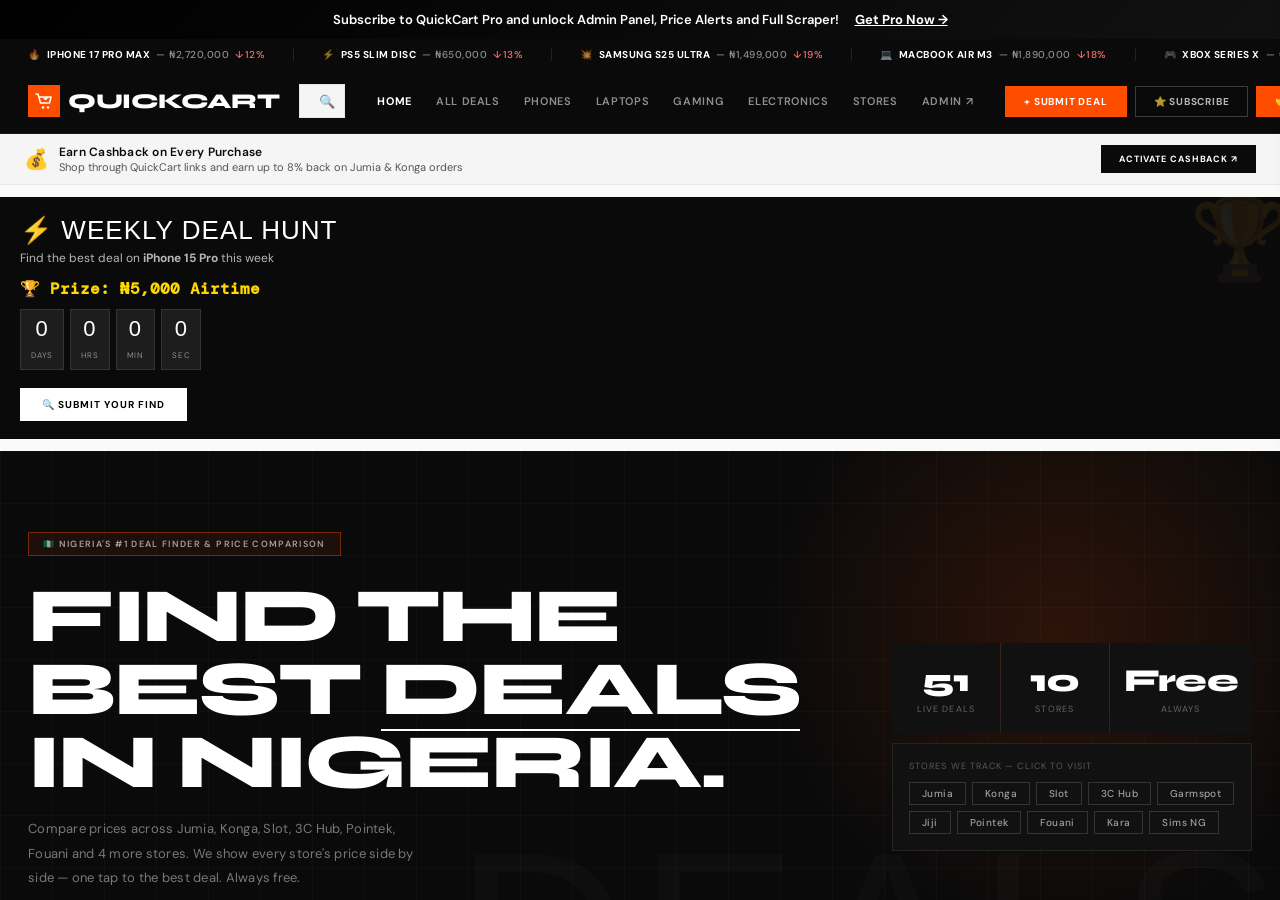
<file: index.html>
<!DOCTYPE html>
<html lang="en">
<head>
<meta charset="UTF-8">
<meta name="viewport" content="width=device-width, initial-scale=1.0">
<title>QuickCart — Nigeria's Smart Commerce Platform</title>
<meta name="description" content="Launch your online store, run your point of sale, manage inventory — one platform built for Nigerian entrepreneurs.">
<meta property="og:title" content="QuickCart — Smart Commerce Platform">
<meta property="og:description" content="Launch your online store in minutes. POS, Inventory, Accounting — all in one.">
<style>
*{box-sizing:border-box;margin:0;padding:0;}
html,body{height:100%;overflow:hidden;background:#0a0a0a;}
#app{width:100%;height:100vh;border:none;display:block;background:#0a0a0a;}
/* ─── PAGE LOADER ─── */
#loader{
  position:fixed;inset:0;
  background:#0a0a0a;
  display:flex;flex-direction:column;align-items:center;justify-content:center;
  z-index:9999;transition:opacity .5s,transform .5s;
}
#loader.fade{opacity:0;pointer-events:none;}
.ld-logo{
  font-family:'Segoe UI',system-ui,sans-serif;
  font-size:clamp(28px,5vw,42px);font-weight:900;
  letter-spacing:-.03em;color:#fff;margin-bottom:24px;
  animation:ldFade .6s ease;
}
.ld-logo span{color:#ff4d00;}
.ld-bar{width:220px;height:3px;background:#1a1a1a;overflow:hidden;border-radius:2px;}
.ld-fill{height:100%;background:linear-gradient(90deg,#ff4d00,#ff6b35);border-radius:2px;width:0;transition:width .8s cubic-bezier(.4,0,.2,1);}
.ld-txt{font-family:system-ui,sans-serif;font-size:11px;color:#333;margin-top:12px;letter-spacing:.1em;text-transform:uppercase;animation:ldFade .6s .2s ease backwards;}
@keyframes ldFade{from{opacity:0;transform:translateY(8px);}to{opacity:1;transform:translateY(0);}}
/* ─── ERROR STATE ─── */
#err-state{display:none;position:fixed;inset:0;background:#0a0a0a;align-items:center;justify-content:center;flex-direction:column;gap:16px;color:#fff;text-align:center;padding:24px;z-index:9998;}
#err-state.show{display:flex;}
#err-state h2{font-size:20px;font-weight:700;}
#err-state p{font-size:13px;color:#666;max-width:360px;line-height:1.7;}
#err-state button{background:#ff4d00;color:#fff;border:none;padding:12px 28px;font-size:13px;font-weight:700;cursor:pointer;margin-top:8px;}
</style>
</head>
<body>

<!-- SPLASH LOADER -->
<div id="loader">
  <div class="ld-logo">Quick<span>Cart</span></div>
  <div class="ld-bar"><div class="ld-fill" id="ld-fill"></div></div>
  <div class="ld-txt" id="ld-txt">Loading platform…</div>
</div>

<!-- ERROR STATE -->
<div id="err-state">
  <div style="font-size:40px">⚠️</div>
  <h2>Something went wrong</h2>
  <p id="err-msg">Unable to load the page. Please check your connection.</p>
  <button onclick="location.reload()">Try Again</button>
</div>

<!-- MAIN APP FRAME -->
<iframe id="app" src="about:blank" allowfullscreen allow="camera;microphone;payment"></iframe>

<script>
// ═══════════════════════════════════════════════════════════════════
// QUICKCART SPA ROUTER
// Maps clean URL paths → actual HTML files
// Users see: quickcart.ng/dashboard
// Browser loads: admin.html internally
// ═══════════════════════════════════════════════════════════════════

// Captured BEFORE any history rewrite so the owner is never lost
var INITIAL_STORE = (function(){ try{ return (new URLSearchParams(window.location.search).get('store')||'').trim(); }catch(e){ return ''; } })();
function activeStore(){ return CUSTOM_STORE || INITIAL_STORE || ''; }
function urlFor(path){ var st=activeStore(); return (path==='/store' && st && !CUSTOM_STORE) ? path+'?store='+encodeURIComponent(st) : path; }

var ROUTES = {
  '/'             : 'landing.html',
  '/login'        : 'landing.html',
  '/register'     : 'landing.html',
  '/signup'       : 'landing.html',
  '/trial'        : 'landing.html',
  '/pricing'      : 'landing.html',
  '/features'     : 'landing.html',
  '/dashboard'    : 'admin.html',
  '/admin'        : 'admin.html',
  '/store-editor' : 'admin.html',
  '/store'        : 'store.html',
  '/storefront'   : 'store.html',
  '/pos'          : 'pos.html',
  '/payment'      : 'payment.html',
  '/point-of-sale': 'pos.html',
  '/page-editor'  : 'page-editor.html',
  '/editor'       : 'page-editor.html',
  '/store-builder': 'store-builder.html',
  '/builder'      : 'store-builder.html',
};

// Protected routes (require login)
var PROTECTED = ['/dashboard','/admin','/store-editor','/pos','/point-of-sale','/page-editor','/editor','/store-builder','/builder'];

// ─── CUSTOM DOMAIN SUPPORT ────────────────────────────────────────
// If this site is opened on a store owner's own domain (not the platform),
// look the domain up in the central DB and show that owner's store.
var MAIN_DB = 'https://sneakerai-c96f0-default-rtdb.firebaseio.com';
var CUSTOM_STORE = '';   // owner username when on a custom domain
function isPlatformHost(h){
  h = String(h||'').toLowerCase();
  return !h || h==='localhost' || h==='127.0.0.1' || /(^|\.)quickcart\.ng$/.test(h) || /\.vercel\.app$/.test(h);
}
function domKey(d){ return String(d).toLowerCase().replace(/\./g, ','); }
function lookupCustomDomain(){
  var h = location.hostname.toLowerCase();
  if(isPlatformHost(h)) return Promise.resolve('');
  var hosts = [h]; if(h.indexOf('www.')===0) hosts.push(h.slice(4)); else hosts.push('www.'+h);
  return hosts.reduce(function(p, host){
    return p.then(function(found){
      if(found) return found;
      return fetch(MAIN_DB + '/domains/' + domKey(host) + '.json')
        .then(function(r){ return r.json(); })
        .then(function(v){ return (v && v.owner) ? String(v.owner) : ''; })
        .catch(function(){ return ''; });
    });
  }, Promise.resolve(''));
}
var MARKETING = ['/','/login','/register','/signup','/trial','/pricing','/features'];

var frame = document.getElementById('app');
var loader = document.getElementById('loader');
var fill   = document.getElementById('ld-fill');
var ldTxt  = document.getElementById('ld-txt');

// ─── PROGRESS ANIMATION ───────────────────────────────────────────
function animateLoader(targetPct, text){
  fill.style.width = targetPct + '%';
  if(text) ldTxt.textContent = text;
}
function hideLoader(){
  animateLoader(100);
  setTimeout(function(){
    loader.classList.add('fade');
    setTimeout(function(){ loader.style.display='none'; }, 500);
  }, 300);
}
function showLoader(text){
  loader.style.display = 'flex';
  loader.classList.remove('fade');
  fill.style.width = '0%';
  fill.style.transition = 'none';
  requestAnimationFrame(function(){
    fill.style.transition = 'width .8s cubic-bezier(.4,0,.2,1)';
    animateLoader(30, text||'Loading…');
  });
}

// ─── SAFE HISTORY HELPERS ─────────────────────────────────────────
// history.pushState / replaceState throw a SecurityError when the page
// runs inside an about:srcdoc iframe (e.g. Claude preview, certain
// embedding contexts). Wrap every call so the router keeps working.
function safePushState(state, title, url){
  try{ window.history.pushState(state, title, url); }catch(e){}
}
function safeReplaceState(state, title, url){
  try{ window.history.replaceState(state, title, url); }catch(e){}
}

// ─── AUTH CHECK ───────────────────────────────────────────────────
function isLoggedIn(){
  var u = localStorage.getItem('qc_logged_user');
  var p = localStorage.getItem('qc_sub_plan');
  return !!(u && p);
}

// ─── PATH RESOLVER ────────────────────────────────────────────────
function resolvePath(){
  var path = window.location.pathname.replace(/\/+$/, '') || '/';
  // Support ?store=xxx query for storefront
  var params = new URLSearchParams(window.location.search);
  if(INITIAL_STORE) return '/store';
  if(CUSTOM_STORE && MARKETING.indexOf(path) > -1) return '/store';
  // Support legacy direct .html loads
  if(path.endsWith('.html')){
    var base = path.split('/').pop().replace('.html','');
    var reverseMap = {'landing':'/','admin':'/dashboard','pos':'/pos','store':'/store','index':'/store'};
    path = reverseMap[base] || '/';
  }
  return path || '/';
}

// ─── NAVIGATE ────────────────────────────────────────────────────
function navigate(path, pushState){
  // Normalize
  if(!path) path = '/';
  if(!path.startsWith('/')) path = '/' + path;
  // Strip trailing slash unless root
  if(path !== '/' && path.endsWith('/')) path = path.slice(0,-1);
  if(CUSTOM_STORE && MARKETING.indexOf(path) > -1) path = '/store';
  // Auth guard
  if(PROTECTED.indexOf(path) > -1 && !isLoggedIn()){
    if(pushState !== false) safeReplaceState({path:'/'}, '', '/');
    loadPage('/', 'landing.html', 'login');
    return;
  }
  // Page editor is owner-only — staff are bounced back to the dashboard
  if((path==='/page-editor'||path==='/editor'||path==='/store-editor'||path==='/store-builder'||path==='/builder') && localStorage.getItem('qc_is_staff')==='1'){
    path='/dashboard';
  }
  var file = ROUTES[path] || 'landing.html';
  // An owner's store (anything but the platform's own 'admin' store) uses the dedicated storefront
  if(file==='store.html' && activeStore() && activeStore().toLowerCase()!=='admin') file='shop.html';
  if(pushState !== false){
    safePushState({path:path}, document.title, urlFor(path));
  }
  // Determine intent for landing page (login vs register tab)
  var intent = null;
  if(path === '/login') intent = 'login';
  if(path === '/register' || path === '/signup' || path === '/trial') intent = 'register';
  loadPage(path, file, intent);
}

function loadPage(path, file, intent){
  var loadingTexts = {
    'landing.html'  : 'Loading homepage…',
    'admin.html'    : 'Opening dashboard…',
    'pos.html'      : 'Starting POS terminal…',
    'store.html'    : 'Loading storefront…',
    'shop.html'     : 'Opening store…',
    'page-editor.html': 'Opening store editor…',
    'store-builder.html': 'Opening Store Builder…',
  };
  showLoader(loadingTexts[file] || 'Loading…');
  animateLoader(60);
  var sp = activeStore();
  var extra = (sp && (file === 'store.html' || file === 'shop.html')) ? 'store=' + encodeURIComponent(sp) + '&' : '';
  frame.src = file + '?' + extra + new Date().getTime();
  frame.onload = function(){
    animateLoader(90, 'Almost there…');
    // Pass intent to loaded page
    setTimeout(function(){
      try{
        if(intent === 'login')    frame.contentWindow.postMessage({action:'openLogin'}, '*');
        if(intent === 'register') frame.contentWindow.postMessage({action:'openRegister'}, '*');
      }catch(e){}
      hideLoader();
    }, 150);
  };
  frame.onerror = function(){
    hideLoader();
    document.getElementById('err-state').classList.add('show');
    document.getElementById('err-msg').textContent = 'Could not load ' + file + '. Make sure all files are uploaded.';
  };
}

// ─── LISTEN TO CHILD FRAMES ───────────────────────────────────────
window.addEventListener('message', function(e){
  if(!e.data) return;
  if(e.data.navigate)  navigate(e.data.navigate);
  if(e.data.title)     document.title = e.data.title + ' — QuickCart';
  if(e.data.action === 'showForgot'){
    // Forward to landing
    try{ frame.contentWindow.postMessage({action:'showForgot'}, '*'); }catch(err){}
  }
});

// ─── BROWSER BACK/FORWARD ────────────────────────────────────────
window.addEventListener('popstate', function(e){
  var path = (e.state && e.state.path) ? e.state.path : resolvePath();
  navigate(path, false);
});

// ─── EXPOSE GLOBAL qcNavigate (used by child frames) ─────────────
window.qcNavigate = navigate;

// ─── HANDLE DIRECT URL ACCESS ────────────────────────────────────
// e.g. user visits quickcart.ng/dashboard directly
window.addEventListener('DOMContentLoaded', function(){
  lookupCustomDomain().then(function(owner){
    CUSTOM_STORE = owner;
    var path = resolvePath();
    // Replace initial state so back button works
    safeReplaceState({path: path}, '', urlFor(path));
    navigate(path, false);
  });
});

// ─── HANDLE RESET TOKEN IN URL ────────────────────────────────────
(function(){
  var params = new URLSearchParams(window.location.search);
  if(params.get('reset_token')){
    // Load admin page and pass reset token
    window.addEventListener('DOMContentLoaded', function(){
      navigate('/dashboard', false);
      setTimeout(function(){
        try{ frame.contentWindow.postMessage({action:'resetPassword', token: params.get('reset_token'), email: params.get('reset_email')}, '*'); }catch(e){}
      }, 1500);
    });
  }
})();
</script>

</body>
</html>
</file>
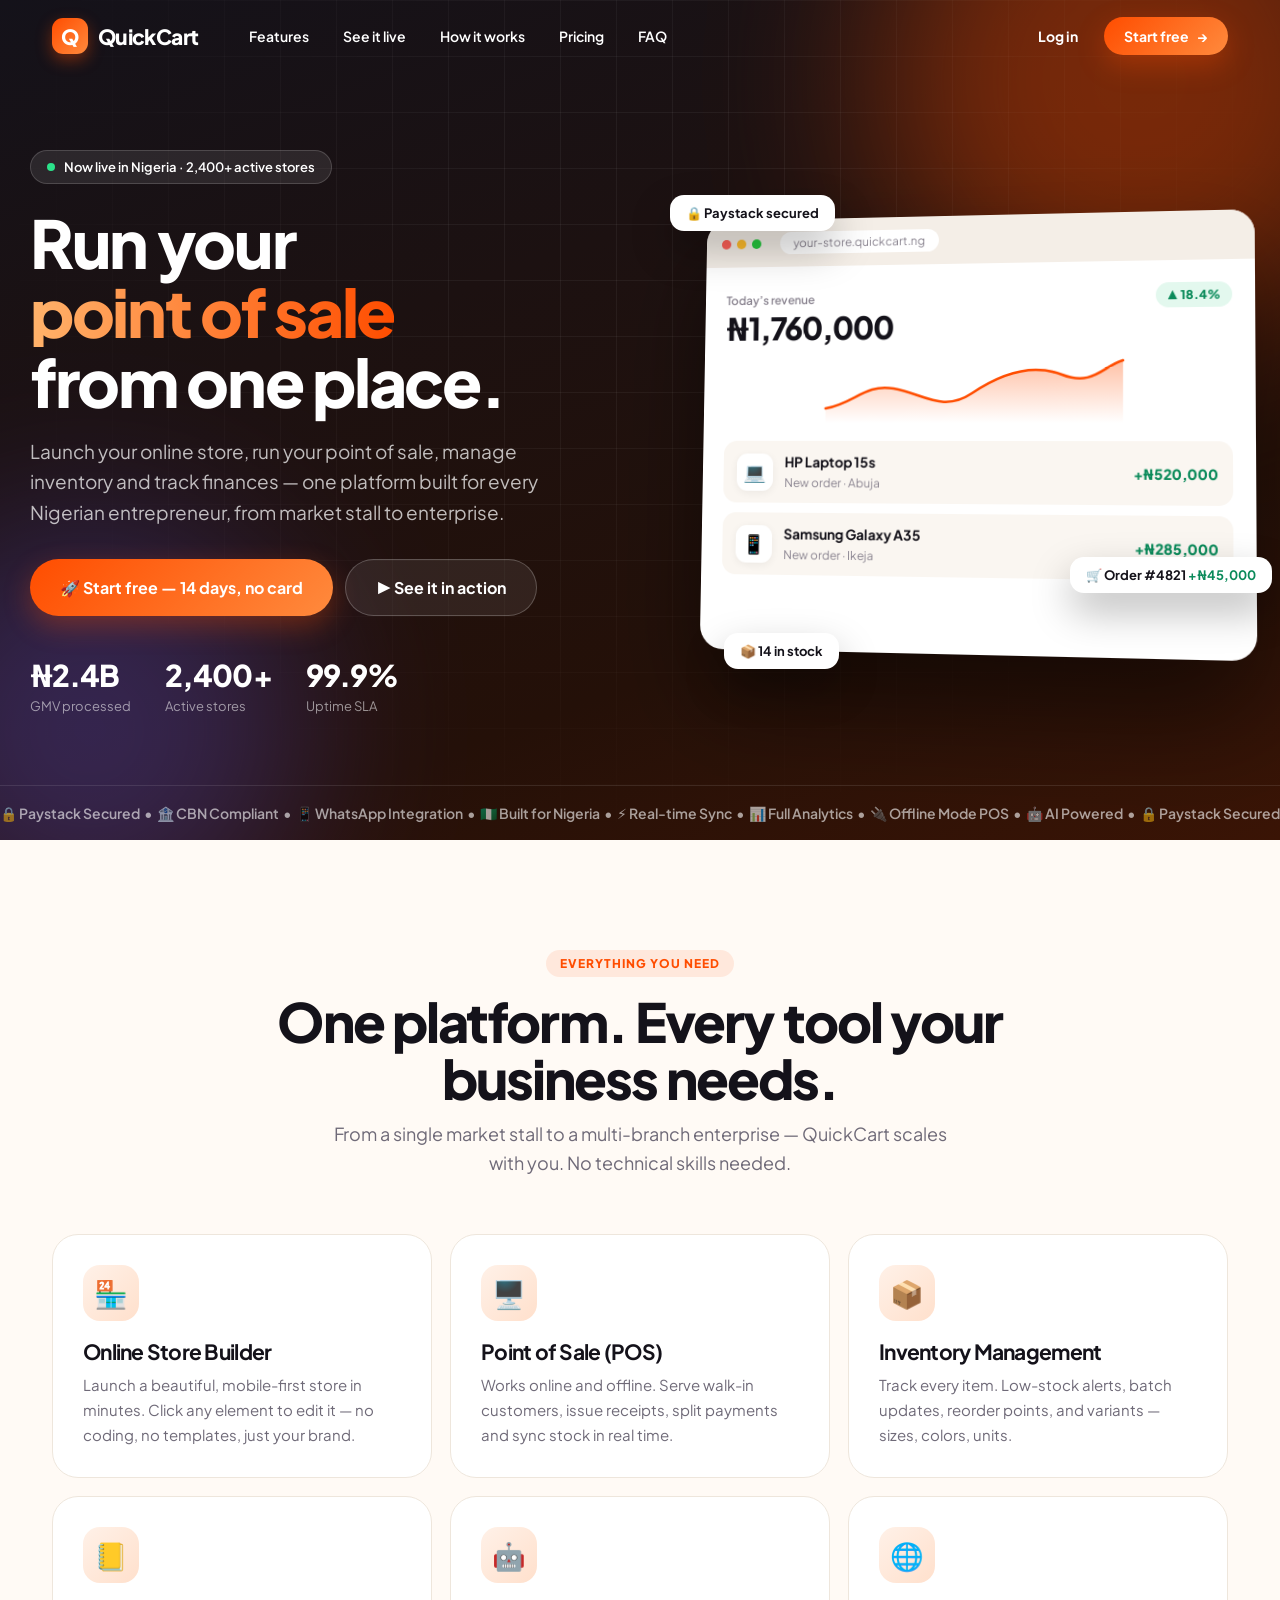
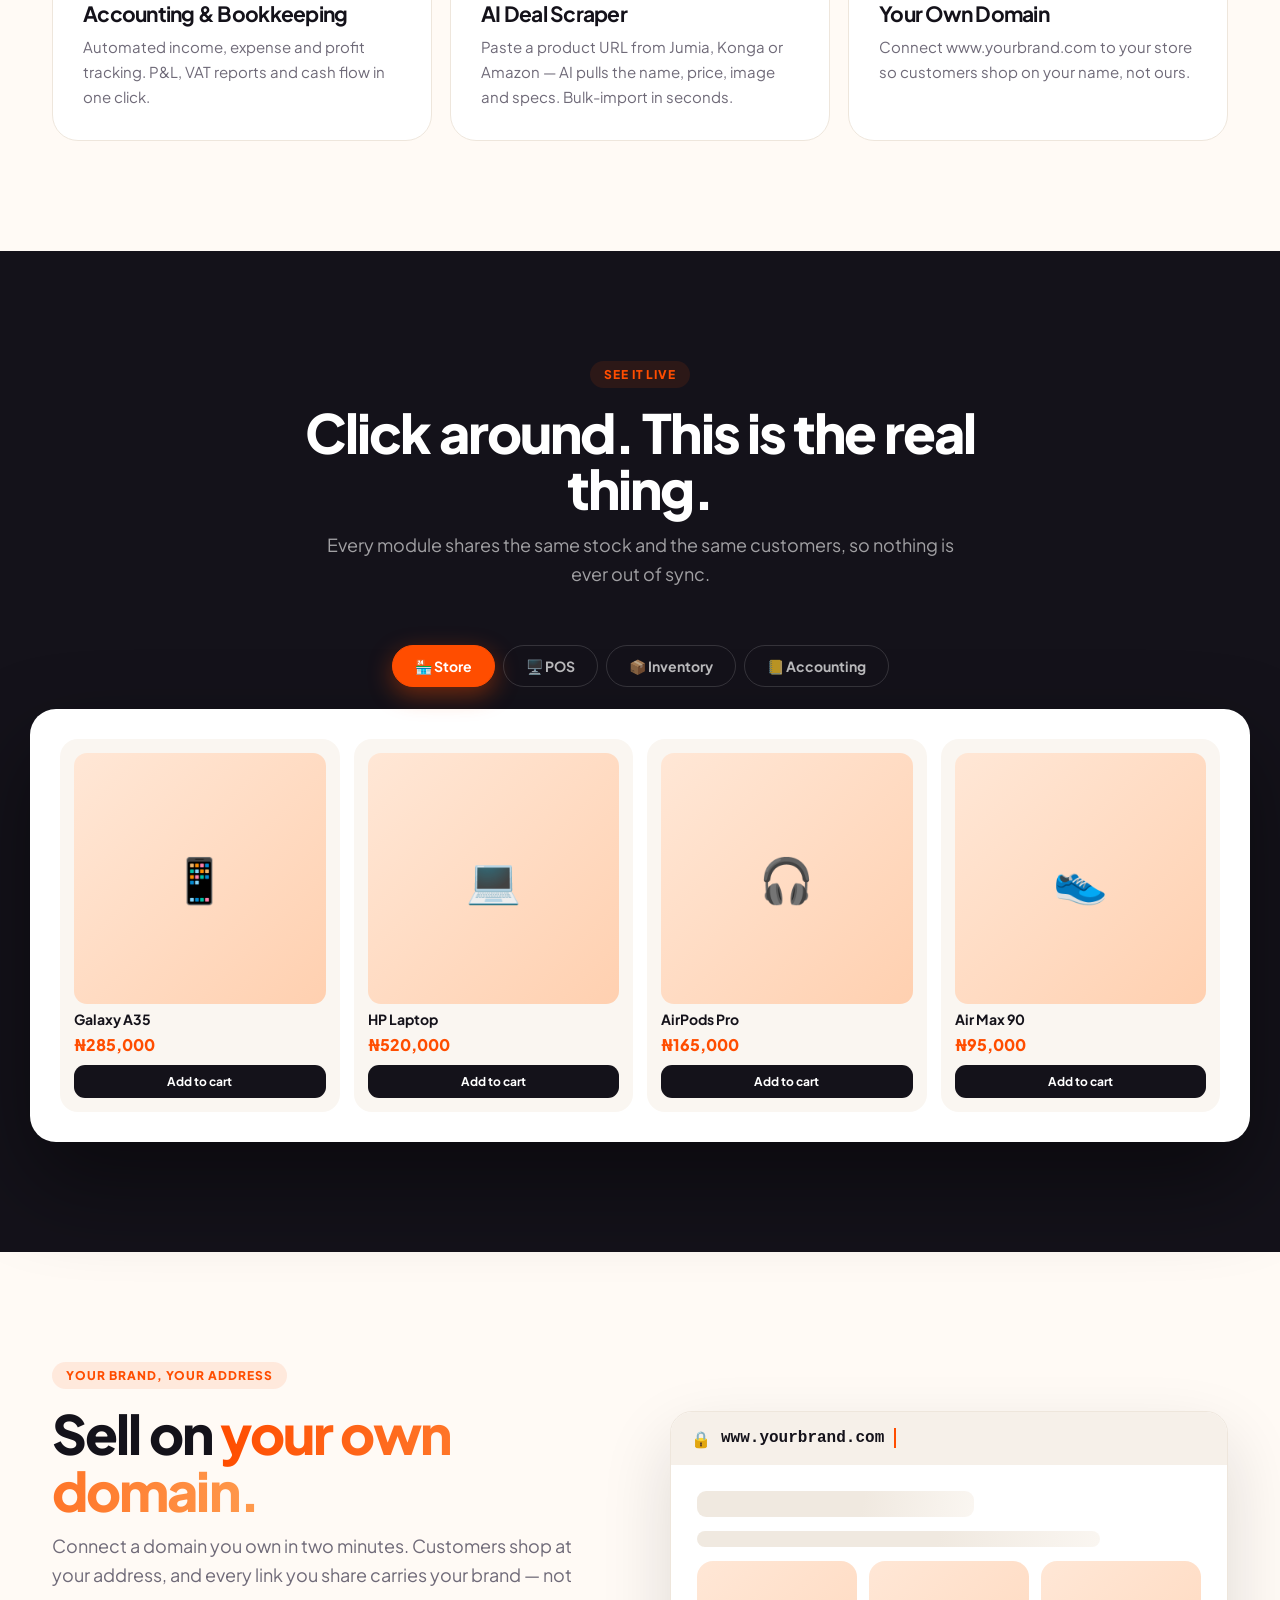
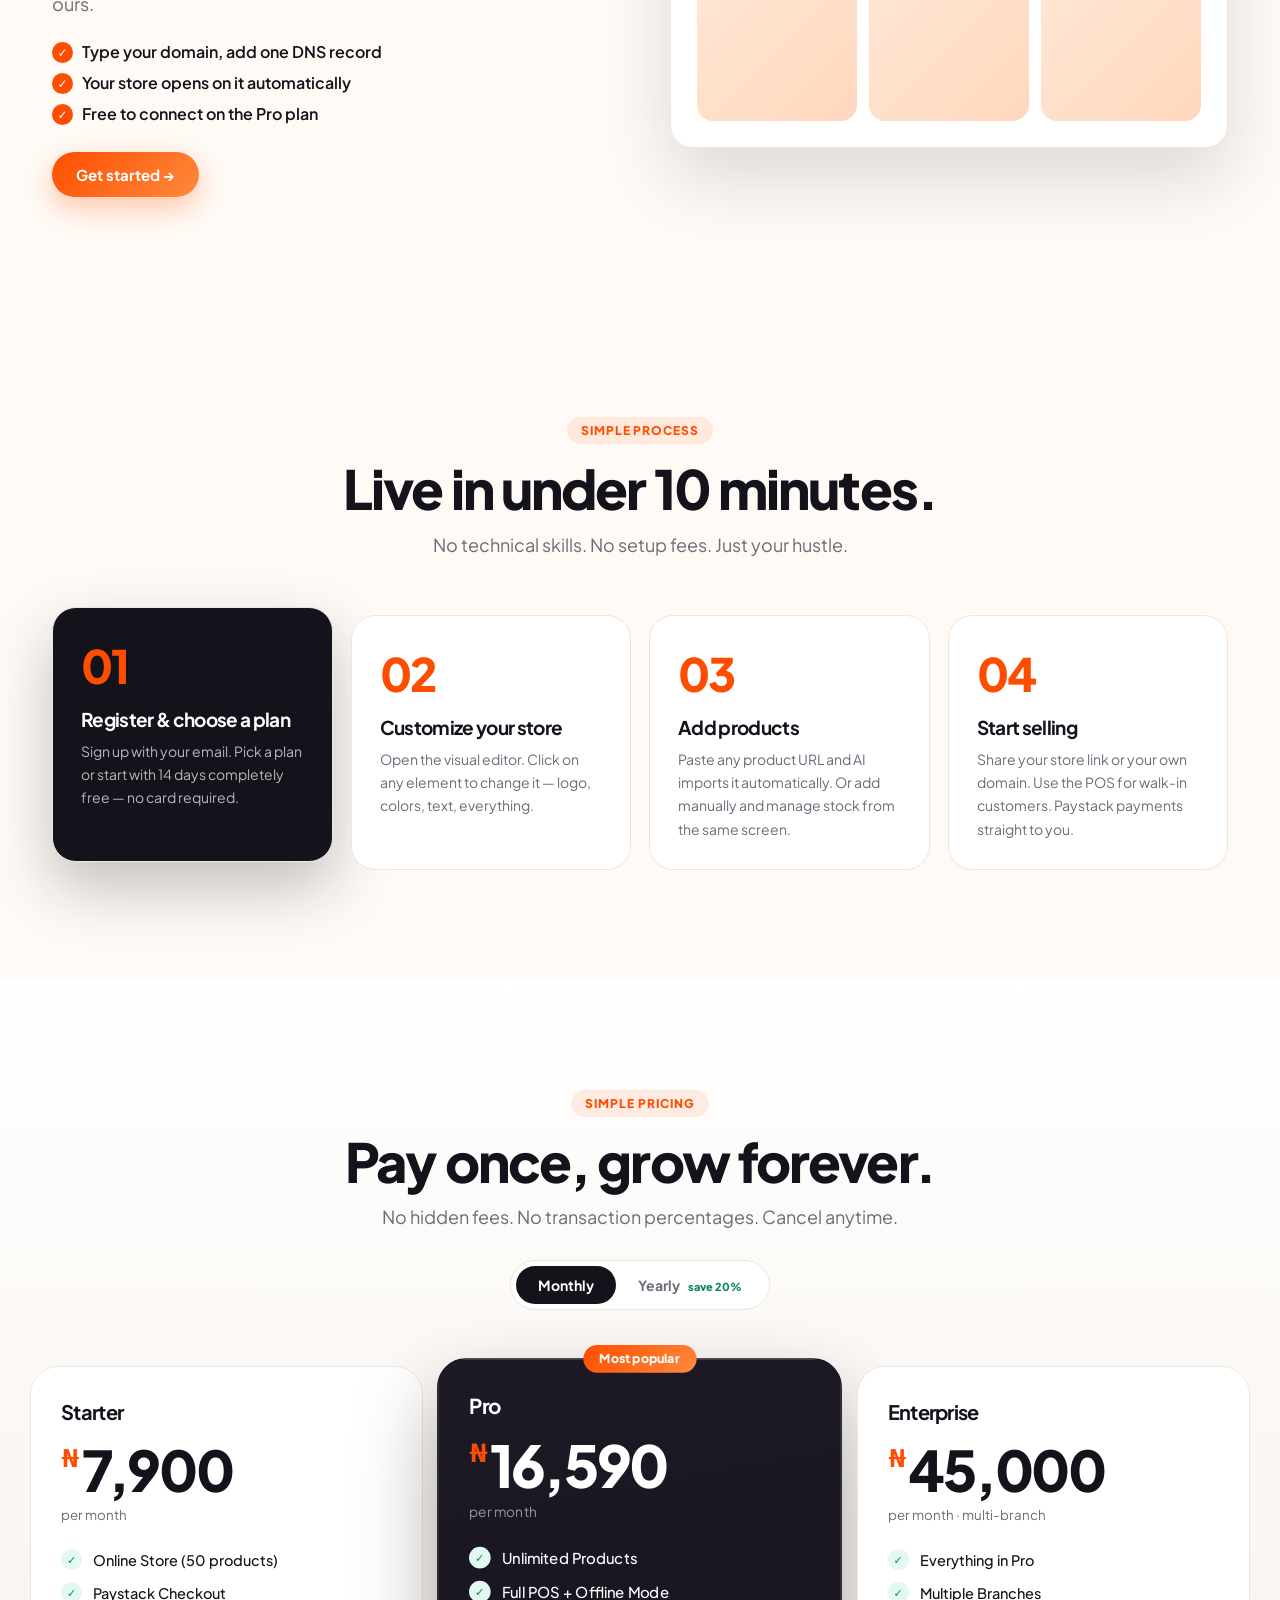
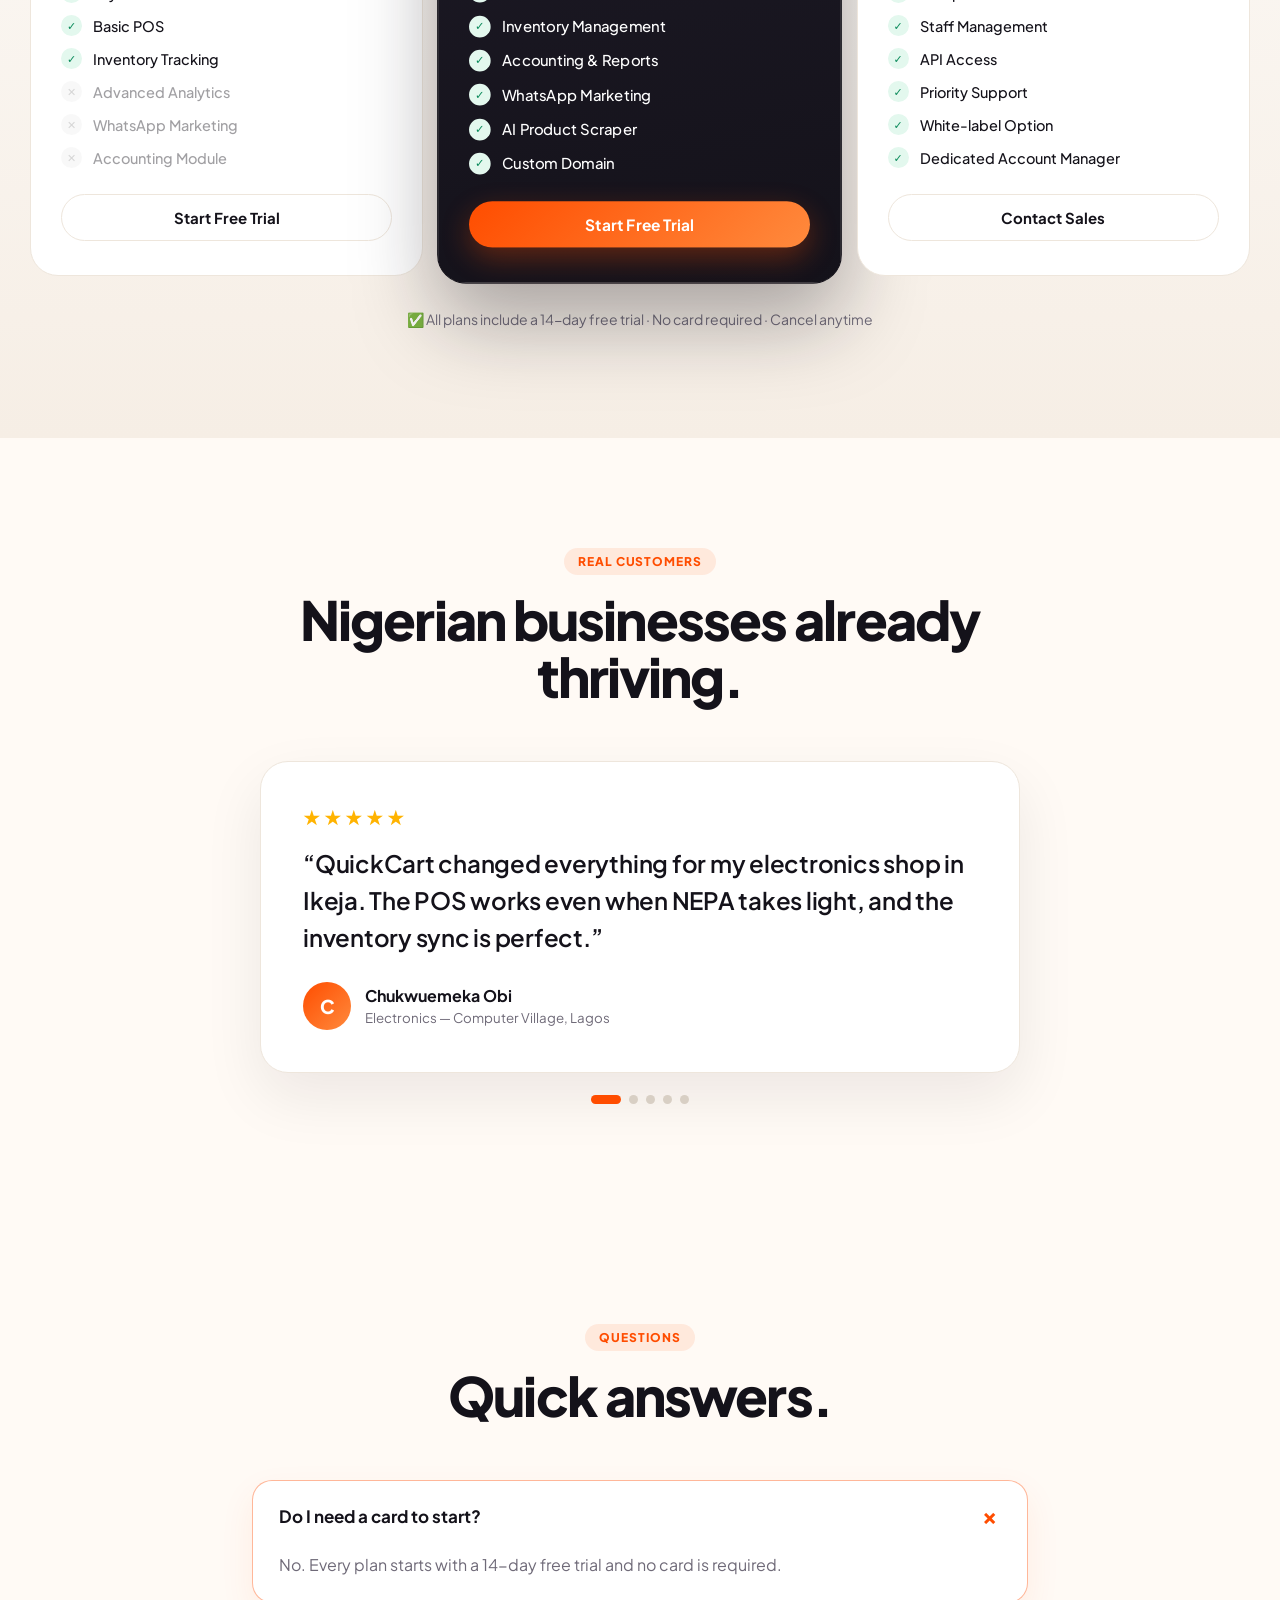
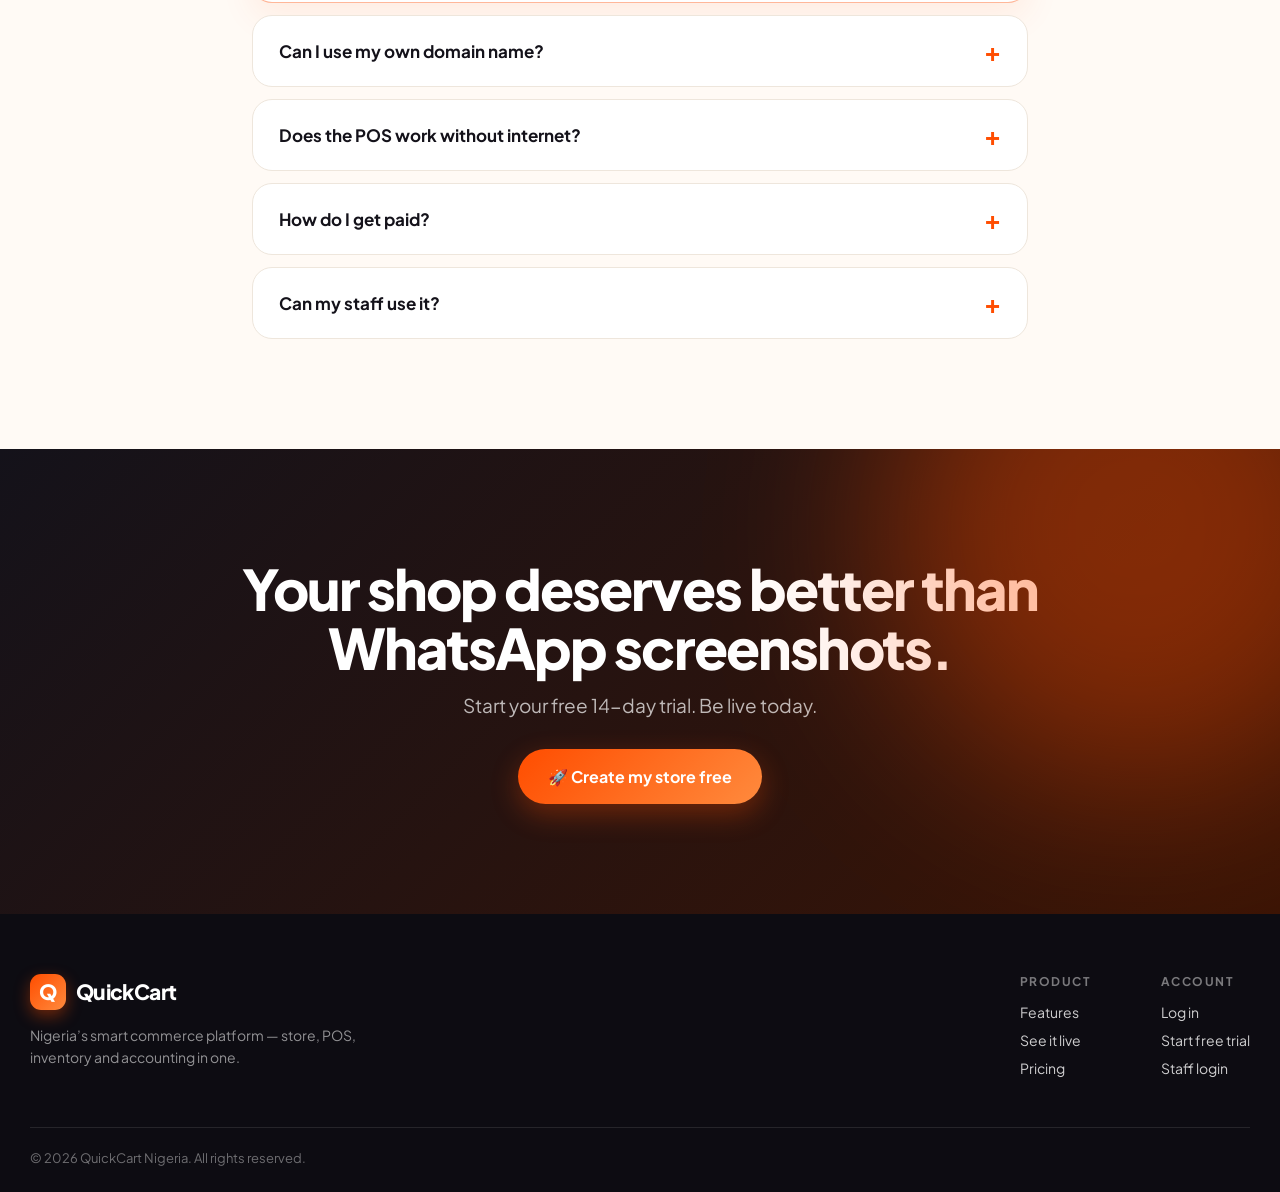
<file: landing.html>
<!DOCTYPE html>
<html lang="en">
<head>
<meta charset="UTF-8">
<meta name="viewport" content="width=device-width, initial-scale=1.0">
<title>QuickCart — Nigeria's Smart Commerce & Business Platform</title>
<meta name="description" content="Launch your online store, manage inventory, run your point of sale, and grow your business — all in one powerful platform built for Nigerian entrepreneurs.">
<link rel="preconnect" href="https://fonts.googleapis.com">
<link href="https://fonts.googleapis.com/css2?family=Syne:wght@400;500;600;700;800&family=DM+Sans:ital,opsz,wght@0,9..40,300;0,9..40,400;0,9..40,500;0,9..40,600;1,9..40,300&family=DM+Mono:wght@400;500&display=swap" rel="stylesheet">
<style>
:root{
  --ink:#0a0a0a;--bg:#fafaf8;--white:#fff;--off:#f4f3ef;
  --accent:#ff4d00;--accent2:#ff6b35;--gold:#f5c842;
  --green:#00875a;--blue:#0057ff;--purple:#7c3aed;
  --border:#e8e6e0;--ink2:#4a4a4a;--ink3:#888;--ink4:#bbb;
  --card:#fff;
}
*{box-sizing:border-box;margin:0;padding:0;}
html{scroll-behavior:smooth;}
body{font-family:'DM Sans',sans-serif;background:var(--bg);color:var(--ink);overflow-x:hidden;-webkit-font-smoothing:antialiased;}
a{text-decoration:none;color:inherit;}
img{display:block;max-width:100%;}
button,input,select{font-family:inherit;}

/* normal system cursor (custom animated cursor removed) */

/* ─── NOISE OVERLAY ─── */
body::before{content:'';position:fixed;inset:0;background-image:url("data:image/svg+xml,%3Csvg viewBox='0 0 256 256' xmlns='http://www.w3.org/2000/svg'%3E%3Cfilter id='n'%3E%3CfeTurbulence type='fractalNoise' baseFrequency='.9' numOctaves='4' stitchTiles='stitch'/%3E%3C/filter%3E%3Crect width='100%25' height='100%25' filter='url(%23n)' opacity='.03'/%3E%3C/svg%3E");pointer-events:none;z-index:9997;opacity:.4;}

/* ─── NAV ─── */
.nav{position:fixed;top:0;left:0;right:0;z-index:900;padding:0 40px;height:68px;display:flex;align-items:center;justify-content:space-between;transition:.3s;}
.nav.scrolled{background:rgba(250,250,248,.92);backdrop-filter:blur(20px);border-bottom:1px solid var(--border);box-shadow:0 2px 24px rgba(0,0,0,.06);}
.nav-logo{font-family:'Syne',sans-serif;font-size:22px;font-weight:800;letter-spacing:-.02em;display:flex;align-items:center;gap:8px;}
.nav-logo .dot{width:8px;height:8px;border-radius:50%;background:var(--accent);display:inline-block;}
.nav-links{display:flex;align-items:center;gap:32px;}
.nav-links a{font-size:13px;font-weight:500;color:var(--ink2);transition:.15s;letter-spacing:-.01em;}
.nav-links a:hover{color:var(--ink);}
.nav-right{display:flex;align-items:center;gap:12px;}
.btn-ghost{padding:9px 20px;border:1.5px solid var(--border);background:none;font-size:12px;font-weight:600;color:var(--ink);transition:.15s;letter-spacing:-.01em;}
.btn-ghost:hover{border-color:var(--ink);background:var(--ink);color:#fff;}
.btn-primary{padding:10px 24px;background:var(--accent);color:#fff;border:none;font-size:12px;font-weight:700;transition:.2s;letter-spacing:-.01em;position:relative;overflow:hidden;}
.btn-primary::after{content:'';position:absolute;inset:0;background:linear-gradient(135deg,rgba(255,255,255,.2),transparent);opacity:0;transition:.2s;}
.btn-primary:hover{background:var(--accent2);transform:translateY(-1px);box-shadow:0 8px 24px rgba(255,77,0,.3);}
.btn-primary:hover::after{opacity:1;}

/* ─── HERO ─── */
.hero{min-height:100vh;display:flex;flex-direction:column;justify-content:center;padding:120px 40px 80px;position:relative;overflow:hidden;}
.hero-bg{position:absolute;inset:0;background:linear-gradient(135deg,#0a0a0a 0%,#1a1a1a 50%,#0d0d0d 100%);z-index:0;}
.hero-grid{position:absolute;inset:0;background-image:linear-gradient(rgba(255,255,255,.03) 1px,transparent 1px),linear-gradient(90deg,rgba(255,255,255,.03) 1px,transparent 1px);background-size:60px 60px;z-index:1;}
.hero-glow{position:absolute;width:600px;height:600px;border-radius:50%;background:radial-gradient(circle,rgba(255,77,0,.15) 0%,transparent 70%);top:-100px;right:-100px;z-index:1;animation:glow-pulse 4s ease-in-out infinite;}
.hero-glow2{position:absolute;width:400px;height:400px;border-radius:50%;background:radial-gradient(circle,rgba(0,87,255,.1) 0%,transparent 70%);bottom:0;left:100px;z-index:1;animation:glow-pulse 6s ease-in-out infinite reverse;}
@keyframes glow-pulse{0%,100%{opacity:.6;transform:scale(1);}50%{opacity:1;transform:scale(1.1);}}
.hero-content{position:relative;z-index:2;max-width:1200px;margin:0 auto;width:100%;}
.hero-badge{display:inline-flex;align-items:center;gap:8px;border:1px solid rgba(255,255,255,.15);padding:6px 14px;margin-bottom:32px;background:rgba(255,255,255,.05);}
.hero-badge span{font-size:10px;font-weight:600;letter-spacing:.12em;text-transform:uppercase;color:rgba(255,255,255,.6);}
.hero-badge .live-dot{width:6px;height:6px;border-radius:50%;background:var(--gold);animation:pulse 1.5s ease infinite;}
@keyframes pulse{0%,100%{opacity:1;transform:scale(1);}50%{opacity:.4;transform:scale(.8);}}
.hero-h{font-family:'Syne',sans-serif;font-size:clamp(52px,7vw,96px);font-weight:800;line-height:.93;letter-spacing:-.03em;color:#fff;margin-bottom:28px;}
.hero-h .accent-word{color:var(--accent);display:inline-block;position:relative;}
.hero-h .accent-word::after{content:'';position:absolute;bottom:-4px;left:0;right:0;height:3px;background:var(--accent);transform:scaleX(0);transform-origin:left;animation:underline-in 1s .8s forwards;}
@keyframes underline-in{to{transform:scaleX(1);}}
.hero-h .outline-word{-webkit-text-stroke:2px rgba(255,255,255,.4);color:transparent;}
.hero-sub{font-size:clamp(15px,1.5vw,18px);color:rgba(255,255,255,.5);line-height:1.8;max-width:540px;margin-bottom:48px;font-weight:300;}
.hero-ctas{display:flex;gap:14px;flex-wrap:wrap;margin-bottom:72px;}
.hero-cta-big{padding:16px 36px;background:var(--accent);color:#fff;border:none;font-size:14px;font-weight:700;transition:.2s;letter-spacing:-.01em;display:inline-flex;align-items:center;gap:10px;}
.hero-cta-big:hover{transform:translateY(-2px);box-shadow:0 12px 32px rgba(255,77,0,.4);}
.hero-cta-secondary{padding:16px 28px;background:rgba(255,255,255,.06);color:rgba(255,255,255,.8);border:1px solid rgba(255,255,255,.12);font-size:13px;font-weight:500;transition:.2s;display:inline-flex;align-items:center;gap:8px;}
.hero-cta-secondary:hover{background:rgba(255,255,255,.1);}
.hero-stats{display:grid;grid-template-columns:repeat(3,1fr);gap:1px;background:rgba(255,255,255,.08);max-width:520px;}
.hstat{background:rgba(255,255,255,.04);padding:20px 24px;}
.hstat-val{font-family:'Syne',sans-serif;font-size:32px;font-weight:800;color:#fff;margin-bottom:4px;letter-spacing:-.02em;}
.hstat-val span{color:var(--accent);}
.hstat-lbl{font-size:11px;color:rgba(255,255,255,.35);letter-spacing:.06em;text-transform:uppercase;}

/* ─── FLOATING PRODUCT CARDS (hero visual) ─── */
.hero-visual{position:absolute;right:40px;top:50%;transform:translateY(-50%);z-index:2;width:420px;display:none;}
@media(min-width:1100px){.hero-visual{display:block;}}
.fcard{background:rgba(255,255,255,.06);border:1px solid rgba(255,255,255,.1);padding:14px 16px;margin-bottom:10px;backdrop-filter:blur(20px);transition:.3s;position:relative;overflow:hidden;}
.fcard::before{content:'';position:absolute;inset:0;background:linear-gradient(135deg,rgba(255,255,255,.05),transparent);pointer-events:none;}
.fcard:hover{background:rgba(255,255,255,.1);transform:translateX(-4px);}
.fcard-row{display:flex;align-items:center;gap:12px;}
.fcard-ico{width:40px;height:40px;border-radius:0;display:flex;align-items:center;justify-content:center;font-size:20px;flex-shrink:0;}
.fcard-name{font-size:12px;font-weight:600;color:#fff;margin-bottom:2px;}
.fcard-meta{font-size:10px;color:rgba(255,255,255,.4);}
.fcard-price{margin-left:auto;font-family:'DM Mono',monospace;font-size:13px;font-weight:500;color:var(--gold);}
.fcard-badge{position:absolute;top:8px;right:8px;background:var(--accent);color:#fff;font-size:8px;font-weight:700;padding:2px 6px;letter-spacing:.06em;}

/* ─── SECTION COMMON ─── */
section{padding:100px 40px;}
.section-label{font-size:10px;font-weight:700;letter-spacing:.15em;text-transform:uppercase;color:var(--accent);margin-bottom:16px;display:flex;align-items:center;gap:8px;}
.section-label::before{content:'';width:24px;height:2px;background:var(--accent);}
.section-h{font-family:'Syne',sans-serif;font-size:clamp(36px,4vw,56px);font-weight:800;letter-spacing:-.03em;line-height:1.05;margin-bottom:20px;}
.section-sub{font-size:16px;color:var(--ink2);line-height:1.8;max-width:560px;}

/* ─── MARQUEE TRUST BAR ─── */
.trust-bar{background:var(--ink);padding:16px 0;overflow:hidden;border-top:1px solid #222;border-bottom:1px solid #222;}
.trust-track{display:flex;gap:56px;animation:slide 25s linear infinite;white-space:nowrap;}
.trust-item{display:inline-flex;align-items:center;gap:8px;font-size:11px;font-weight:600;color:rgba(255,255,255,.35);letter-spacing:.08em;text-transform:uppercase;flex-shrink:0;}
.trust-item span{font-size:16px;}
@keyframes slide{from{transform:translateX(0)}to{transform:translateX(-50%)}}

/* ─── FEATURES GRID ─── */
.features{background:var(--bg);}
.feat-grid{display:grid;grid-template-columns:repeat(3,1fr);gap:1px;background:var(--border);margin-top:64px;}
.feat{background:var(--bg);padding:40px 32px;transition:.2s;position:relative;overflow:hidden;}
.feat::after{content:'';position:absolute;bottom:0;left:0;right:0;height:3px;background:linear-gradient(90deg,var(--accent),var(--accent2));transform:scaleX(0);transform-origin:left;transition:.3s;}
.feat:hover{background:var(--white);}
.feat:hover::after{transform:scaleX(1);}
.feat-ico{width:52px;height:52px;background:var(--ink);display:flex;align-items:center;justify-content:center;font-size:24px;margin-bottom:20px;transition:.2s;}
.feat:hover .feat-ico{background:var(--accent);}
.feat-title{font-family:'Syne',sans-serif;font-size:20px;font-weight:700;margin-bottom:10px;letter-spacing:-.02em;}
.feat-desc{font-size:13px;color:var(--ink2);line-height:1.8;}
.feat-link{font-size:11px;font-weight:700;color:var(--accent);letter-spacing:.04em;text-transform:uppercase;margin-top:16px;display:inline-flex;align-items:center;gap:6px;transition:.15s;}
.feat-link:hover{gap:10px;}

/* ─── MODULES SHOWCASE ─── */
.modules{background:var(--ink);color:#fff;overflow:hidden;}
.modules .section-h{color:#fff;}
.modules .section-sub{color:rgba(255,255,255,.5);}
.mod-tabs{display:flex;gap:0;border-bottom:1px solid rgba(255,255,255,.1);margin-top:48px;overflow-x:auto;}
.mod-tab{padding:14px 24px;font-size:12px;font-weight:600;color:rgba(255,255,255,.4);border:none;background:none;transition:.2s;border-bottom:2px solid transparent;white-space:nowrap;letter-spacing:.04em;text-transform:uppercase;}
.mod-tab:hover{color:rgba(255,255,255,.7);}
.mod-tab.on{color:#fff;border-bottom-color:var(--accent);}
.mod-panes{position:relative;}
.mod-pane{display:none;padding:48px 0;}
.mod-pane.on{display:grid;grid-template-columns:1fr 1fr;gap:64px;align-items:center;}
.mod-pane-text h3{font-family:'Syne',sans-serif;font-size:32px;font-weight:800;margin-bottom:16px;letter-spacing:-.02em;}
.mod-pane-text p{font-size:14px;color:rgba(255,255,255,.55);line-height:1.9;margin-bottom:24px;}
.mod-feature-list{display:flex;flex-direction:column;gap:10px;}
.mod-feat{display:flex;align-items:flex-start;gap:12px;font-size:13px;color:rgba(255,255,255,.7);}
.mod-feat-check{width:20px;height:20px;background:var(--accent);display:flex;align-items:center;justify-content:center;font-size:11px;flex-shrink:0;margin-top:1px;}
.mod-screen{background:rgba(255,255,255,.05);border:1px solid rgba(255,255,255,.1);padding:24px;position:relative;overflow:hidden;min-height:360px;display:flex;flex-direction:column;gap:12px;}
.mod-screen-bar{height:8px;background:rgba(255,255,255,.06);border-radius:2px;}
.mod-screen-bar.w40{width:40%;}
.mod-screen-bar.w60{width:60%;}
.mod-screen-bar.w80{width:80%;}
.mod-screen-row{display:grid;grid-template-columns:1fr 1fr 1fr;gap:8px;}
.mod-screen-card{background:rgba(255,255,255,.05);border:1px solid rgba(255,255,255,.08);padding:12px;text-align:center;}
.mod-screen-card .val{font-family:'Syne',sans-serif;font-size:22px;font-weight:700;color:#fff;}
.mod-screen-card .lbl{font-size:9px;color:rgba(255,255,255,.3);margin-top:2px;text-transform:uppercase;letter-spacing:.06em;}
.mod-screen-table{width:100%;border-collapse:collapse;margin-top:8px;}
.mod-screen-table tr{border-bottom:1px solid rgba(255,255,255,.05);}
.mod-screen-table td{padding:7px 0;font-size:11px;color:rgba(255,255,255,.5);}
.mod-screen-table td:last-child{text-align:right;color:#4ade80;font-family:'DM Mono',monospace;}
.pos-keypad{display:grid;grid-template-columns:repeat(3,1fr);gap:6px;margin-top:8px;}
.pos-key{background:rgba(255,255,255,.07);border:1px solid rgba(255,255,255,.1);padding:12px;text-align:center;font-family:'Syne',sans-serif;font-size:14px;font-weight:700;color:#fff;transition:.15s;}
.pos-key:hover{background:rgba(255,255,255,.15);}
.pos-key.action{background:var(--accent);}

/* ─── HOW IT WORKS ─── */
.how{background:var(--off);}
.steps{display:grid;grid-template-columns:repeat(4,1fr);gap:0;margin-top:72px;position:relative;}
.steps::before{content:'';position:absolute;top:28px;left:12.5%;right:12.5%;height:2px;background:repeating-linear-gradient(90deg,var(--border) 0,var(--border) 8px,transparent 8px,transparent 16px);z-index:0;}
.step{text-align:center;padding:0 20px;position:relative;z-index:1;}
.step-num{width:56px;height:56px;background:var(--ink);color:#fff;font-family:'Syne',sans-serif;font-size:20px;font-weight:800;display:flex;align-items:center;justify-content:center;margin:0 auto 24px;transition:.2s;}
.step:hover .step-num{background:var(--accent);}
.step-title{font-family:'Syne',sans-serif;font-size:17px;font-weight:700;margin-bottom:10px;letter-spacing:-.01em;}
.step-desc{font-size:13px;color:var(--ink2);line-height:1.8;}

/* ─── PRICING ─── */
.pricing{background:var(--bg);}
.plans{display:grid;grid-template-columns:repeat(3,1fr);gap:1px;background:var(--border);margin-top:64px;}
.plan{background:var(--bg);padding:40px 32px;position:relative;transition:.2s;}
.plan.featured{background:var(--ink);color:#fff;}
.plan-badge{position:absolute;top:24px;right:24px;background:var(--accent);color:#fff;font-size:9px;font-weight:700;padding:3px 10px;letter-spacing:.08em;text-transform:uppercase;}
.plan-name{font-family:'Syne',sans-serif;font-size:13px;font-weight:700;letter-spacing:.1em;text-transform:uppercase;margin-bottom:12px;color:var(--ink3);}
.plan.featured .plan-name{color:rgba(255,255,255,.5);}
.plan-price{font-family:'Syne',sans-serif;font-size:48px;font-weight:800;letter-spacing:-.03em;margin-bottom:4px;line-height:1;}
.plan-price sup{font-size:20px;vertical-align:top;margin-top:10px;font-weight:500;}
.plan-cycle{font-size:12px;color:var(--ink3);margin-bottom:32px;}
.plan.featured .plan-cycle{color:rgba(255,255,255,.4);}
.plan-features{display:flex;flex-direction:column;gap:10px;margin-bottom:36px;}
.plan-feat{display:flex;align-items:center;gap:10px;font-size:13px;}
.plan.featured .plan-feat{color:rgba(255,255,255,.8);}
.plan-feat-ico{width:18px;height:18px;display:flex;align-items:center;justify-content:center;font-size:11px;flex-shrink:0;}
.plan-feat-ico.yes{color:var(--green);}
.plan.featured .plan-feat-ico.yes{color:#4ade80;}
.plan-feat-ico.no{color:var(--ink4);}
.plan-cta{display:block;text-align:center;padding:13px;font-size:12px;font-weight:700;transition:.2s;letter-spacing:.04em;text-transform:uppercase;}
.plan:not(.featured) .plan-cta{background:var(--ink);color:#fff;}
.plan:not(.featured) .plan-cta:hover{background:var(--accent);}
.plan.featured .plan-cta{background:var(--accent);color:#fff;}
.plan.featured .plan-cta:hover{background:var(--accent2);}

/* ─── TESTIMONIALS ─── */
.testimonials{background:var(--off);overflow:hidden;}
.testi-track-wrap{overflow:hidden;margin:64px -40px 0;}
.testi-track{display:flex;gap:20px;animation:slide-testi 40s linear infinite;padding:0 40px;}
.testi-track:hover{animation-play-state:paused;}
.testi{background:var(--white);border:1px solid var(--border);padding:28px;min-width:320px;flex-shrink:0;}
.testi-text{font-size:14px;color:var(--ink2);line-height:1.8;margin-bottom:20px;font-style:italic;}
.testi-author{display:flex;align-items:center;gap:12px;}
.testi-avatar{width:40px;height:40px;border-radius:50%;background:var(--ink);display:flex;align-items:center;justify-content:center;font-family:'Syne',sans-serif;font-size:16px;font-weight:800;color:#fff;flex-shrink:0;}
.testi-name{font-size:13px;font-weight:700;}
.testi-role{font-size:11px;color:var(--ink3);}
.testi-stars{color:var(--gold);font-size:12px;margin-bottom:12px;}
@keyframes slide-testi{from{transform:translateX(0)}to{transform:translateX(calc(-50% - 10px))}}

/* ─── CTA BAND ─── */
.cta-band{background:var(--accent);padding:80px 40px;text-align:center;position:relative;overflow:hidden;}
.cta-band::before{content:'';position:absolute;inset:0;background:linear-gradient(135deg,var(--accent) 0%,#c83700 100%);}
.cta-band-content{position:relative;z-index:1;}
.cta-band h2{font-family:'Syne',sans-serif;font-size:clamp(36px,5vw,64px);font-weight:800;color:#fff;letter-spacing:-.03em;margin-bottom:16px;line-height:1.05;}
.cta-band p{font-size:16px;color:rgba(255,255,255,.7);margin-bottom:40px;}
.cta-band .btn-white{background:#fff;color:var(--accent);padding:16px 40px;font-size:14px;font-weight:800;border:none;transition:.2s;display:inline-block;letter-spacing:-.01em;}
.cta-band .btn-white:hover{transform:translateY(-2px);box-shadow:0 12px 32px rgba(0,0,0,.2);}

/* ─── FOOTER ─── */
footer{background:var(--ink);color:rgba(255,255,255,.5);padding:72px 40px 40px;}
.footer-grid{display:grid;grid-template-columns:2fr 1fr 1fr 1fr;gap:48px;max-width:1200px;margin:0 auto 56px;}
.footer-brand .logo-text{font-family:'Syne',sans-serif;font-size:24px;font-weight:800;color:#fff;letter-spacing:-.02em;margin-bottom:14px;}
.footer-brand p{font-size:13px;line-height:1.8;max-width:260px;}
.footer-col h4{font-size:11px;font-weight:700;letter-spacing:.1em;text-transform:uppercase;color:rgba(255,255,255,.3);margin-bottom:16px;}
.footer-col a{display:block;font-size:13px;color:rgba(255,255,255,.5);margin-bottom:8px;transition:.15s;}
.footer-col a:hover{color:#fff;}
.footer-bottom{border-top:1px solid rgba(255,255,255,.08);padding-top:28px;display:flex;justify-content:space-between;align-items:center;flex-wrap:gap;max-width:1200px;margin:0 auto;}
.footer-bottom span{font-size:12px;}

/* ─── REGISTER MODAL ─── */
.modal-bg{position:fixed;inset:0;background:rgba(0,0,0,.8);z-index:9000;display:none;align-items:center;justify-content:center;backdrop-filter:blur(8px);}
.modal-bg.open{display:flex;}
.modal{background:#fff;max-width:480px;width:92%;overflow:hidden;position:relative;max-height:90vh;overflow-y:auto;}
.modal-close{position:absolute;top:16px;right:16px;background:none;border:none;font-size:20px;color:#888;z-index:10;}
.reg-header{background:var(--ink);padding:32px;text-align:center;}
.reg-header h2{font-family:'Syne',sans-serif;font-size:26px;font-weight:800;color:#fff;letter-spacing:-.02em;margin-bottom:6px;}
.reg-header p{font-size:12px;color:rgba(255,255,255,.4);letter-spacing:.06em;text-transform:uppercase;}
.reg-tabs{display:flex;border-bottom:1px solid var(--border);}
.reg-tab{flex:1;padding:13px;font-size:11px;font-weight:700;border:none;background:#fff;color:var(--ink3);cursor:pointer;border-bottom:2px solid transparent;transition:.15s;letter-spacing:.06em;text-transform:uppercase;}
.reg-tab.on{color:var(--ink);border-bottom-color:var(--accent);}
.reg-body{padding:28px;}
.reg-pane{display:none;}
.reg-pane.on{display:block;}
.ff{margin-bottom:14px;}
.ff label{display:block;font-size:9px;font-weight:700;letter-spacing:.1em;text-transform:uppercase;color:#888;margin-bottom:5px;}
.ff input,.ff select{width:100%;border:1.5px solid var(--border);padding:10px 12px;font-size:13px;outline:none;transition:.15s;background:#fff;color:var(--ink);}
.ff input:focus,.ff select:focus{border-color:var(--ink);}
.plan-cards{display:grid;grid-template-columns:1fr 1fr;gap:8px;margin-bottom:16px;}
.plan-card{border:2px solid var(--border);padding:14px;cursor:pointer;transition:.15s;text-align:center;}
.plan-card.sel{border-color:var(--accent);background:#fff5f0;}
.plan-card h4{font-family:'Syne',sans-serif;font-size:15px;font-weight:800;margin-bottom:4px;}
.plan-card p{font-size:11px;color:var(--ink3);}
.plan-card .price{font-size:18px;font-weight:800;color:var(--accent);margin-top:6px;}
.trial-badge{background:var(--gold);color:var(--ink);font-size:9px;font-weight:700;padding:2px 8px;letter-spacing:.06em;text-transform:uppercase;display:inline-block;margin-top:4px;}
.reg-cta{width:100%;background:var(--accent);color:#fff;border:none;padding:14px;font-size:13px;font-weight:700;cursor:pointer;transition:.2s;letter-spacing:.04em;text-transform:uppercase;margin-top:4px;}
.reg-cta:hover{background:var(--accent2);}
.reg-err{display:none;background:#fce4e4;color:#c00;padding:8px 12px;font-size:11px;font-weight:600;margin-bottom:12px;}
.reg-success{display:none;background:#f0faf4;border:1px solid #b2dfdb;color:#1a6b3c;padding:14px;font-size:12px;font-weight:600;margin-bottom:12px;}
.divider{display:flex;align-items:center;gap:12px;margin:16px 0;color:var(--ink3);font-size:11px;}
.divider::before,.divider::after{content:'';flex:1;height:1px;background:var(--border);}

/* ─── FLOATING ELEMENTS ─── */
.floating-cta{position:fixed;bottom:28px;right:28px;z-index:800;animation:float-up .6s .5s backwards;}
@keyframes float-up{from{opacity:0;transform:translateY(16px);}to{opacity:1;transform:translateY(0);}}
.floating-cta button{background:var(--accent);color:#fff;border:none;padding:14px 24px;font-size:13px;font-weight:700;box-shadow:0 8px 24px rgba(255,77,0,.4);transition:.2s;display:flex;align-items:center;gap:8px;}
.floating-cta button:hover{transform:translateY(-2px);box-shadow:0 12px 32px rgba(255,77,0,.5);}

/* ─── ANIMATIONS ─── */
.reveal{opacity:0;transform:translateY(28px);transition:opacity .7s,transform .7s;}
.reveal.visible{opacity:1;transform:translateY(0);}

/* ─── RESPONSIVE ─── */
@media(max-width:900px){
  section{padding:72px 24px;}
  .nav{padding:0 24px;}
  .hero{padding:100px 24px 72px;}
  .feat-grid{grid-template-columns:1fr 1fr;}
  .plans{grid-template-columns:1fr;}
  .steps{grid-template-columns:1fr 1fr;gap:32px;}
  .steps::before{display:none;}
  .footer-grid{grid-template-columns:1fr 1fr;gap:32px;}
  .mod-pane.on{grid-template-columns:1fr;}
  .footer-bottom{flex-direction:column;gap:12px;text-align:center;}
}
@media(max-width:640px){
  .nav-links{display:none;}
  .hero-h{font-size:44px;}
  .feat-grid{grid-template-columns:1fr;}
  .hero-ctas{flex-direction:column;}
  .hero-cta-big,.hero-cta-secondary{width:100%;justify-content:center;}
  .footer-grid{grid-template-columns:1fr;}
  .plan-cards{grid-template-columns:1fr;}
  .floating-cta{bottom:16px;right:16px;}
}

/* ══ RESPONSIVE ENHANCEMENTS — Landing ══════════════════════════════ */
@media(max-width:1100px){
  .hero{padding:110px 28px 72px;}
  .hero-h{font-size:clamp(44px,6vw,78px);}
}
@media(max-width:900px){
  section{padding:72px 24px;}
  .nav{padding:0 24px;}
  .hero{padding:100px 24px 64px;}
  .feat-grid{grid-template-columns:1fr 1fr;}
  .plans,.plan-cards{grid-template-columns:1fr;}
  .steps{grid-template-columns:1fr 1fr;gap:28px;}
  .steps::before{display:none;}
  .footer-grid{grid-template-columns:1fr 1fr;gap:24px;}
  .mod-pane.on{grid-template-columns:1fr;}
  .footer-bottom{flex-direction:column;gap:10px;text-align:center;}
  .hero-stats{grid-template-columns:repeat(3,1fr);}
}
@media(max-width:640px){
  .nav-links{display:none;}
  .nav-right .btn-ghost{display:none;}
  .nav{padding:0 16px;height:60px;}
  .hero{padding:84px 16px 52px;}
  .hero-h{font-size:clamp(36px,9vw,54px)!important;}
  .hero-ctas{flex-direction:column;}
  .hero-cta-big,.hero-cta-secondary{width:100%;justify-content:center;}
  .feat-grid{grid-template-columns:1fr;}
  .footer-grid{grid-template-columns:1fr;}
  .plan-cards{grid-template-columns:1fr;}
  .hero-stats{grid-template-columns:1fr 1fr;}
  .floating-cta{bottom:16px;right:16px;}
  .hero-badge{font-size:9px;}
  .section-h{font-size:clamp(28px,7vw,40px);}
  /* Modal */
  .mod-wrap{padding:16px;}
  .mod-pane.on{grid-template-columns:1fr;}
  .ff input,.ff select{font-size:16px;} /* prevent iOS zoom */
}
@media(max-width:380px){
  .hero-h{font-size:34px!important;}
  .hero-stats{grid-template-columns:1fr;}
}

</style>
<script src="qc-db.js"></script>
<link href="https://fonts.googleapis.com/css2?family=Plus+Jakarta+Sans:wght@400;500;600;700;800&display=swap" rel="stylesheet">
<link rel="stylesheet" href="assets/landing.css">
</head>
<body>


<div id="lp-root"></div>

<div class="modal-bg" id="reg-modal">
  <div class="modal">
    <button class="modal-close" onclick="closeModal()">✕</button>
    <div class="reg-header">
      <h2 id="modal-title">Create Your Store</h2>
      <p id="modal-sub">14-day free trial · No card required</p>
    </div>
    <div class="reg-tabs">
      <button class="reg-tab on" id="rtab-register" onclick="regTab('register')">Register</button>
      <button class="reg-tab" id="rtab-login" onclick="regTab('login')">Owner Login</button>
      <button class="reg-tab" id="rtab-staff" onclick="regTab('staff')">Staff Login</button>
    </div>
    <div class="reg-body">
      <!-- REGISTER PANE -->
      <div class="reg-pane on" id="rpane-register">
        <div class="reg-err" id="reg-err"></div>
        <div class="reg-success" id="reg-success"></div>
        <div class="ff"><label>Full Name</label><input type="text" id="reg-name" placeholder="Chukwuemeka Obi"></div>
        <div class="ff"><label>Email Address</label><input type="email" id="reg-email" placeholder="your@email.com"></div>
        <div class="ff"><label>Phone (WhatsApp)</label><input type="tel" id="reg-phone" placeholder="08012345678"></div>
        <div class="ff"><label>Business Name</label><input type="text" id="reg-biz" placeholder="Chukwu Electronics"></div>
        <div class="ff"><label>Password</label><input type="password" id="reg-pass" placeholder="Create a strong password"></div>
        <div style="margin-bottom:14px;">
          <label style="font-size:9px;font-weight:700;letter-spacing:.1em;text-transform:uppercase;color:#888;display:block;margin-bottom:8px;">Choose Plan</label>
          <div class="plan-cards">
            <div class="plan-card sel" onclick="selPlan(this,'starter')" data-plan="starter">
              <h4>Starter</h4>
              <p>Perfect for getting started</p>
              <div class="price">₦31,600/mo</div>
              <div class="trial-badge">14 days free</div>
            </div>
            <div class="plan-card" onclick="selPlan(this,'pro')" data-plan="pro">
              <h4>Pro ⭐</h4>
              <p>For growing businesses</p>
              <div class="price">₦66,360/mo</div>
              <div class="trial-badge">14 days free</div>
            </div>
          </div>
        </div>
        <button class="reg-cta" onclick="doRegister()">Create My Store Free →</button>
        <p style="text-align:center;font-size:11px;color:#aaa;margin-top:12px;">By registering you agree to our <a href="#" style="color:var(--accent);">Terms of Service</a></p>
      </div>
      <!-- LOGIN PANE -->
      <div class="reg-pane" id="rpane-login">
        <div class="reg-err" id="login-err"></div>
        <div class="ff"><label>Email or Username</label><input type="text" id="login-user" placeholder="your@email.com" onkeydown="if(event.key==='Enter')doLogin()"></div>
        <div class="ff"><label>Password</label><input type="password" id="login-pass" placeholder="Your password" onkeydown="if(event.key==='Enter')doLogin()"></div>
        <button class="reg-cta" onclick="doLogin()">Log In →</button>
        <div class="divider">or</div>
        <div style="text-align:center;">
          <a onclick="showForgotModal()" style="font-size:12px;color:var(--accent);cursor:pointer;">Forgot your password?</a>
        </div>
      </div>
      <!-- STAFF LOGIN PANE -->
      <div class="reg-pane" id="rpane-staff">
        <div class="reg-err" id="staff-err"></div>
        <div class="ff"><label>Company ID (store email)</label><input type="text" id="staff-company" placeholder="boss@company.com" autocapitalize="off" onkeydown="if(event.key==='Enter')doStaffLogin()"></div>
        <div class="ff"><label>Staff Username</label><input type="text" id="staff-user" placeholder="Username your boss created" autocapitalize="off" onkeydown="if(event.key==='Enter')doStaffLogin()"></div>
        <div class="ff"><label>Password</label><input type="password" id="staff-pass" placeholder="Your password" onkeydown="if(event.key==='Enter')doStaffLogin()"></div>
        <button class="reg-cta" onclick="doStaffLogin()">Staff Log In →</button>
        <p style="text-align:center;font-size:11px;color:#aaa;margin-top:12px;">Company ID is the email your boss used to subscribe. Ask your boss if you don't know it.</p>
      </div>
    </div>
  </div>
</div>

<!-- FORGOT PASSWORD MODAL -->
<div class="modal-bg" id="forgot-modal">
  <div class="modal" style="max-width:400px;">
    <button class="modal-close" onclick="document.getElementById('forgot-modal').classList.remove('open')">✕</button>
    <div class="reg-header"><h2>Reset Password</h2><p>Enter your email to get a reset link</p></div>
    <div class="reg-body">
      <div class="reg-err" id="forgot-err2"></div>
      <div class="reg-success" id="forgot-success2"></div>
      <div class="ff"><label>Email Address</label><input type="email" id="forgot-email2" placeholder="your@email.com" onkeydown="if(event.key==='Enter')sendForgot()"></div>
      <button class="reg-cta" onclick="sendForgot()">Send Reset Link →</button>
      <div style="text-align:center;margin-top:12px;"><a onclick="document.getElementById('forgot-modal').classList.remove('open');document.getElementById('reg-modal').classList.add('open');" style="font-size:12px;color:var(--accent);cursor:pointer;">← Back to Login</a></div>
    </div>
  </div>
</div>

<style>
@keyframes card-float{0%,100%{transform:translateY(0);}50%{transform:translateY(-6px);}  }
@keyframes blink{0%,100%{opacity:1;}50%{opacity:0;}}
</style>

<script>
var FIREBASE_ROOT='https://sneakerai-c96f0-default-rtdb.firebaseio.com';
var USERS_DB=FIREBASE_ROOT+'/users';
var _selPlan='starter';


// ─── SCROLL NAV ───────────────────────────────────────────────────
window.addEventListener('scroll',function(){
  var nav=document.getElementById('main-nav');
  nav.classList.toggle('scrolled',window.scrollY>40);
  var fc=document.getElementById('floating-cta');
  if(fc)fc.style.display=window.scrollY>400?'block':'none';
});

// ─── SCROLL REVEAL ────────────────────────────────────────────────
var obs=new IntersectionObserver(function(entries){entries.forEach(function(e){if(e.isIntersecting)e.target.classList.add('visible');});},{threshold:.15});
document.querySelectorAll('.reveal').forEach(function(el){obs.observe(el);});

// ─── MODULE TABS ─────────────────────────────────────────────────
function modTab(name,el){
  document.querySelectorAll('.mod-tab').forEach(function(t){t.classList.remove('on');});
  document.querySelectorAll('.mod-pane').forEach(function(p){p.classList.remove('on');});
  el.classList.add('on');
  var pane=document.getElementById('mod-'+name);
  if(pane)pane.classList.add('on');
}

// ─── MODAL ────────────────────────────────────────────────────────
function openModal(tab){
  document.getElementById('reg-modal').classList.add('open');
  regTab(tab||'register');
}
function closeModal(){document.getElementById('reg-modal').classList.remove('open');}
document.getElementById('reg-modal').addEventListener('click',function(e){if(e.target===this)closeModal();});

function regTab(name){
  document.querySelectorAll('.reg-tab').forEach(function(t){t.classList.remove('on');});
  document.querySelectorAll('.reg-pane').forEach(function(p){p.classList.remove('on');});
  document.getElementById('rtab-'+name).classList.add('on');
  document.getElementById('rpane-'+name).classList.add('on');
  var title=document.getElementById('modal-title');
  var sub=document.getElementById('modal-sub');
  if(name==='login'){if(title)title.textContent='Owner Login';if(sub)sub.textContent='Log in to your QuickCart dashboard';}
  else if(name==='staff'){if(title)title.textContent='Staff Login';if(sub)sub.textContent='Sign in with your company ID and staff account';}
  else{if(title)title.textContent='Create Your Store';if(sub)sub.textContent='14-day free trial · No card required';}
}

function selPlan(el,plan){
  _selPlan=plan;
  document.querySelectorAll('.plan-card').forEach(function(c){c.classList.remove('sel');});
  el.classList.add('sel');
}

// ─── REGISTER ────────────────────────────────────────────────────
async function doRegister(){
  var name=document.getElementById('reg-name').value.trim();
  var email=document.getElementById('reg-email').value.trim();
  var phone=document.getElementById('reg-phone').value.trim();
  var biz=document.getElementById('reg-biz').value.trim();
  var pass=document.getElementById('reg-pass').value;
  var errEl=document.getElementById('reg-err');
  var sucEl=document.getElementById('reg-success');
  errEl.style.display='none';sucEl.style.display='none';
  if(!name||!email||!pass||!biz){errEl.textContent='Please fill in all required fields.';errEl.style.display='block';return;}
  if(!email.includes('@')){errEl.textContent='Please enter a valid email.';errEl.style.display='block';return;}
  if(pass.length<6){errEl.textContent='Password must be at least 6 characters.';errEl.style.display='block';return;}
  var btn=document.querySelector('#rpane-register .reg-cta');
  btn.disabled=true;btn.textContent='Creating your store…';
  try{
    // Check if email already exists
    var r=await fetch(USERS_DB+'.json').then(function(r){return r.json();}).catch(function(){return null;});
    if(r){
      var existing=Object.values(r).find(function(u){return (u.email||'').toLowerCase()===email.toLowerCase();});
      if(existing){errEl.textContent='An account with this email already exists. Please log in.';errEl.style.display='block';btn.disabled=false;btn.textContent='Create My Store Free →';return;}
    }
    // Create username from biz name
    var username=biz.toLowerCase().replace(/[^a-z0-9]/g,'_').replace(/__+/g,'_').slice(0,20)+'_'+Date.now().toString(36).slice(-4);
    var now=new Date();
    var trialEnd=new Date(now.getTime()+14*86400000).toISOString();
    var userData={
      name:name,email:email,phone:phone,
      businessName:biz,username:username,
      password:btoa(pass),
      plan:_selPlan,status:'trial',
      trialEnds:trialEnd,
      createdAt:now.toISOString(),
      source:'landing'
    };
    var key='user_'+username;
    await fetch(USERS_DB+'/'+key+'.json',{method:'PUT',headers:{'Content-Type':'application/json'},body:JSON.stringify(userData)});
    // Init their local DB store
    if(window.indexedDB){
      var dbName='qc_store_'+email.replace(/[^a-zA-Z0-9]/g,'_');
      var req=indexedDB.open(dbName,1);
      req.onupgradeneeded=function(e){var db=e.target.result;['products','orders','settings','meta'].forEach(function(s){if(!db.objectStoreNames.contains(s))db.createObjectStore(s,{keyPath:'_key'});});};
      req.onsuccess=function(e){var db=e.target.result;var tx=db.transaction('meta','readwrite');tx.objectStore('meta').put({_key:'info',email:email,businessName:biz,createdAt:now.toISOString(),plan:_selPlan});};
    }
    sucEl.innerHTML='🎉 <strong>Your store is ready!</strong> Taking you to activate your plan…';
    sucEl.style.display='block';
    // Auto login and redirect to payment
    setTimeout(function(){
      QCDB.clearSession();
      localStorage.setItem('qc_logged_user',username);
      localStorage.setItem('qc_sub_plan',_selPlan);
      localStorage.setItem('qc_sub_email',email);
      localStorage.setItem('qc_biz_name',biz);
      qcGo('/payment');
    },1800);
  }catch(e){errEl.textContent='Registration failed. Please check your connection and try again.';errEl.style.display='block';}
  btn.disabled=false;btn.textContent='Create My Store Free →';
}

// ─── LOGIN ───────────────────────────────────────────────────────
async function doLogin(){
  var user=document.getElementById('login-user').value.trim();
  var pass=document.getElementById('login-pass').value;
  var errEl=document.getElementById('login-err');
  errEl.style.display='none';
  if(!user||!pass){errEl.textContent='Please enter your email and password.';errEl.style.display='block';return;}
  var btn=document.querySelector('#rpane-login .reg-cta');
  btn.disabled=true;btn.textContent='Logging in…';
  // Superadmin shortcut
  if((user==='admin')&&pass==='admin'){localStorage.setItem('qc_logged_user','admin');localStorage.setItem('qc_sub_plan','premium');localStorage.setItem('qc_sub_email','admin@quickcart.ng');qcGo('/dashboard');return;}
  try{
    var r=await fetch(USERS_DB+'.json');var data=await r.json();
    if(data){
      var entries=Object.entries(data);
      var match=null;
      for(var i=0;i<entries.length;i++){
        var u=entries[i][1];
        if(((u.email||'').toLowerCase()===user.toLowerCase()||(u.username||'').toLowerCase()===user.toLowerCase())&&u.password===btoa(pass)){match=u;break;}
      }
      if(match&&match.isStaff){errEl.textContent='This is a staff account. Please use the Staff Login tab.';errEl.style.display='block';btn.disabled=false;btn.textContent='Log In →';return;}
      if(match){
        var now=new Date();
        var trialOk=match.trialEnds&&new Date(match.trialEnds)>now;
        var subOk=match.subExpires&&new Date(match.subExpires)>now;
        if(!trialOk&&!subOk&&match.status!=='active'){errEl.textContent='Your subscription has expired. Please renew to continue.';errEl.style.display='block';btn.disabled=false;btn.textContent='Log In →';return;}
        localStorage.setItem('qc_logged_user',match.username||match.email);
        localStorage.setItem('qc_sub_plan',match.plan||'starter');
        localStorage.setItem('qc_sub_email',match.email||'');
        localStorage.setItem('qc_biz_name',match.businessName||'');
        QCDB.setSession(match);
        qcGo('/dashboard');return;
      }
    }
    errEl.textContent='Invalid email or password. Please try again.';errEl.style.display='block';
  }catch(e){errEl.textContent='Login error. Check your connection.';errEl.style.display='block';}
  btn.disabled=false;btn.textContent='Log In →';
}

// ─── STAFF LOGIN ─────────────────────────────────────────────────
async function doStaffLogin(){
  var errEl=document.getElementById('staff-err');errEl.style.display='none';
  var btn=document.querySelector('#rpane-staff .reg-cta');
  btn.disabled=true;btn.textContent='Logging in…';
  var res=await QCDB.staffLogin(document.getElementById('staff-company').value,document.getElementById('staff-user').value,document.getElementById('staff-pass').value);
  if(!res.ok){errEl.textContent=res.msg;errEl.style.display='block';btn.disabled=false;btn.textContent='Staff Log In →';return;}
  QCDB.finishStaffLogin(res);
  try{sessionStorage.removeItem('qc_landed');}catch(e){}
  qcGo('/dashboard');
}

// ─── NAVIGATION HELPER (works both standalone and inside SPA router) ─
function qcGo(path){
  // If running inside the SPA router iframe
  if(window.parent && window.parent !== window && window.parent.qcNavigate){
    window.parent.qcNavigate(path);
  } else {
    // Standalone fallback
    var map={'/dashboard':'admin.html','/pos':'pos.html','/store':'store.html','/':'landing.html'};
    window.location.href = map[path] || path.replace('/','') + '.html';
  }
}

// ─── FORGOT PASSWORD ─────────────────────────────────────────────
function showForgotModal(){
  document.getElementById('reg-modal').classList.remove('open');
  document.getElementById('forgot-modal').classList.add('open');
}
async function sendForgot(){
  var email=(document.getElementById('forgot-email2').value||'').trim();
  var errEl=document.getElementById('forgot-err2');var sucEl=document.getElementById('forgot-success2');
  errEl.style.display='none';sucEl.style.display='none';
  if(!email||!email.includes('@')){errEl.textContent='Please enter a valid email.';errEl.style.display='block';return;}
  var btn=document.querySelector('#forgot-modal .reg-cta');
  btn.disabled=true;btn.textContent='Sending…';
  try{
    var r=await fetch(USERS_DB+'.json');var data=await r.json();
    var userKey=null,userData=null;
    if(data){Object.entries(data).forEach(function(e){if((e[1].email||'').toLowerCase()===email.toLowerCase()){userKey=e[0];userData=e[1];}});}
    var token=btoa(email+'::'+Date.now()+'::'+Math.random()).replace(/[^a-zA-Z0-9]/g,'').slice(0,28);
    if(userKey){
      await fetch(USERS_DB+'/'+userKey+'/resetToken.json',{method:'PUT',headers:{'Content-Type':'application/json'},body:JSON.stringify({token:token,expires:new Date(Date.now()+3600000).toISOString()})});
    }
    var baseUrl=window.parent&&window.parent!==window?window.parent.location.origin+'/':window.location.origin+'/';
    var resetUrl=baseUrl+'?reset_token='+token+'&reset_email='+encodeURIComponent(email);
    var mailBody='Hello '+((userData&&userData.name)||'')+',%0A%0AClick below to reset your QuickCart password (expires in 1 hour):%0A%0A'+encodeURIComponent(resetUrl)+'%0A%0AQuickCart Team';
    window.open('mailto:'+encodeURIComponent(email)+'?subject=QuickCart+Password+Reset&body='+mailBody);
    sucEl.innerHTML='✅ Reset link sent! <small style="display:block;margin-top:4px;color:#888;">Didn\'t get it? Copy: <a href="'+resetUrl+'" style="color:var(--accent);word-break:break-all;">Reset Link</a></small>';
    sucEl.style.display='block';
  }catch(e){errEl.textContent='Error. Please try again.';errEl.style.display='block';}
  btn.disabled=false;btn.textContent='Send Reset Link →';
}

// ─── CHECK IF ALREADY LOGGED IN ───────────────────────────────────
(function(){
  var u=localStorage.getItem('qc_logged_user');
  var p=localStorage.getItem('qc_sub_plan');
  if(u&&p){
    var navRight=document.querySelector('.nav-right');
    if(navRight){
      navRight.innerHTML='<button onclick="qcGo(\'/dashboard\')" style="background:var(--accent);color:#fff;padding:10px 22px;font-size:12px;font-weight:700;border:none;letter-spacing:-.01em;cursor:pointer;">Go to Dashboard →</button>';
    }
  }
  // Listen for messages from parent router
  window.addEventListener('message',function(e){
    if(e.data&&e.data.action==='openLogin') openModal('login');
    if(e.data&&e.data.action==='openRegister') openModal('register');
    if(e.data&&e.data.action==='showForgot'){openModal('login');setTimeout(showForgotModal,200);}
  });
  // Tell parent our title
  if(window.parent&&window.parent!==window) window.parent.postMessage({title:'Home'},'*');
})();

// ─── URL PARAMS (reset token) ──────────────────────────────────────
(function(){
  var params=new URLSearchParams(window.location.search);
  if(params.get('reset_token')){qcGo('/dashboard?reset_token='+params.get('reset_token')+'&reset_email='+params.get('reset_email'));}
})();
</script>
<script src="assets/landing.js"></script>
</body>
</html>
</file>
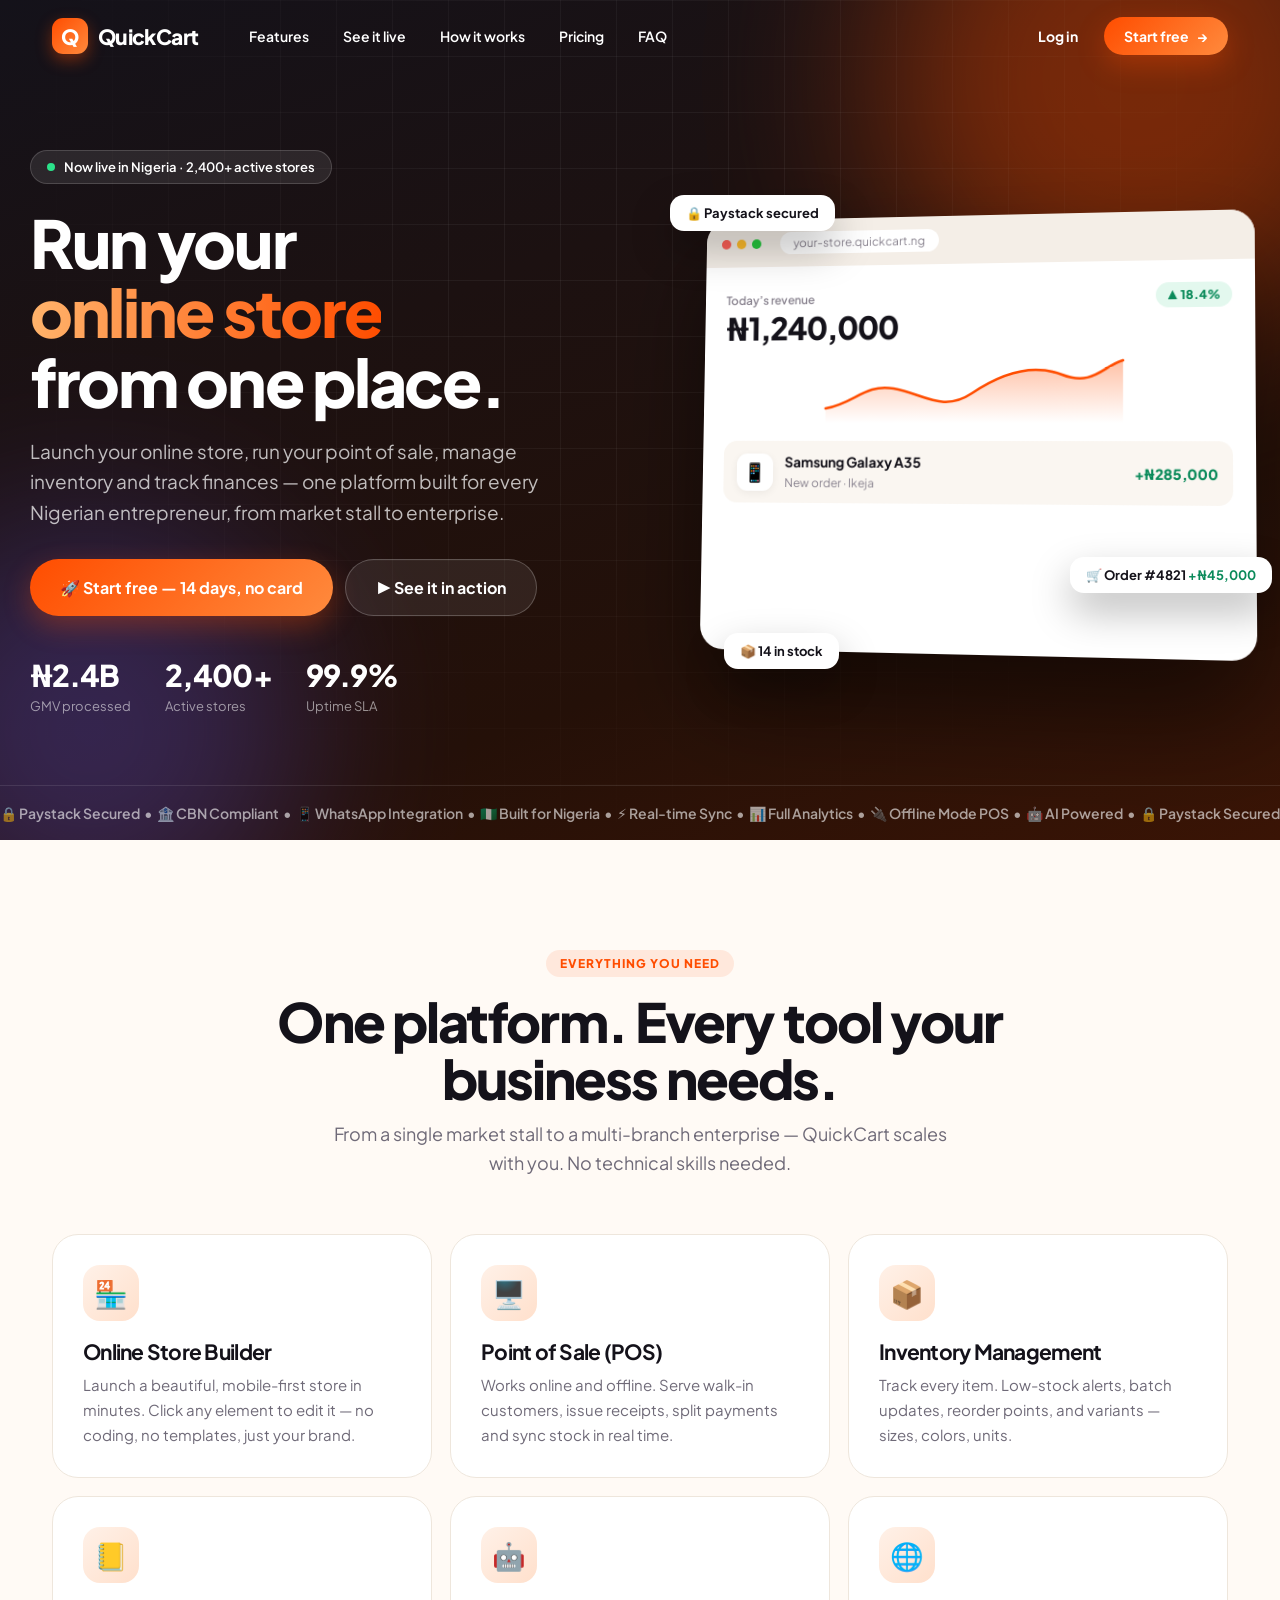
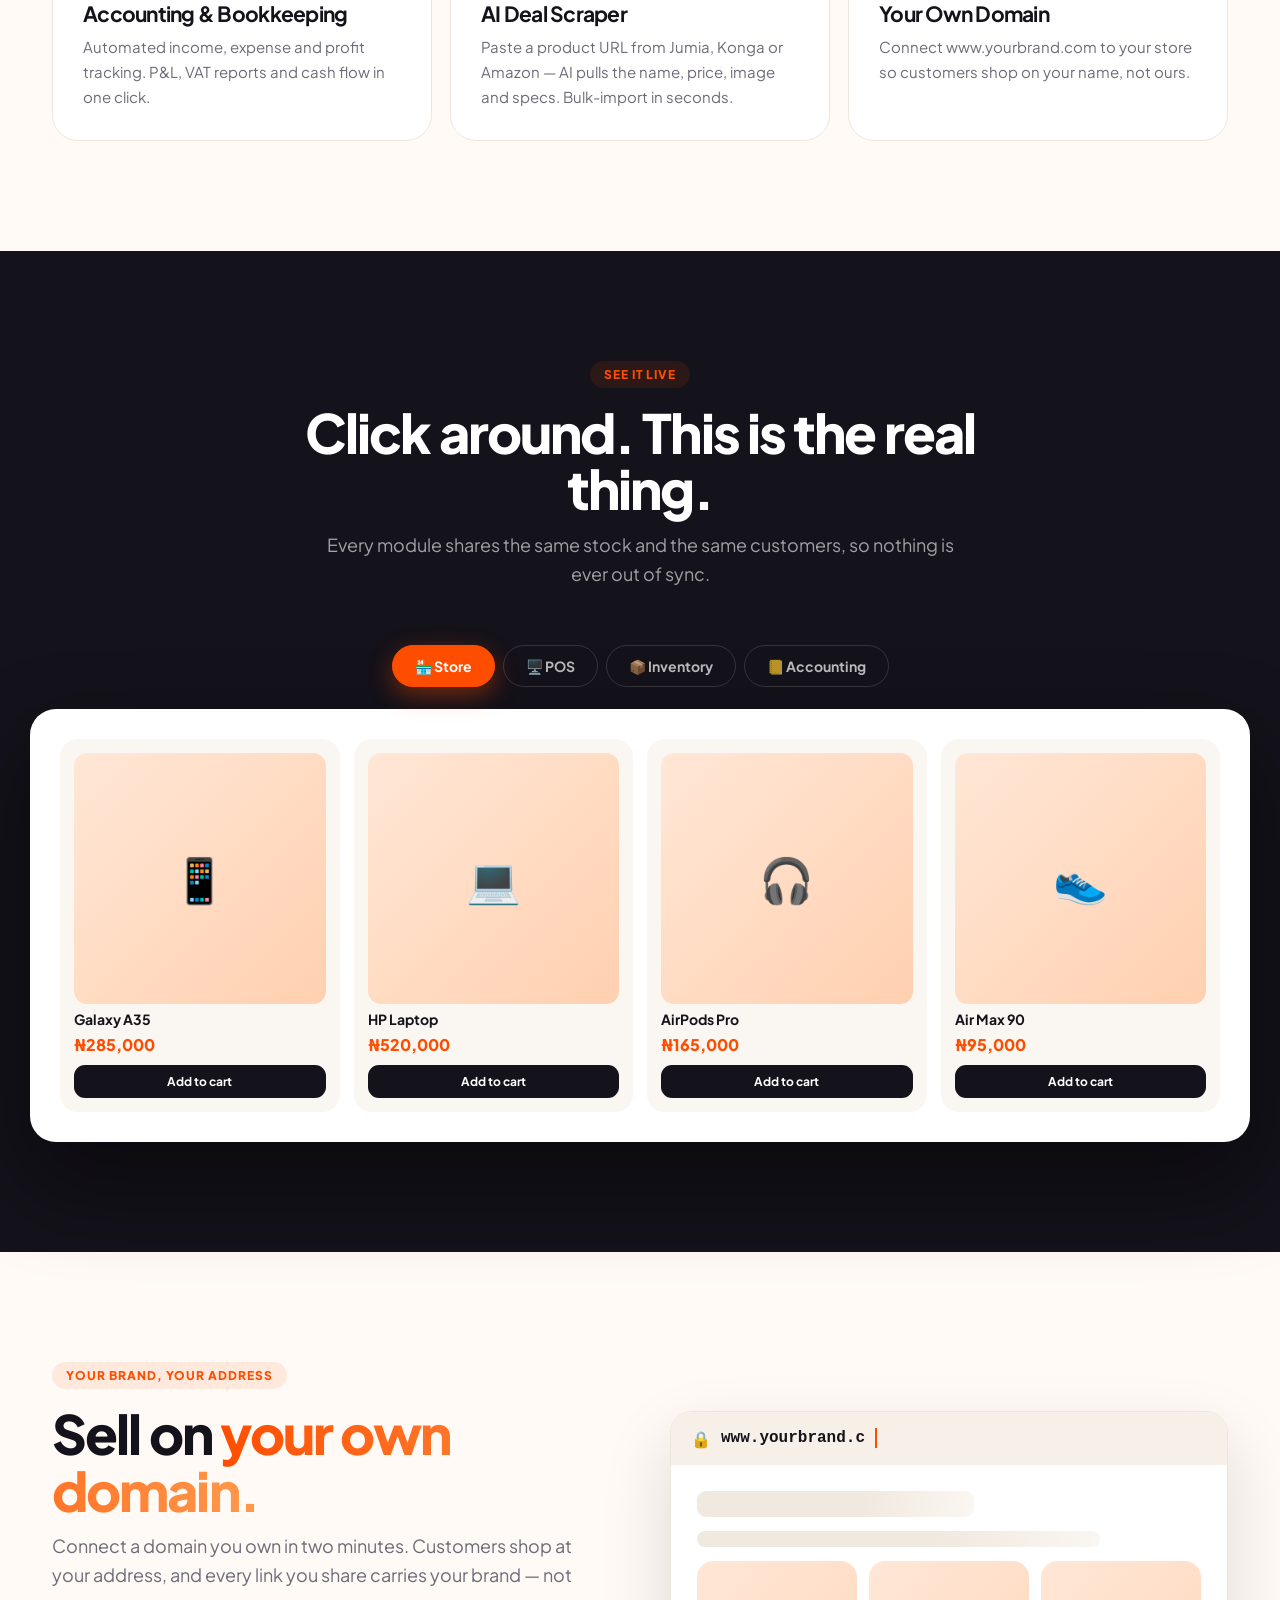
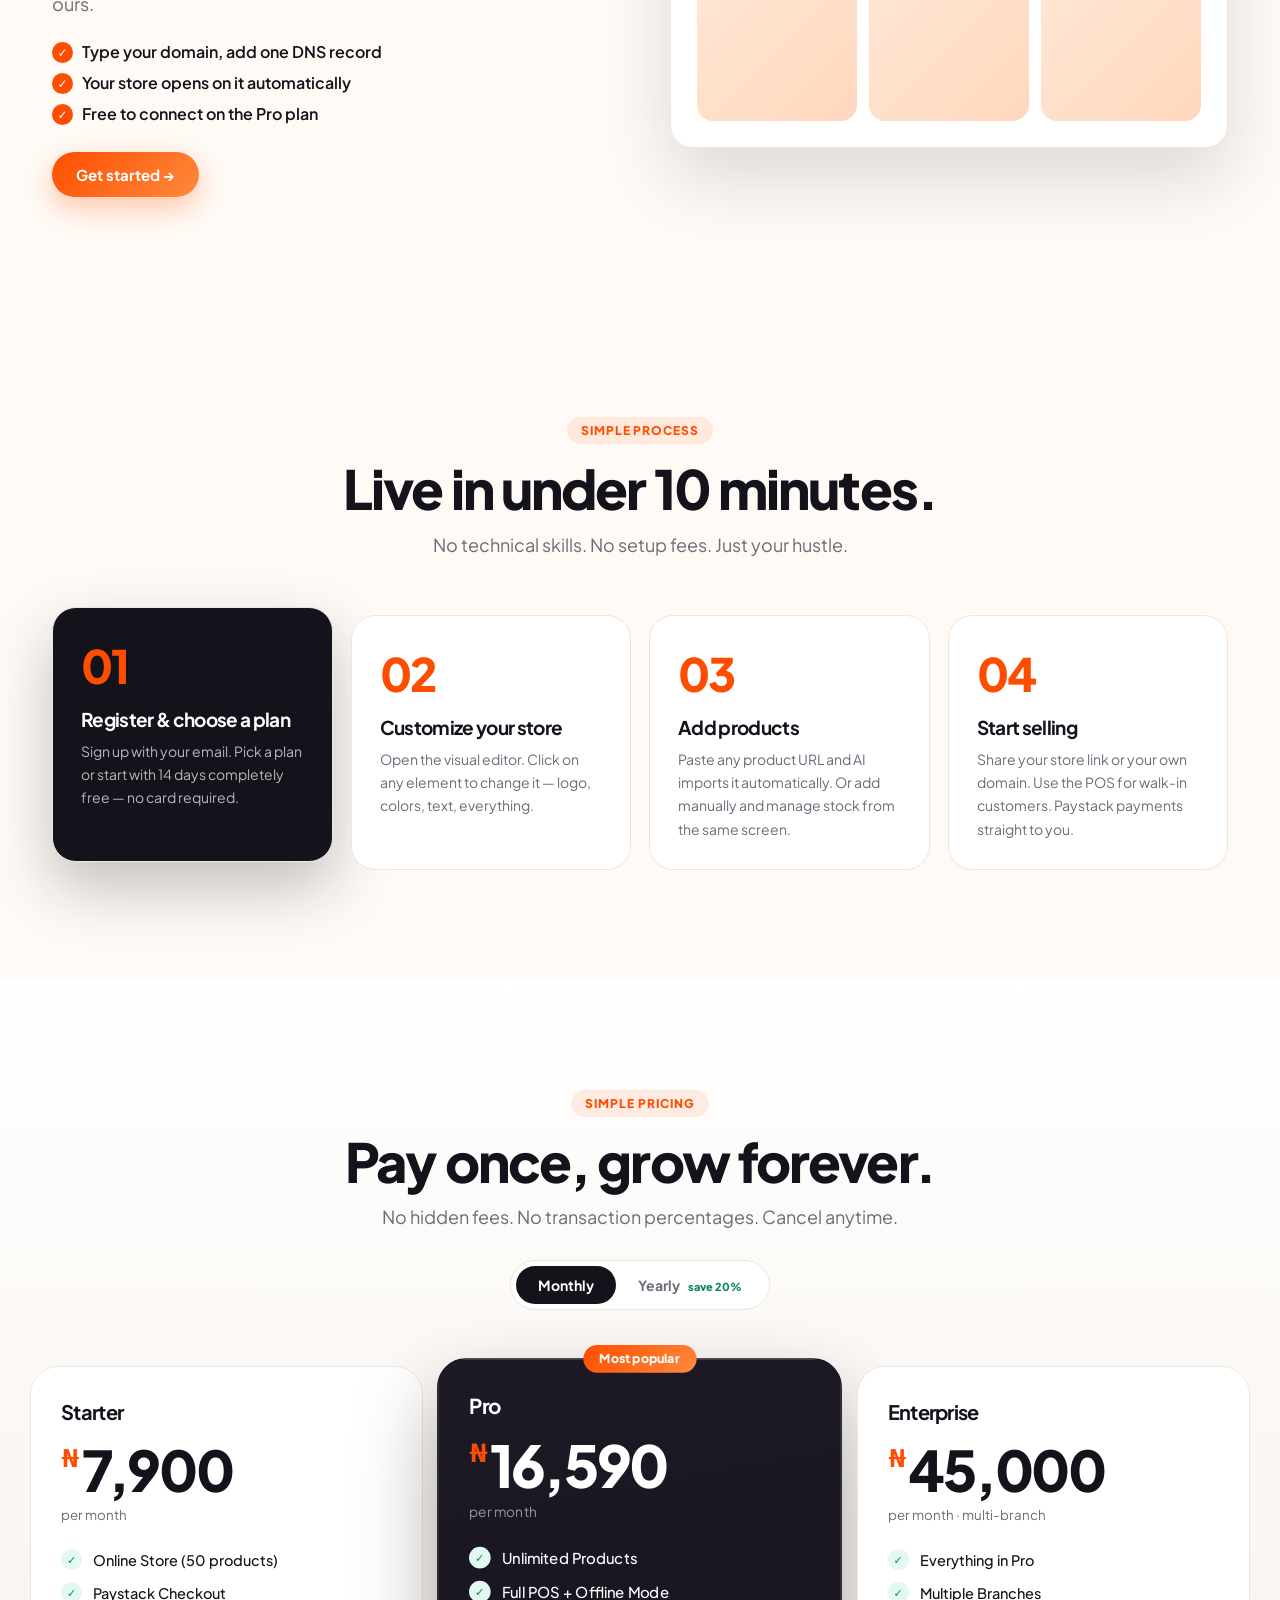
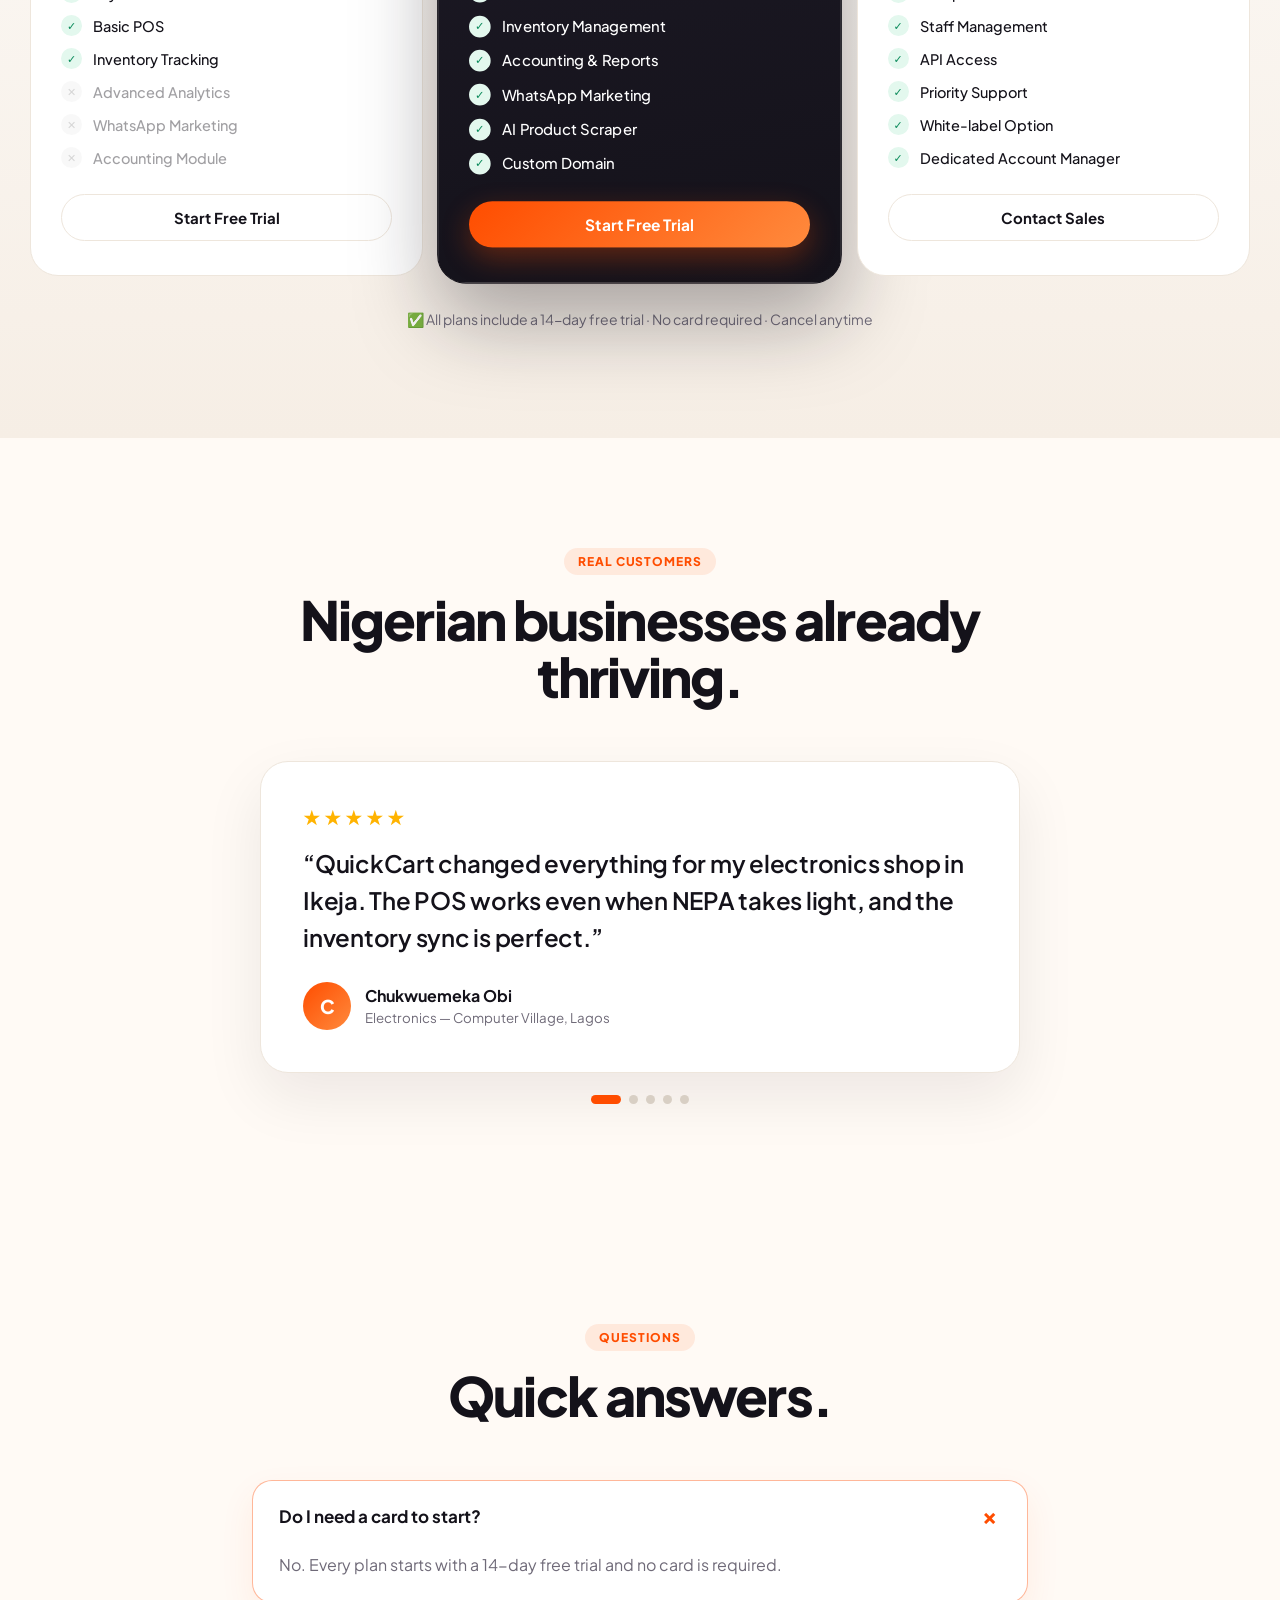
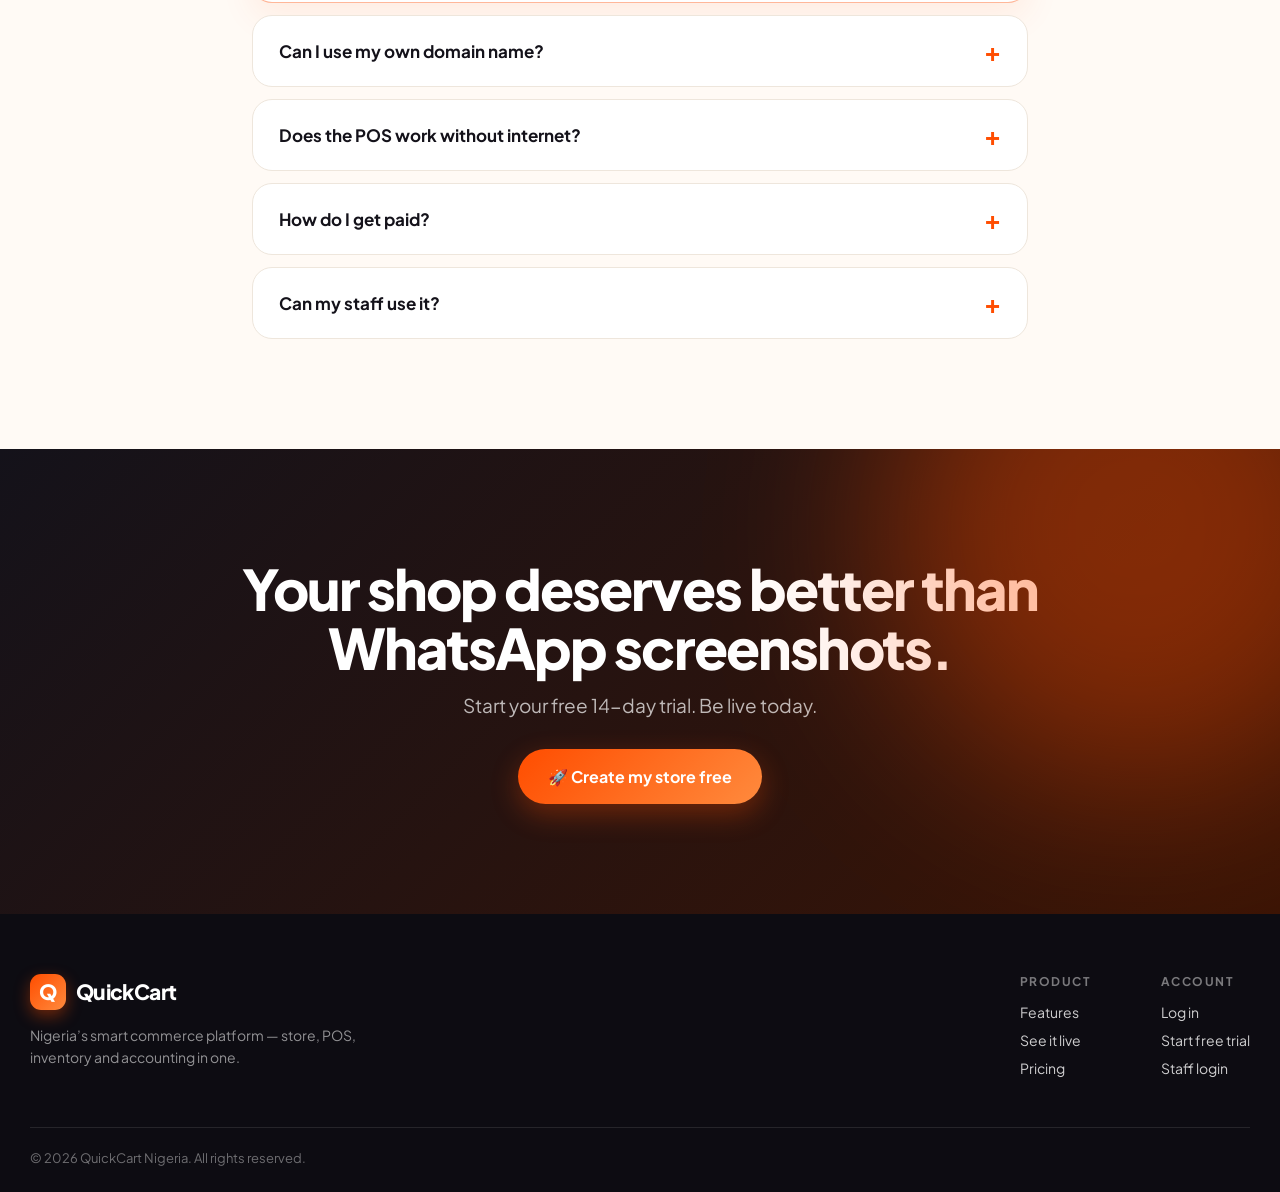
<file: page-editor.html>
<!DOCTYPE html>
<html lang="en">
<head>
<meta charset="UTF-8">
<meta name="viewport" content="width=device-width, initial-scale=1.0">
<title>QuickCart — Store Editor</title>
<style>
*{box-sizing:border-box;margin:0;padding:0}
html,body{height:100%;overflow:hidden;font:13px/1.4 system-ui,-apple-system,Segoe UI,Roboto,sans-serif;background:#eceae5;color:#111}
button,input,select,textarea{font:inherit;color:inherit}
#top{height:48px;background:#fff;border-bottom:1px solid #ddd;display:flex;align-items:center;gap:6px;padding:0 10px}
#top .sp{flex:1}
.b{border:1px solid #d6d6d2;background:#fff;border-radius:6px;padding:6px 10px;cursor:pointer;font-weight:600;font-size:12px;white-space:nowrap}
.b:hover{background:#f4f4f1}.b:disabled{opacity:.35;cursor:default}
.b.pri{background:#ff4d00;border-color:#ff4d00;color:#fff}.b.pri:hover{background:#e64500}
.b.sm{padding:4px 8px}.b.on{background:#111;color:#fff;border-color:#111}
#top select{border:1px solid #d6d6d2;border-radius:6px;padding:6px;background:#fff;font-size:12px}
#state{font-size:11px;color:#888;min-width:70px;text-align:right}
#state.dirty{color:#ff4d00;font-weight:700}
#main{display:grid;grid-template-columns:1fr 300px;height:calc(100% - 48px)}
#stage{overflow:auto;display:flex;justify-content:center;padding:10px}
#frame{border:0;background:#fff;height:100%;width:100%;box-shadow:0 4px 24px rgba(0,0,0,.18);transition:width .2s}
#panel{background:#fff;border-left:1px solid #ddd;overflow-y:auto;display:flex;flex-direction:column}
.tabs{display:flex;border-bottom:1px solid #eee;position:sticky;top:0;background:#fff;z-index:2}
.tabs button{flex:1;padding:10px;border:0;background:none;font-weight:700;font-size:12px;color:#888;border-bottom:2px solid transparent;cursor:pointer}
.tabs button.on{color:#111;border-color:#ff4d00}
.pane{display:none;padding:12px}.pane.on{display:block}
.hint{color:#888;font-size:12px;line-height:1.6;padding:8px 0}
.hint b{color:#111}
.grp{border-top:1px solid #eee;padding-top:10px;margin-top:10px}
.grp h4{font-size:10px;letter-spacing:.08em;text-transform:uppercase;color:#999;margin-bottom:8px}
.row{display:flex;align-items:center;gap:8px;margin-bottom:8px}
.row label{flex:1;font-size:12px;color:#555}
.row input[type=color]{width:34px;height:26px;border:1px solid #ccc;border-radius:4px;padding:1px;background:none;cursor:pointer}
.row input[type=number]{width:64px;padding:4px 6px;border:1px solid #ccc;border-radius:4px}
.row input[type=range]{flex:1.4}
.row .x{border:0;background:none;color:#bbb;cursor:pointer;font-size:14px}.row .x:hover{color:#c00}
input[type=text],input[type=url],select.f,textarea{width:100%;padding:7px 8px;border:1px solid #ccc;border-radius:6px;margin-bottom:6px;background:#fff}
textarea{min-height:90px;font-family:ui-monospace,Menlo,monospace;font-size:11px}
.seg{display:flex;gap:4px}.seg .b{flex:1;padding:5px 0}
.tag{display:flex;align-items:center;gap:6px;margin-bottom:8px}
.tag code{flex:1;background:#f4f4f1;border-radius:4px;padding:4px 7px;font-size:11px;overflow:hidden;text-overflow:ellipsis;white-space:nowrap}
#toast{position:fixed;bottom:16px;left:50%;transform:translateX(-50%);background:#111;color:#fff;padding:9px 16px;border-radius:8px;font-size:12px;opacity:0;pointer-events:none;transition:.25s;z-index:9}
#toast.show{opacity:1}
@media(max-width:800px){
  #main{grid-template-columns:1fr;grid-template-rows:1fr 42%}
  #panel{border-left:0;border-top:1px solid #ddd}
  .dev,#viewlive{display:none}
  #top .b{padding:6px 8px}
}
</style>
</head>
<body>
<div id="top">
  <button class="b" onclick="goBack()">← Dashboard</button>
  <select id="view" onchange="F()&&F().showView(this.value)" title="Jump to"><option value="top">Top of page</option><option value="products">Products</option><option value="about">About</option><option value="contact">Footer</option></select>
  <span class="dev"><button class="b sm on" data-w="100%" onclick="dev(this)">🖥</button><button class="b sm" data-w="768px" onclick="dev(this)">▭</button><button class="b sm" data-w="390px" onclick="dev(this)">📱</button></span>
  <span class="sp"></span>
  <span id="state">Loading…</span>
  <button class="b" id="undo" onclick="F().undo()" disabled>↶</button>
  <button class="b" id="redo" onclick="F().redo()" disabled>↷</button>
  <button class="b" id="viewlive" onclick="openLive()">View live ↗</button>
  <button class="b pri" id="save" onclick="save()">Save</button>
</div>

<div id="main">
  <div id="stage"><iframe id="frame" title="Your store"></iframe></div>

  <div id="panel">
    <div class="tabs"><button class="on" data-t="el" onclick="tab('el')">Element</button><button data-t="th" onclick="tab('th')">Theme</button></div>

    <!-- ELEMENT TAB -->
    <div class="pane on" id="pane-el">
      <div class="hint" id="none"><b>Tap anything</b> on your store to select it.<br>Tap a selected text again (or double-tap) to <b>type directly</b>.<br>Every change shows instantly — press <b>Save</b> when you're happy.<br>Changes only affect <b>your</b> store.</div>
      <div id="sel" style="display:none">
        <div class="tag"><code id="lbl"></code>
          <button class="b sm" title="Select parent" onclick="F().parent()">↑</button>
          <button class="b sm" title="Select child" onclick="F().child()">↓</button>
          <button class="b sm" title="Previous" onclick="F().sibling(-1)">←</button>
          <button class="b sm" title="Next" onclick="F().sibling(1)">→</button></div>

        <div id="g-text" class="grp"><h4>Text</h4>
          <button class="b" style="width:100%;margin-bottom:8px" onclick="F().editText()">✎ Edit text</button>
          <div class="row"><label>Size (px)</label><input type="number" id="fs" min="8" max="140" oninput="st('font-size',this.value&&this.value+'px')"></div>
          <div class="row"><label>Weight</label><select id="fw" class="f" style="width:100px;margin:0" onchange="st('font-weight',this.value)"><option value="400">Normal</option><option value="500">Medium</option><option value="600">Semibold</option><option value="700">Bold</option><option value="800">Extra bold</option></select></div>
          <div class="seg" style="margin-bottom:8px"><button class="b" onclick="st('text-align','left')">⇤</button><button class="b" onclick="st('text-align','center')">↔</button><button class="b" onclick="st('text-align','right')">⇥</button></div>
          <div class="row"><label>Text colour</label><input type="color" id="c-color" oninput="st('color',this.value)"><button class="x" onclick="st('color','')">✕</button></div>
        </div>

        <div class="grp"><h4>Box</h4>
          <div class="row"><label>Background</label><input type="color" id="c-bg" oninput="st('background-color',this.value)"><button class="x" onclick="st('background-color','')">✕</button></div>
          <div class="row"><label>Padding</label><input type="range" id="pd" min="0" max="80" oninput="st('padding',this.value+'px')"></div>
          <div class="row"><label>Corners</label><input type="range" id="rd" min="0" max="60" oninput="st('border-radius',this.value+'px')"></div>
          <div class="row"><label>Opacity</label><input type="range" id="op" min="5" max="100" oninput="st('opacity',this.value/100)"></div>
        </div>

        <div id="g-img" class="grp"><h4>Image</h4>
          <input type="url" id="imgsrc" placeholder="Image URL https://…" onchange="F().setAttr('src',this.value)">
          <button class="b" style="width:100%" onclick="pick('img')">⬆ Upload image</button>
        </div>
        <div id="g-bgimg" class="grp"><h4>Background image</h4>
          <input type="url" id="bgurl" placeholder="Image URL https://…" onchange="setBg(this.value)">
          <div class="seg"><button class="b" onclick="pick('bg')">⬆ Upload</button><button class="b" onclick="setBg('')">Remove</button></div>
        </div>
        <div id="g-link" class="grp"><h4>Link</h4>
          <input type="url" id="href" placeholder="Where it goes https://…" onchange="F().setAttr('href',this.value)">
        </div>

        <div class="grp seg"><button class="b" id="hidebtn" onclick="F().toggleHide()">Hide</button><button class="b" onclick="F().resetSelected()">Reset element</button></div>
      </div>
    </div>

    <!-- THEME TAB -->
    <div class="pane" id="pane-th">
      <div class="grp" style="border:0;margin:0;padding:0"><h4>Colours (whole store)</h4><div id="vars"></div></div>
      <div class="grp"><h4>Sections</h4><div id="secs"></div></div>
      <div class="grp"><h4>Fonts</h4>
        <label style="font-size:12px;color:#555">Body</label><select id="fb" class="f" onchange="F().setFont('body',this.value)"></select>
        <label style="font-size:12px;color:#555">Headings</label><select id="fh" class="f" onchange="F().setFont('head',this.value)"></select>
      </div>
      <div class="grp"><h4>Custom CSS (advanced)</h4>
        <textarea id="css" placeholder=".hero{min-height:500px}" oninput="F().setCSS(this.value)"></textarea>
      </div>
      <div class="grp"><button class="b" style="width:100%;color:#c00" onclick="if(confirm('Remove ALL your edits and go back to the default look?'))F().resetAll()">Reset everything</button></div>
    </div>
  </div>
</div>
<input type="file" id="file" accept="image/*" style="display:none">
<div id="toast"></div>

<script src="qc-db.js"></script>
<script>
/* Page Editor is for the store OWNER only. Staff and logged-out users are sent away. */
(function(){
  var L=localStorage,out=!L.getItem('qc_logged_user')||L.getItem('qc_is_staff')==='1';
  if(out){
    try{ if(window.parent&&window.parent!==window&&window.parent.qcNavigate){window.parent.qcNavigate(L.getItem('qc_logged_user')?'/dashboard':'/');return;} }catch(e){}
    location.replace(L.getItem('qc_logged_user')?'admin.html':'landing.html');
  }
})();
</script>
<script>
var user = localStorage.getItem('qc_logged_user') || '';
var frame = document.getElementById('frame'), info = null, pickMode = null, dirty = false;
function F(){ try { return frame.contentWindow.QCLive; } catch(e){ return null; } }
function $(id){ return document.getElementById(id); }
function toast(t){ var e=$('toast'); e.textContent=t; e.className='show'; clearTimeout(toast.t); toast.t=setTimeout(function(){e.className='';},2200); }

/* ── auth + load ── */
if (!user) { goBack(true); }
function load(){ frame.src = 'shop.html?store=' + encodeURIComponent(user) + '&edit=1&t=' + Date.now(); }
function goBack(force){
  if (!force && dirty && !confirm('You have unsaved changes. Leave anyway?')) return;
  dirty = false;
  var p = window.parent;
  if (p && p !== window && p.qcNavigate) p.qcNavigate(force ? '/' : '/dashboard'); else location.href = force ? 'index.html' : 'admin.html';
}
function openLive(){ window.open(location.origin + '/store?store=' + encodeURIComponent(user), '_blank'); }
window.addEventListener('beforeunload', function(e){ if (dirty){ e.preventDefault(); e.returnValue = ''; } });

/* ── toolbar ── */
function dev(b){ [].forEach.call(document.querySelectorAll('.dev .b'), function(x){ x.classList.remove('on'); }); b.classList.add('on'); frame.style.width = b.dataset.w; }
function tab(t){ [].forEach.call(document.querySelectorAll('.tabs button'), function(b){ b.classList.toggle('on', b.dataset.t === t); });
  $('pane-el').classList.toggle('on', t === 'el'); $('pane-th').classList.toggle('on', t === 'th'); if (t === 'th') fillTheme(); }
function save(){
  var b = $('save'); b.disabled = true; b.textContent = 'Saving…';
  F().save().then(function(){ toast('✅ Saved — your store is updated'); })
    .catch(function(){ toast('❌ Could not save. Check your connection.'); })
    .then(function(){ b.disabled = false; b.textContent = 'Save'; });
}
document.addEventListener('keydown', function(e){
  if ((e.ctrlKey || e.metaKey) && e.key.toLowerCase() === 's'){ e.preventDefault(); save(); }
  if ((e.ctrlKey || e.metaKey) && e.key.toLowerCase() === 'z'){ e.preventDefault(); e.shiftKey ? F().redo() : F().undo(); }
});

/* ── events from the store frame ── */
window.addEventListener('message', function(e){
  var m = e.data; if (!m || !m.qc) return;
  if (m.qc === 'ready'){
    $('state').textContent = 'Ready'; var f = F();
    if (f && f.draft && confirm('You have unsaved edits from last time. Restore them?')) f.restoreDraft(); else if (f && f.draft) f.discardDraft();
    return;
  }
  if ('dirty' in m){ dirty = m.dirty; var s = $('state'); s.textContent = dirty ? '● Unsaved' : 'Saved'; s.className = dirty ? 'dirty' : ''; }
  $('undo').disabled = !m.canUndo; $('redo').disabled = !m.canRedo;
  if (m.qc === 'select'){ info = m.info; if (m.keep && info && $('panel').contains(document.activeElement)){ $('hidebtn').textContent = info.hidden ? 'Show' : 'Hide'; return; } showSel(); }
});
frame.addEventListener('load', function(){ $('state').textContent = 'Loading…'; });

/* ── element panel ── */
function hex(c){
  if (!c) return '#000000'; c = c.trim();
  if (/^#[0-9a-f]{6}$/i.test(c)) return c;
  if (/^#[0-9a-f]{3}$/i.test(c)) return '#' + c[1]+c[1]+c[2]+c[2]+c[3]+c[3];
  var m = c.match(/rgba?\(\s*(\d+)[ ,]+(\d+)[ ,]+(\d+)(?:[ ,\/]+([\d.]+))?/);
  if (!m) return '#000000';
  if (m[4] !== undefined && parseFloat(m[4]) === 0) return '#ffffff';
  return '#' + [m[1],m[2],m[3]].map(function(n){ return ('0'+(+n).toString(16)).slice(-2); }).join('');
}
function showSel(){
  $('none').style.display = info ? 'none' : 'block'; $('sel').style.display = info ? 'block' : 'none';
  if (!info) return;
  tab('el');
  $('lbl').textContent = info.label;
  $('g-text').style.display = info.text ? '' : 'none';
  $('g-img').style.display = info.img ? '' : 'none';
  $('g-bgimg').style.display = info.img ? 'none' : '';
  $('g-link').style.display = info.isLink ? '' : 'none';
  $('fs').value = Math.round(info.fontSize); $('fw').value = String(Math.round((+info.fontWeight || 400) / 100) * 100);
  $('c-color').value = hex(info.color); $('c-bg').value = hex(info.bg);
  $('pd').value = Math.round(info.padding); $('rd').value = Math.round(info.radius); $('op').value = info.opacity;
  $('imgsrc').value = (info.src || '').indexOf('data:') === 0 ? '' : info.src;
  var bg = info.bgImage.match(/url\("(.*)"\)/); $('bgurl').value = bg && bg[1].indexOf('data:') !== 0 ? bg[1] : '';
  $('href').value = info.link; $('hidebtn').textContent = info.hidden ? 'Show' : 'Hide';
}
function st(p, v){ if (F()) F().setStyle(p, v); }
function setBg(u){
  var f = F(); if (!f) return;
  if (!u){ f.setStyle('background-image', ''); return; }
  f.setStyle('background-image', 'url("' + u.replace(/"/g, '') + '")'); f.setStyle('background-size', 'cover'); f.setStyle('background-position', 'center');
}
function pick(mode){ pickMode = mode; $('file').value = ''; $('file').click(); }
$('file').addEventListener('change', function(){
  var file = this.files[0]; if (!file) return;
  var img = new Image(), url = URL.createObjectURL(file);
  img.onload = function(){
    var max = 1000, r = Math.min(1, max / Math.max(img.width, img.height)), c = document.createElement('canvas');
    c.width = Math.round(img.width * r); c.height = Math.round(img.height * r); c.getContext('2d').drawImage(img, 0, 0, c.width, c.height);
    var d = c.toDataURL('image/webp', .8); if (d.indexOf('image/webp') < 0) d = c.toDataURL('image/jpeg', .8);
    URL.revokeObjectURL(url);
    if (d.length > 700000) return toast('Image too large — try a smaller one');
    if (pickMode === 'img') F().setAttr('src', d); else setBg(d);
    toast('Image added');
  };
  img.onerror = function(){ toast('Could not read that image'); }; img.src = url;
});

/* ── theme panel ── */
var VARS = [['--accent','Accent / buttons'],['--bg','Page background'],['--text','Text'],['--card','Cards'],['--border','Borders'],['--price-color','Prices'],['--green','Discount badge']];
var SECS = [['.nav','background-color','Navbar background'],['.hero','background-color','Hero background'],['.hero','color','Hero text'],['footer','background-color','Footer background']];
var FONTLIST = ['Inter','Poppins','DM Sans','Space Grotesk','Montserrat','Roboto','Lato','Nunito','Raleway','Oswald','Playfair Display','Bebas Neue','Syne','Georgia','Arial'];
function fillTheme(){
  var f = F(); if (!f) return; var doc = frame.contentDocument, root = getComputedStyle(doc.documentElement), saved = f.getVars(), h = '';
  VARS.forEach(function(v){ var cur = saved[v[0]] || root.getPropertyValue(v[0]).trim();
    if (cur.indexOf('var(') === 0) cur = getComputedStyle(doc.body).color;
    h += '<div class="row"><label>' + v[1] + '</label><input type="color" value="' + hex(cur || '#000') + '" oninput="F().setVar(\'' + v[0] + '\',this.value)"><button class="x" onclick="F().setVar(\'' + v[0] + '\',\'\');fillTheme()">✕</button></div>'; });
  $('vars').innerHTML = h; h = '';
  SECS.forEach(function(s, i){ var el = doc.querySelector(s[0]), cur = el ? getComputedStyle(el)[s[1] === 'color' ? 'color' : 'backgroundColor'] : '#000';
    h += '<div class="row"><label>' + s[2] + '</label><input type="color" value="' + hex(cur) + '" oninput="F().sectionStyle(\'' + s[0] + '\',\'' + s[1] + '\',this.value)"><button class="x" onclick="F().sectionStyle(\'' + s[0] + '\',\'' + s[1] + '\',\'\')">✕</button></div>'; });
  $('secs').innerHTML = h;
  var fonts = f.getFonts(), opts = '<option value="">Default</option>' + FONTLIST.map(function(n){ return '<option>' + n + '</option>'; }).join('');
  $('fb').innerHTML = opts; $('fh').innerHTML = opts; $('fb').value = fonts.body || ''; $('fh').value = fonts.head || ''; $('css').value = f.getCSS();
}

load();
</script>
</body>
</html>
</file>
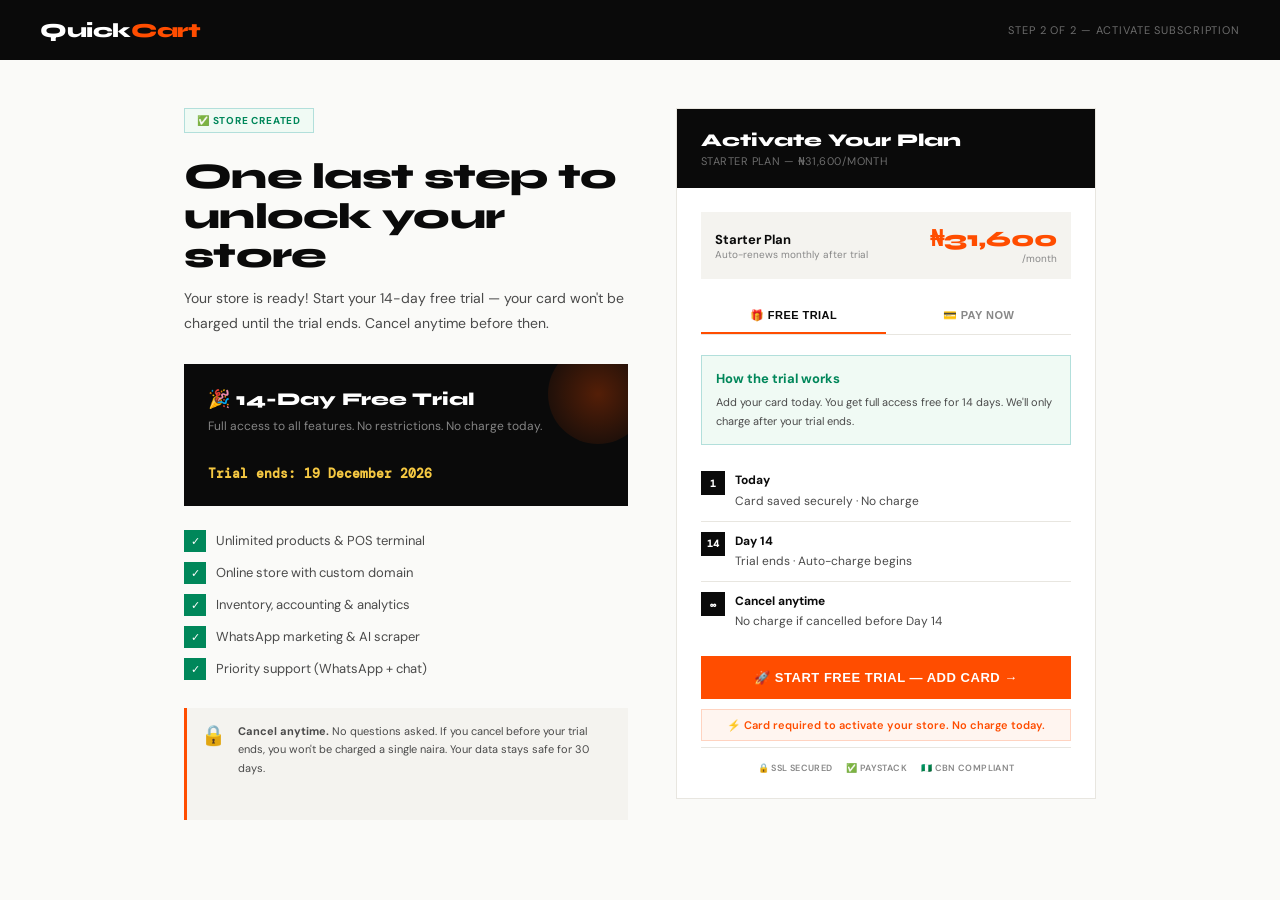
<file: payment.html>
<!DOCTYPE html>
<html lang="en">
<head>
<meta charset="UTF-8">
<meta name="viewport" content="width=device-width, initial-scale=1.0">
<title>QuickCart — Complete Your Subscription</title>
<script src="https://js.paystack.co/v1/inline.js"></script>
<link rel="preconnect" href="https://fonts.googleapis.com">
<link href="https://fonts.googleapis.com/css2?family=Syne:wght@400;600;700;800&family=DM+Sans:ital,opsz,wght@0,9..40,300;0,9..40,400;0,9..40,500;0,9..40,600&family=DM+Mono:wght@400;500&display=swap" rel="stylesheet">
<style>
:root{
  --ink:#0a0a0a;--bg:#fafaf8;--white:#fff;--off:#f4f3ef;
  --accent:#ff4d00;--accent2:#ff6b35;--gold:#f5c842;
  --green:#00875a;--border:#e8e6e0;--ink2:#4a4a4a;--ink3:#888;--ink4:#bbb;
}
*{box-sizing:border-box;margin:0;padding:0;}
html,body{height:100%;background:var(--bg);}
body{font-family:'DM Sans',sans-serif;color:var(--ink);-webkit-font-smoothing:antialiased;}
.page{min-height:100vh;display:flex;flex-direction:column;}

/* NAV */
.pay-nav{background:var(--ink);padding:0 40px;height:60px;display:flex;align-items:center;justify-content:space-between;}
.pay-nav-logo{font-family:'Syne',sans-serif;font-size:20px;font-weight:800;color:#fff;letter-spacing:-.02em;}
.pay-nav-logo span{color:var(--accent);}
.pay-nav-step{font-size:11px;color:rgba(255,255,255,.4);letter-spacing:.08em;text-transform:uppercase;}

/* CONTENT */
.pay-wrap{flex:1;display:grid;grid-template-columns:1fr 420px;max-width:960px;margin:0 auto;padding:48px 24px;gap:48px;width:100%;}

/* LEFT: INFO */
.pay-info{}
.pay-badge{display:inline-flex;align-items:center;gap:6px;background:#f0faf4;border:1px solid #b2dfdb;padding:5px 12px;margin-bottom:24px;}
.pay-badge span{font-size:10px;font-weight:700;color:var(--green);letter-spacing:.08em;text-transform:uppercase;}
.pay-info h1{font-family:'Syne',sans-serif;font-size:36px;font-weight:800;letter-spacing:-.02em;margin-bottom:10px;line-height:1.1;}
.pay-info p{font-size:14px;color:var(--ink2);line-height:1.8;margin-bottom:28px;}

.trial-box{background:var(--ink);color:#fff;padding:24px;margin-bottom:24px;position:relative;overflow:hidden;}
.trial-box::before{content:'';position:absolute;right:-20px;top:-20px;width:100px;height:100px;background:radial-gradient(circle,rgba(255,77,0,.3),transparent);border-radius:50%;}
.trial-box h3{font-family:'Syne',sans-serif;font-size:18px;font-weight:800;margin-bottom:6px;}
.trial-box p{font-size:12px;color:rgba(255,255,255,.5);line-height:1.7;}
.trial-countdown{font-family:'DM Mono',monospace;font-size:13px;color:var(--gold);font-weight:600;margin-top:8px;}

.features-list{display:flex;flex-direction:column;gap:10px;margin-bottom:28px;}
.feat-item{display:flex;align-items:center;gap:10px;font-size:13px;color:var(--ink2);}
.feat-check{width:22px;height:22px;background:var(--green);display:flex;align-items:center;justify-content:center;color:#fff;font-size:11px;flex-shrink:0;}

.guarantee{display:flex;align-items:flex-start;gap:12px;padding:14px;background:var(--off);border-left:3px solid var(--accent);}
.guarantee .gu-ico{font-size:20px;flex-shrink:0;}
.guarantee p{font-size:11px;color:var(--ink2);line-height:1.7;}

/* RIGHT: PAYMENT CARD */
.pay-card{background:var(--white);border:1px solid var(--border);overflow:hidden;align-self:start;position:sticky;top:24px;}
.pay-card-hd{background:var(--ink);padding:20px 24px;}
.pay-card-hd h2{font-family:'Syne',sans-serif;font-size:18px;font-weight:800;color:#fff;margin-bottom:3px;}
.pay-card-hd p{font-size:11px;color:rgba(255,255,255,.4);letter-spacing:.04em;text-transform:uppercase;}
.pay-card-body{padding:24px;}

.plan-summary{background:var(--off);padding:14px;margin-bottom:20px;display:flex;justify-content:space-between;align-items:center;}
.plan-summary .plan-name{font-size:13px;font-weight:700;}
.plan-summary .plan-price{font-family:'Syne',sans-serif;font-size:22px;font-weight:800;color:var(--accent);}
.plan-summary .plan-cycle{font-size:10px;color:var(--ink3);}

.pay-tabs{display:flex;border-bottom:1px solid var(--border);margin-bottom:20px;}
.pay-tab{flex:1;padding:10px;font-size:11px;font-weight:700;border:none;background:none;cursor:pointer;color:var(--ink3);border-bottom:2px solid transparent;transition:.15s;letter-spacing:.04em;text-transform:uppercase;}
.pay-tab.on{color:var(--ink);border-bottom-color:var(--accent);}

.pay-pane{display:none;}
.pay-pane.on{display:block;}

/* Trial pane */
.trial-info{background:#f0faf4;border:1px solid #b2dfdb;padding:14px;margin-bottom:16px;}
.trial-info h4{font-size:13px;font-weight:700;color:var(--green);margin-bottom:6px;}
.trial-info p{font-size:11px;color:var(--ink2);line-height:1.7;}
.trial-timeline{display:flex;flex-direction:column;gap:0;margin:14px 0;}
.tl-row{display:flex;align-items:flex-start;gap:10px;padding:10px 0;border-bottom:1px solid var(--border);}
.tl-row:last-child{border-bottom:none;}
.tl-num{width:24px;height:24px;background:var(--ink);color:#fff;font-size:10px;font-weight:700;display:flex;align-items:center;justify-content:center;flex-shrink:0;font-family:'DM Mono',monospace;}
.tl-text{font-size:12px;color:var(--ink2);line-height:1.6;}
.tl-text strong{color:var(--ink);display:block;margin-bottom:1px;}

.ff{margin-bottom:14px;}
.ff label{display:block;font-size:9px;font-weight:700;letter-spacing:.1em;text-transform:uppercase;color:#888;margin-bottom:5px;}
.ff input{width:100%;border:1.5px solid var(--border);padding:10px 12px;font-size:13px;outline:none;transition:.15s;background:#fff;color:var(--ink);font-family:inherit;}
.ff input:focus{border-color:var(--ink);}

.pay-cta{width:100%;background:var(--accent);color:#fff;border:none;padding:14px;font-size:13px;font-weight:700;cursor:pointer;transition:.2s;letter-spacing:.04em;text-transform:uppercase;margin-bottom:10px;}
.pay-cta:hover{background:var(--accent2);}
.pay-cta.secondary{background:var(--ink);margin-top:0;}
.pay-cta.secondary:hover{background:#333;}

.skip-link{text-align:center;font-size:11px;color:var(--ink3);padding:8px 0;}
.skip-link a{color:var(--ink3);text-decoration:underline;cursor:pointer;}
.skip-link a:hover{color:var(--ink);}

.secure-badges{display:flex;justify-content:center;gap:14px;padding-top:14px;border-top:1px solid var(--border);margin-top:6px;}
.sec-badge{display:flex;align-items:center;gap:5px;font-size:9px;color:var(--ink3);font-weight:600;letter-spacing:.04em;text-transform:uppercase;}

.err-msg{display:none;background:#fce4e4;color:#c00;padding:8px 12px;font-size:11px;font-weight:600;margin-bottom:12px;}
.suc-msg{display:none;background:#f0faf4;border:1px solid #b2dfdb;color:var(--green);padding:12px;font-size:12px;font-weight:600;margin-bottom:12px;}

/* SUCCESS OVERLAY */
.success-overlay{position:fixed;inset:0;background:var(--ink);z-index:9999;display:none;align-items:center;justify-content:center;flex-direction:column;gap:16px;color:#fff;text-align:center;padding:24px;}
.success-overlay.show{display:flex;}
.success-ico{font-size:64px;animation:pop .5s ease;}
@keyframes pop{0%{transform:scale(0);}80%{transform:scale(1.15);}100%{transform:scale(1);}}
.success-overlay h2{font-family:'Syne',sans-serif;font-size:32px;font-weight:800;letter-spacing:-.02em;}
.success-overlay p{font-size:14px;color:rgba(255,255,255,.5);max-width:360px;line-height:1.7;}
.success-overlay .go-btn{background:var(--accent);color:#fff;border:none;padding:14px 36px;font-size:14px;font-weight:700;cursor:pointer;margin-top:8px;letter-spacing:-.01em;}

@media(max-width:768px){
  .pay-nav{padding:0 20px;}
  .pay-wrap{grid-template-columns:1fr;padding:24px 16px;gap:24px;}
  .pay-card{position:static;}
  .pay-info h1{font-size:28px;}
}

/* ══ RESPONSIVE — Payment ═══════════════════════════════════════════ */
@media(max-width:768px){
  .pay-nav{padding:0 16px;height:52px;}
  .pay-nav-step{display:none;}
  .pay-wrap{
    grid-template-columns:1fr!important;
    padding:20px 14px;gap:20px;
  }
  .pay-card{position:static!important;}
  .pay-info h1{font-size:26px;}
  .pay-tab{font-size:10px;padding:8px;}
  .trial-box{padding:18px;}
  .tl-row{gap:8px;}
  .ff input{font-size:16px!important;} /* prevent iOS zoom */
  .pay-cta{font-size:12px;padding:13px;}
  .secure-badges{flex-wrap:wrap;gap:10px;}
}
@media(max-width:480px){
  .pay-info h1{font-size:22px;}
  .pay-wrap{padding:14px 12px;}
  .plan-summary{flex-direction:column;gap:6px;text-align:center;}
}

</style>
<script src="qc-db.js"></script>
</head>
<body>
<div class="page">
  <!-- NAV -->
  <nav class="pay-nav">
    <div class="pay-nav-logo">Quick<span>Cart</span></div>
    <div class="pay-nav-step">Step 2 of 2 — Activate Subscription</div>
  </nav>

  <div class="pay-wrap">
    <!-- LEFT INFO -->
    <div class="pay-info">
      <div class="pay-badge"><span>✅ Store Created</span></div>
      <h1>One last step to unlock your store</h1>
      <p>Your store is ready! Start your 14-day free trial — your card won't be charged until the trial ends. Cancel anytime before then.</p>

      <div class="trial-box">
        <h3>🎉 14-Day Free Trial</h3>
        <p>Full access to all features. No restrictions. No charge today.</p>
        <div class="trial-countdown" id="trial-ends-label">Trial ends: —</div>
      </div>

      <div class="features-list">
        <div class="feat-item"><div class="feat-check">✓</div>Unlimited products & POS terminal</div>
        <div class="feat-item"><div class="feat-check">✓</div>Online store with custom domain</div>
        <div class="feat-item"><div class="feat-check">✓</div>Inventory, accounting & analytics</div>
        <div class="feat-item"><div class="feat-check">✓</div>WhatsApp marketing & AI scraper</div>
        <div class="feat-item"><div class="feat-check">✓</div>Priority support (WhatsApp + chat)</div>
      </div>

      <div class="guarantee">
        <div class="gu-ico">🔒</div>
        <p><strong>Cancel anytime.</strong> No questions asked. If you cancel before your trial ends, you won't be charged a single naira. Your data stays safe for 30 days.</p>
      </div>
    </div>

    <!-- RIGHT: PAYMENT CARD -->
    <div class="pay-card">
      <div class="pay-card-hd">
        <h2>Activate Your Plan</h2>
        <p id="card-plan-label">Starter Plan — ₦31,600/month</p>
      </div>
      <div class="pay-card-body">
        <div class="plan-summary">
          <div>
            <div class="plan-name" id="summary-plan-name">Starter Plan</div>
            <div class="plan-cycle">Auto-renews monthly after trial</div>
          </div>
          <div>
            <div class="plan-price" id="summary-plan-price">₦31,600</div>
            <div class="plan-cycle" style="text-align:right;">/month</div>
          </div>
        </div>

        <div class="pay-tabs">
          <button class="pay-tab on" onclick="payTab('trial',this)">🎁 Free Trial</button>
          <button class="pay-tab" onclick="payTab('pay',this)">💳 Pay Now</button>
        </div>

        <!-- TRIAL PANE -->
        <div class="pay-pane on" id="pane-trial">
          <div class="trial-info">
            <h4>How the trial works</h4>
            <p>Add your card today. You get full access free for 14 days. We'll only charge after your trial ends.</p>
          </div>
          <div class="trial-timeline">
            <div class="tl-row"><div class="tl-num">1</div><div class="tl-text"><strong>Today</strong>Card saved securely · No charge</div></div>
            <div class="tl-row"><div class="tl-num">14</div><div class="tl-text"><strong>Day 14</strong>Trial ends · Auto-charge begins</div></div>
            <div class="tl-row"><div class="tl-num">∞</div><div class="tl-text"><strong>Cancel anytime</strong>No charge if cancelled before Day 14</div></div>
          </div>
          <div class="err-msg" id="trial-err"></div>
          <div class="suc-msg" id="trial-suc"></div>
          <button class="pay-cta" onclick="startTrialWithCard()">🚀 Start Free Trial — Add Card →</button>
          <div style="background:#fff5f0;border:1px solid rgba(255,77,0,.2);padding:8px 12px;font-size:11px;color:var(--accent);text-align:center;font-weight:600;">⚡ Card required to activate your store. No charge today.</div>
        </div>

        <!-- PAY NOW PANE -->
        <div class="pay-pane" id="pane-pay">
          <div style="background:var(--off);padding:10px 12px;font-size:11px;color:var(--ink2);margin-bottom:16px;">
            💡 Pay immediately and skip the trial. Your plan starts today.
          </div>
          <div class="err-msg" id="pay-err"></div>
          <div class="suc-msg" id="pay-suc"></div>
          <button class="pay-cta secondary" onclick="payNow()">💳 Pay ₦<span id="pay-now-amount">31,600</span> Now →</button>
          <div style="background:#f5f5f5;padding:8px 12px;font-size:11px;color:#555;text-align:center;">Or <a onclick="payTab('trial',document.querySelector('.pay-tab'))" style="color:var(--accent);font-weight:700;cursor:pointer;">start free trial with card →</a></div>
        </div>

        <div class="secure-badges">
          <div class="sec-badge">🔒 SSL Secured</div>
          <div class="sec-badge">✅ Paystack</div>
          <div class="sec-badge">🇳🇬 CBN Compliant</div>
        </div>
      </div>
    </div>
  </div>
</div>

<!-- SUCCESS OVERLAY -->
<div class="success-overlay" id="success-overlay">
  <div class="success-ico">🎉</div>
  <h2>You're all set!</h2>
  <p id="success-msg">Your free trial has started. Full access activated. Let's build your store!</p>
  <button class="go-btn" onclick="goToDashboard()">Go to Dashboard →</button>
</div>

<script>
var FIREBASE_ROOT='https://sneakerai-c96f0-default-rtdb.firebaseio.com';
var USERS_DB=FIREBASE_ROOT+'/users';
var PAYSTACK_PUB_KEY='pk_live_1d3267660c9ae41a643c52a2d04493ea4e0e98ca';

// Pricing (300% increase applied)
var PLANS={
  starter:{name:'Starter',monthly:31600,annual:303360,label:'₦31,600/month'},
  pro:{name:'Pro',monthly:66360,annual:637056,label:'₦66,360/month'},
  enterprise:{name:'Enterprise',monthly:180000,annual:1728000,label:'₦180,000/month'}
};

var _user=null,_plan='starter',_userKey='';

function init(){
  // Read user info from localStorage (set during registration)
  var username=localStorage.getItem('qc_logged_user')||'';
  var plan=localStorage.getItem('qc_sub_plan')||'starter';
  var email=localStorage.getItem('qc_sub_email')||'';
  var biz=localStorage.getItem('qc_biz_name')||'Your Store';

  _plan=plan;
  var planData=PLANS[plan]||PLANS.starter;

  // Update UI with plan info
  document.getElementById('card-plan-label').textContent=planData.name+' Plan — '+planData.label;
  document.getElementById('summary-plan-name').textContent=planData.name+' Plan';
  document.getElementById('summary-plan-price').textContent='₦'+planData.monthly.toLocaleString('en-NG');
  document.getElementById('pay-now-amount').textContent=planData.monthly.toLocaleString('en-NG');

  // Trial end date
  var trialEnd=new Date(Date.now()+14*86400000);
  document.getElementById('trial-ends-label').textContent='Trial ends: '+trialEnd.toLocaleDateString('en-NG',{day:'numeric',month:'long',year:'numeric'});

  // Load from Paystack settings
  fetch(QCDB.baseFor(username)+'/settings/paystack_key.json')
    .then(function(r){return r.json();})
    .then(function(k){if(k&&typeof k==='string')PAYSTACK_PUB_KEY=k;})
    .catch(function(){});
}

function payTab(name,el){
  document.querySelectorAll('.pay-tab').forEach(function(t){t.classList.remove('on');});
  document.querySelectorAll('.pay-pane').forEach(function(p){p.classList.remove('on');});
  el.classList.add('on');
  document.getElementById('pane-'+name).classList.add('on');
}

function startTrialWithCard(){
  var email=localStorage.getItem('qc_sub_email')||'';
  if(!email){
    showErr('trial-err','Please complete registration first.');return;
  }
  var planData=PLANS[_plan]||PLANS.starter;
  var ref='TRIAL-'+Date.now().toString(36).toUpperCase();
  // Use Paystack with authorization (₦50 charge to validate card, then refund)
  // In production, use Paystack's tokenization endpoint
  try{
    var handler=PaystackPop.setup({
      key:PAYSTACK_PUB_KEY,
      email:email,
      amount:5000, // ₦50 card validation charge (refunded)
      currency:'NGN',
      ref:ref,
      label:'Card Authorization — QuickCart '+planData.name,
      metadata:{plan:_plan,type:'trial_activation',username:localStorage.getItem('qc_logged_user')||''},
      callback:function(response){
        activateTrial(response.reference);
      },
      onClose:function(){
        // User closed without completing
      }
    });
    handler.openIframe();
  }catch(e){
    showErr('trial-err','Payment gateway error. Please try again.');
  }
}

async function activateTrial(ref){
  var username=localStorage.getItem('qc_logged_user')||'';
  var email=localStorage.getItem('qc_sub_email')||'';
  var trialEnd=new Date(Date.now()+14*86400000).toISOString();
  try{
    // Update user record in Firebase
    var r=await fetch(USERS_DB+'.json');
    var data=await r.json();
    if(data){
      var keys=Object.keys(data);
      for(var i=0;i<keys.length;i++){
        var u=data[keys[i]];
        if((u.username===username||u.email===email)){
          _userKey=keys[i];
          var update=Object.assign({},u,{
            status:'trial',trialEnds:trialEnd,
            cardRef:ref,cardAdded:new Date().toISOString()
          });
          await fetch(USERS_DB+'/'+keys[i]+'.json',{method:'PUT',headers:{'Content-Type':'application/json'},body:JSON.stringify(update)});
          break;
        }
      }
    }
    showSuccess();
    document.getElementById('success-msg').textContent='Your 14-day free trial has started. Full access activated. Welcome to QuickCart!';
  }catch(e){
    showErr('trial-err','Activation failed. Please try again.');
  }
}

function payNow(){
  var email=localStorage.getItem('qc_sub_email')||'';
  if(!email){showErr('pay-err','Please complete registration first.');return;}
  var planData=PLANS[_plan]||PLANS.starter;
  var ref='SUB-'+Date.now().toString(36).toUpperCase();
  try{
    var handler=PaystackPop.setup({
      key:PAYSTACK_PUB_KEY,
      email:email,
      amount:planData.monthly*100,
      currency:'NGN',
      ref:ref,
      label:'QuickCart '+planData.name+' — Monthly',
      metadata:{plan:_plan,type:'direct_payment',username:localStorage.getItem('qc_logged_user')||''},
      callback:function(response){
        activateDirectSubscription(response.reference,planData.monthly);
      },
      onClose:function(){}
    });
    handler.openIframe();
  }catch(e){
    showErr('pay-err','Payment gateway error. Please try again.');
  }
}

async function activateDirectSubscription(ref,amount){
  var username=localStorage.getItem('qc_logged_user')||'';
  var email=localStorage.getItem('qc_sub_email')||'';
  var subExpires=new Date(Date.now()+30*86400000).toISOString();
  try{
    var r=await fetch(USERS_DB+'.json');
    var data=await r.json();
    if(data){
      var keys=Object.keys(data);
      for(var i=0;i<keys.length;i++){
        var u=data[keys[i]];
        if(u.username===username||u.email===email){
          var update=Object.assign({},u,{
            status:'active',subExpires:subExpires,
            lastPaymentRef:ref,lastPaymentAmount:amount,
            lastPaymentDate:new Date().toISOString()
          });
          await fetch(USERS_DB+'/'+keys[i]+'.json',{method:'PUT',headers:{'Content-Type':'application/json'},body:JSON.stringify(update)});
          break;
        }
      }
    }
    showSuccess();
    document.getElementById('success-msg').textContent='Payment confirmed! Your '+PLANS[_plan].name+' plan is now active. Let\'s grow your business!';
  }catch(e){
    showErr('pay-err','Subscription activation failed. Please contact support.');
  }
}

async function skipToFreeTrial(){
  // Allow user to skip and go to dashboard with trial status
  var username=localStorage.getItem('qc_logged_user')||'';
  var email=localStorage.getItem('qc_sub_email')||'';
  if(!username){qcGo('/dashboard');return;}
  var trialEnd=new Date(Date.now()+14*86400000).toISOString();
  try{
    var r=await fetch(USERS_DB+'.json');var data=await r.json();
    if(data){
      var keys=Object.keys(data);
      for(var i=0;i<keys.length;i++){
        var u=data[keys[i]];
        if(u.username===username||u.email===email){
          if(!u.trialEnds){
            await fetch(USERS_DB+'/'+keys[i]+'/trialEnds.json',{method:'PUT',headers:{'Content-Type':'application/json'},body:JSON.stringify(trialEnd)});
          }
          break;
        }
      }
    }
  }catch(e){}
  qcGo('/dashboard');
}

function showSuccess(){
  document.getElementById('success-overlay').classList.add('show');
}

function goToDashboard(){
  qcGo('/dashboard');
}

function showErr(id,msg){
  var el=document.getElementById(id);
  if(el){el.textContent=msg;el.style.display='block';setTimeout(function(){el.style.display='none';},5000);}
}

function qcGo(path){
  if(window.parent&&window.parent!==window&&window.parent.qcNavigate){
    window.parent.qcNavigate(path);
  }else{
    var map={'/dashboard':'admin.html','/':'landing.html'};
    window.location.href=map[path]||'admin.html';
  }
}

// Listen for messages from parent router
window.addEventListener('message',function(e){
  if(e.data&&e.data.action==='openPayment'){
    if(e.data.plan)localStorage.setItem('qc_sub_plan',e.data.plan);
    init();
  }
});

// Tell parent our title
if(window.parent&&window.parent!==window)window.parent.postMessage({title:'Activate Subscription'},'*');

document.addEventListener('DOMContentLoaded',init);
</script>
</body>
</html>
</file>
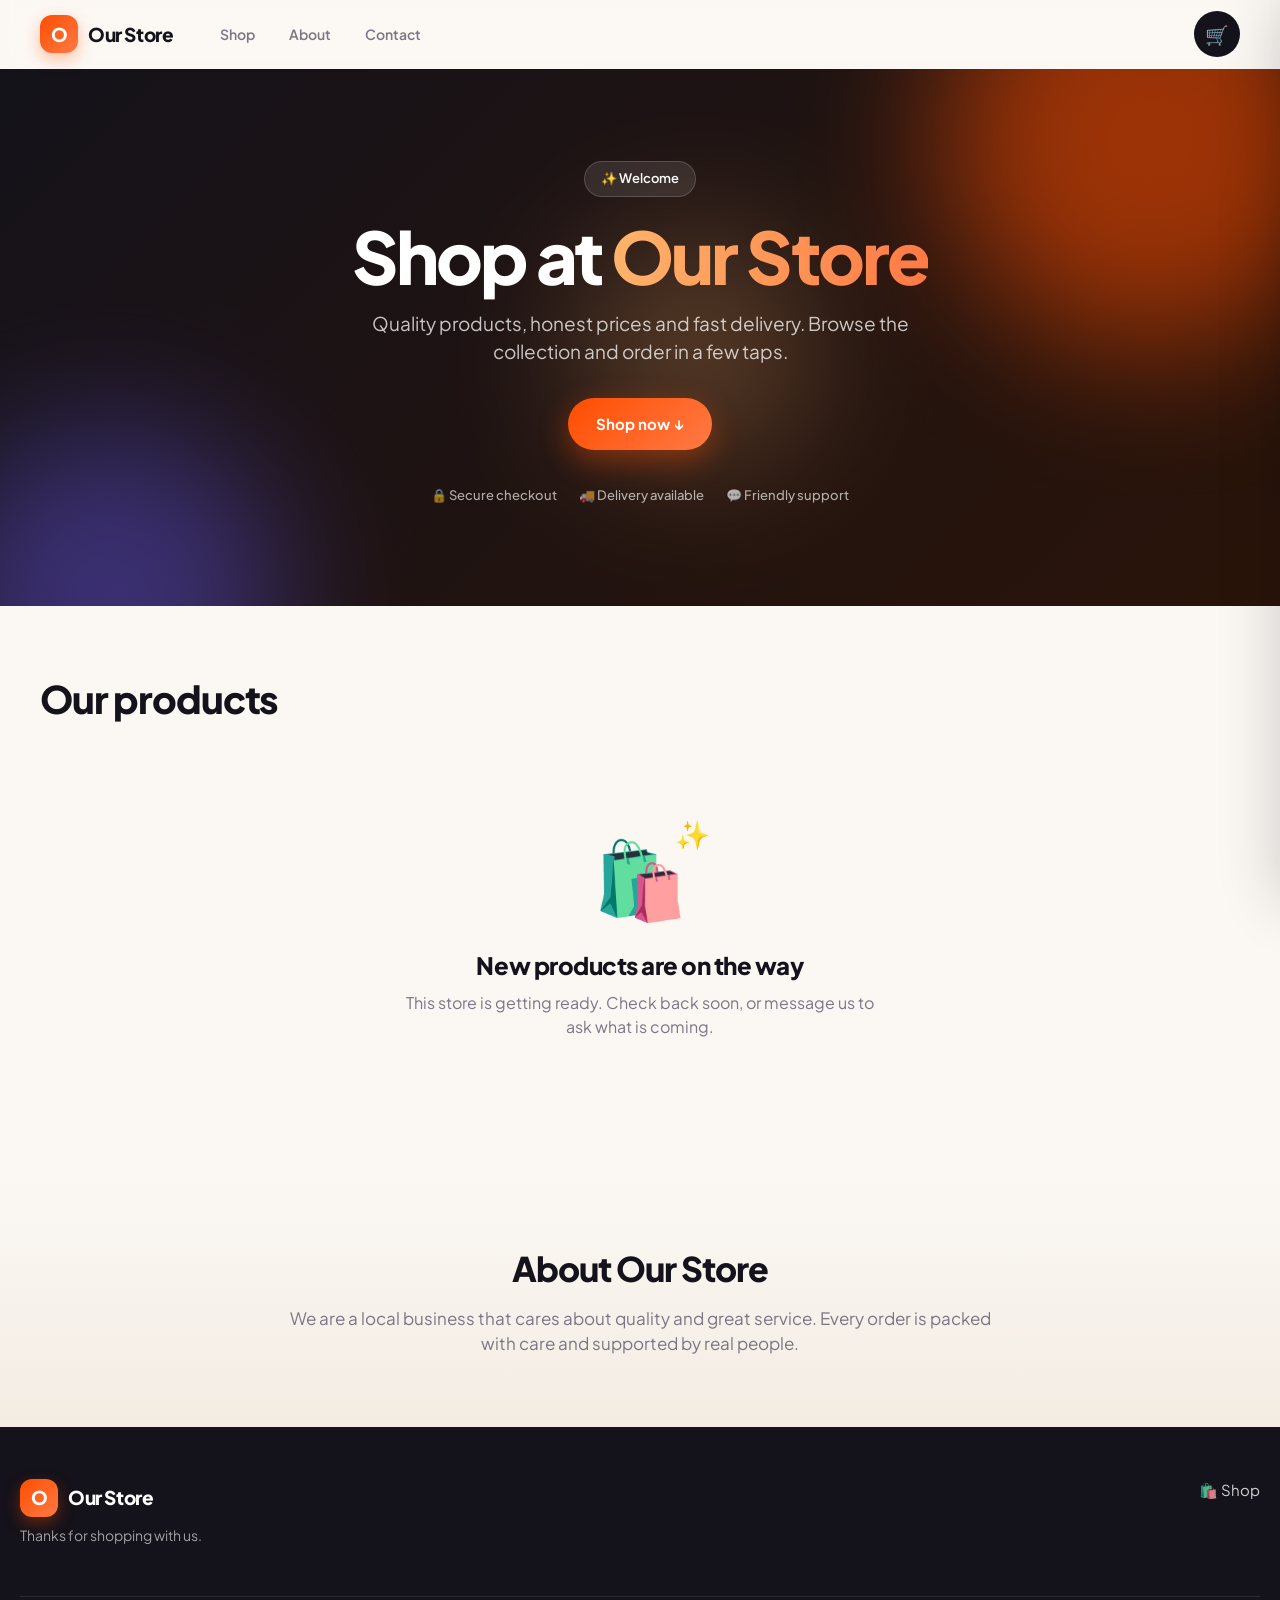
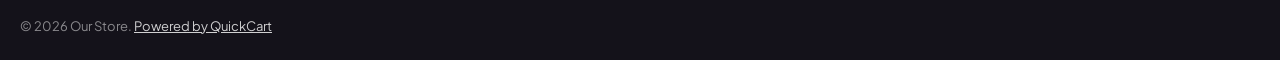
<file: shop.html>
<!DOCTYPE html>
<html lang="en">
<head>
<meta charset="UTF-8">
<meta name="viewport" content="width=device-width, initial-scale=1.0, viewport-fit=cover">
<title>Store</title>
<meta name="theme-color" content="#14121a">
<link rel="preconnect" href="https://fonts.googleapis.com"><link rel="preconnect" href="https://fonts.gstatic.com" crossorigin>
<link href="https://fonts.googleapis.com/css2?family=Plus+Jakarta+Sans:wght@400;500;600;700;800&display=swap" rel="stylesheet">
<link rel="stylesheet" href="assets/shop.css">
<script src="qc-db.js"></script>
<script>
/* qc-live.js asks for the store's database namespace — resolve it once from ?store=<owner> */
(function(){
  var o=(new URLSearchParams(location.search).get('store')||localStorage.getItem('qc_store_owner')||'').trim(), ns=null;
  window.getStoreNS=function(){ if(ns===null) ns=QCDB.baseFor(o); return ns; };
})();
</script>
</head>
<body>
<div id="root"></div>
<noscript>This store needs JavaScript to run.</noscript>
<script src="assets/shop.js"></script>
<script src="qc-live.js"></script>
</body>
</html>
</file>
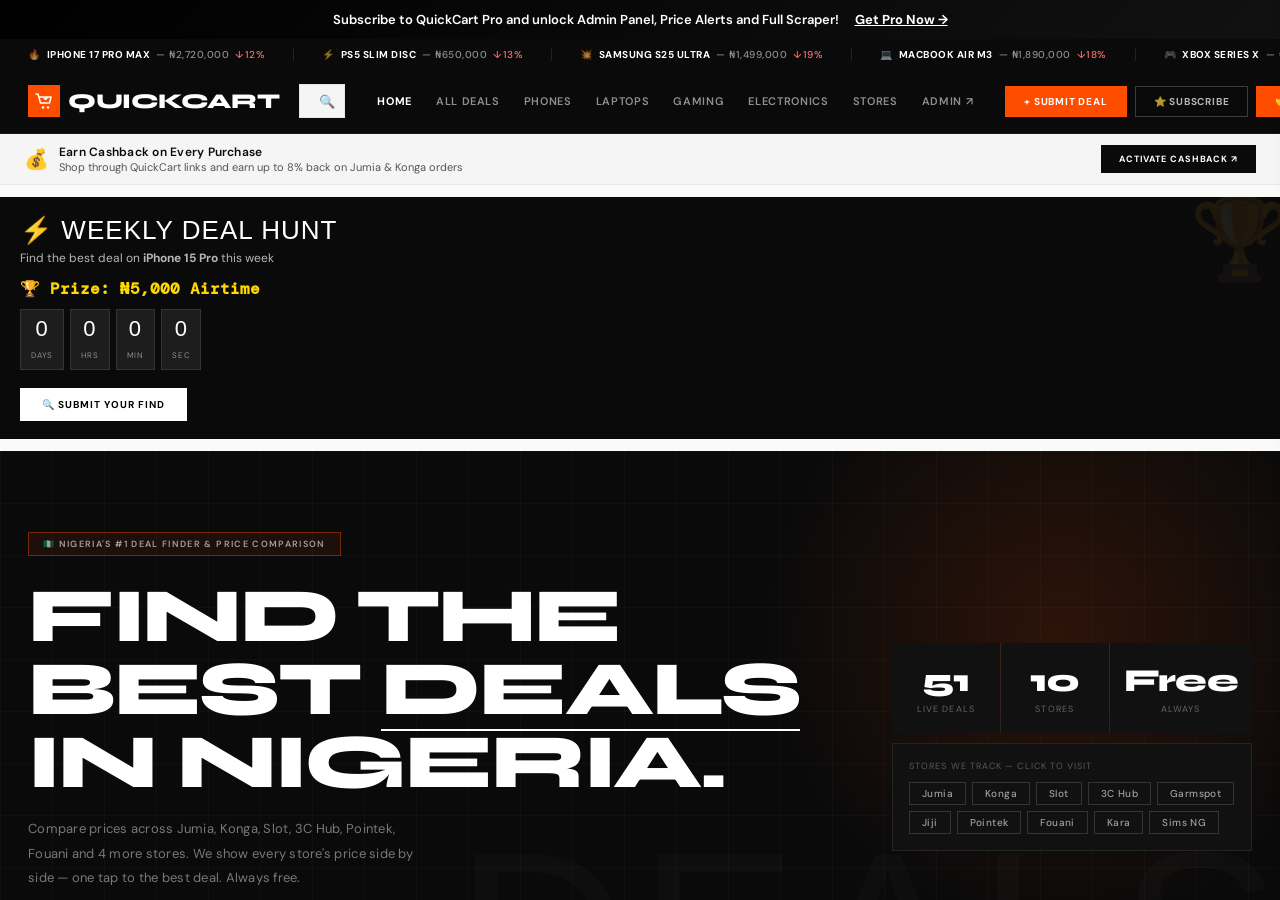
<file: store-builder.html>
<!DOCTYPE html>
<html lang="en">
<head>
<meta charset="UTF-8">
<meta name="viewport" content="width=device-width, initial-scale=1.0">
<title>QuickCart — Store Builder</title>
<link href="https://fonts.googleapis.com/css2?family=Plus+Jakarta+Sans:wght@400;500;600;700;800&display=swap" rel="stylesheet">
<style>
:root{--bg:#f6f2ec;--ink:#14121a;--ink2:#4a4553;--ink3:#7b7685;--b:#e6dfd4;--ac:#ff4d00;--ac2:#ff7a45;--gr:#0a9d6b;--rd:#d6336c}
*{box-sizing:border-box;margin:0;padding:0}
html,body{height:100%;overflow:hidden;font:13px/1.45 'Plus Jakarta Sans',system-ui,sans-serif;background:var(--bg);color:var(--ink)}
button,input,select,textarea{font:inherit;color:inherit}
#top{height:56px;background:rgba(20,18,26,.96);color:#fff;display:flex;align-items:center;gap:10px;padding:0 16px}
#top .t{font-weight:800;font-size:15px;letter-spacing:-.02em}#top .sp{flex:1}
.b{border:1px solid rgba(20,18,26,.14);background:#fff;border-radius:99px;padding:7px 14px;cursor:pointer;font-weight:700;font-size:12px;white-space:nowrap;transition:.15s}
.b:hover{border-color:var(--ac)}.b:disabled{opacity:.35;cursor:default}
#top .b{background:rgba(255,255,255,.08);border-color:rgba(255,255,255,.2);color:#fff}#top .b:hover{background:rgba(255,255,255,.18)}
#top .b.on{background:#fff;color:var(--ink)}
.b.pri,#top .b.pri{background:linear-gradient(135deg,var(--ac),var(--ac2));border-color:transparent;color:#fff;box-shadow:0 6px 16px rgba(255,77,0,.35)}
#state{font-size:11px;color:rgba(255,255,255,.6);min-width:110px;text-align:right}#state.dirty{color:#ffb36b;font-weight:700}
#main{display:grid;grid-template-columns:400px 1fr;height:calc(100% - 56px)}
#panel{background:#fff;border-right:1px solid var(--b);display:flex;flex-direction:column;min-height:0}
.tabs{display:flex;border-bottom:1px solid var(--b);overflow-x:auto;flex-shrink:0}
.tabs button{flex:1;padding:12px 10px;border:0;background:none;font-weight:800;font-size:11px;color:var(--ink3);border-bottom:2.5px solid transparent;cursor:pointer;white-space:nowrap}
.tabs button.on{color:var(--ink);border-color:var(--ac)}
#body{overflow-y:auto;padding:16px;flex:1}
#stage{overflow:auto;display:flex;justify-content:center;padding:16px;background:#e9e3d9}
#frame{border:0;background:#fff;height:100%;width:100%;border-radius:14px;box-shadow:0 10px 40px rgba(20,18,26,.2);transition:width .25s}
h3{font-size:10px;letter-spacing:.09em;text-transform:uppercase;color:var(--ink3);margin:18px 0 8px;font-weight:800}h3:first-child{margin-top:0}
.f{margin-bottom:11px}.f>label{display:block;font-size:11px;font-weight:700;color:var(--ink2);margin-bottom:4px}
.f input[type=text],.f input[type=url],.f input[type=number],.f select,.f textarea{width:100%;padding:9px 11px;border:1.5px solid var(--b);border-radius:11px;background:#fff;outline:none}
.f input:focus,.f select:focus,.f textarea:focus{border-color:var(--ac);box-shadow:0 0 0 3px rgba(255,77,0,.12)}
.f textarea{min-height:84px;resize:vertical}
.f .hint{font-size:11px;color:var(--ink3);margin-top:4px;line-height:1.5}
.row{display:flex;align-items:center;gap:10px}.row>.f{flex:1}
.f input[type=color]{width:100%;height:38px;border:1.5px solid var(--b);border-radius:11px;padding:3px;background:#fff;cursor:pointer}
.f input[type=range]{width:100%;accent-color:var(--ac)}
.tg{display:flex;align-items:center;gap:9px;padding:8px 0;font-weight:600;cursor:pointer}.tg input{width:18px;height:18px;accent-color:var(--ac)}
.card{border:1.5px solid var(--b);border-radius:16px;margin-bottom:10px;background:#fff;overflow:hidden}
.card.sel{border-color:var(--ac);box-shadow:0 0 0 3px rgba(255,77,0,.12)}
.card-h{display:flex;align-items:center;gap:8px;padding:10px 12px;cursor:pointer}
.card-h .ic{font-size:18px}.card-h .nm{flex:1;font-weight:800;font-size:12.5px;min-width:0;overflow:hidden;text-overflow:ellipsis;white-space:nowrap}.card-h .nm small{display:block;font-weight:500;color:var(--ink3);font-size:11px}
.card-h.hid .nm{opacity:.45}
.ib{border:0;background:#f3eee6;border-radius:8px;width:28px;height:28px;cursor:pointer;font-size:13px;flex-shrink:0}.ib:hover{background:#ffe3d6}.ib:disabled{opacity:.3;cursor:default}
.card-b{padding:4px 14px 14px;border-top:1px solid var(--b);display:none}.card.open .card-b{display:block}
.imgbox{border:2px dashed var(--b);border-radius:14px;padding:12px;text-align:center;cursor:pointer;background:#faf7f2;position:relative}
.imgbox:hover{border-color:var(--ac)}.imgbox img{max-height:90px;max-width:100%;border-radius:8px;display:block;margin:0 auto 6px}
.imgbox .rm{position:absolute;top:6px;right:6px;background:rgba(0,0,0,.65);color:#fff;border:0;border-radius:50%;width:22px;height:22px;cursor:pointer}
.imgs{display:grid;grid-template-columns:repeat(4,1fr);gap:6px}.imgs>div{aspect-ratio:1;border-radius:9px;overflow:hidden;position:relative;background:#eee}.imgs img{width:100%;height:100%;object-fit:cover}.imgs button.rm{position:absolute;top:2px;right:2px;background:rgba(0,0,0,.65);color:#fff;border:0;border-radius:50%;width:18px;height:18px;font-size:11px;cursor:pointer}
.imgs .add{display:flex;align-items:center;justify-content:center;border:2px dashed var(--b);background:#faf7f2;cursor:pointer;font-size:22px;color:var(--ink3)}
.li{border:1px solid var(--b);border-radius:12px;padding:10px;margin-bottom:8px;background:#faf7f2}.li .li-h{display:flex;justify-content:space-between;align-items:center;margin-bottom:6px;font-weight:700;font-size:11px;color:var(--ink3)}
.add-btn{width:100%;border:2px dashed var(--b);background:#fff;border-radius:12px;padding:10px;font-weight:800;color:var(--ink2);cursor:pointer}.add-btn:hover{border-color:var(--ac);color:var(--ac)}
.pick{display:grid;grid-template-columns:1fr 1fr;gap:8px;margin-top:10px}.pick button{border:1.5px solid var(--b);background:#fff;border-radius:14px;padding:12px 8px;cursor:pointer;text-align:center;font-weight:700;font-size:12px}.pick button:hover{border-color:var(--ac);background:#fff6f1}.pick span{display:block;font-size:22px;margin-bottom:3px}
.meter{height:6px;background:#eee;border-radius:99px;overflow:hidden;margin-top:6px}.meter i{display:block;height:100%;background:var(--gr);transition:.2s}
.note{background:#fff8f0;border:1px solid #fde1c8;border-radius:12px;padding:10px 12px;font-size:12px;color:var(--ink2);line-height:1.55;margin-bottom:12px}
#toast{position:fixed;bottom:22px;left:50%;transform:translateX(-50%) translateY(20px);background:var(--ink);color:#fff;padding:11px 20px;border-radius:99px;font-weight:700;opacity:0;transition:.25s;pointer-events:none;z-index:99}#toast.on{opacity:1;transform:translateX(-50%)}
@media(max-width:900px){#main{grid-template-columns:1fr;grid-template-rows:55% 45%}#panel{order:2;border-right:0;border-top:1px solid var(--b)}#stage{order:1}}
</style>
</head>
<body>
<div id="top">
  <button class="b" onclick="goBack()">← Dashboard</button>
  <span class="t">🎨 Store Builder</span><span class="sp"></span>
  <span id="devs"><button class="b on" data-w="100%" onclick="dev(this)">🖥</button> <button class="b" data-w="820px" onclick="dev(this)">▭</button> <button class="b" data-w="390px" onclick="dev(this)">📱</button></span>
  <button class="b" id="undo" onclick="undo()" disabled>↶</button><button class="b" id="redo" onclick="redo()" disabled>↷</button>
  <span id="state">Loading…</span>
  <button class="b" onclick="openLive()">View live ↗</button>
  <button class="b pri" id="pub" onclick="publish()">Publish</button>
</div>
<div id="main">
  <div id="panel"><div class="tabs" id="tabs"></div><div id="body"></div></div>
  <div id="stage"><iframe id="frame" title="Store preview"></iframe></div>
</div>
<div id="toast"></div>
<input type="file" id="file" accept="image/*" style="display:none" multiple>
<script src="qc-db.js"></script>
<script>
(function(){
'use strict';
var $=function(id){return document.getElementById(id)};
var esc=function(s){return String(s==null?'':s).replace(/&/g,'&amp;').replace(/</g,'&lt;').replace(/>/g,'&gt;').replace(/"/g,'&quot;')};
var L=localStorage, user=L.getItem('qc_logged_user')||'';
if(!user||L.getItem('qc_is_staff')==='1'){ goBack(true); }
var NS=(window.QCDB&&QCDB.base)?QCDB.base():'';
var URL_DESIGN=NS+'/settings/store_design.json';

/* ───────── defaults (must mirror _src/src/blocks.jsx) ───────── */
var DEF={v:1,brand:{logo:'',logoHeight:38,showName:true,name:''},theme:{accent:'#ff4d00',accent2:'#ff7a45',bg:'#fbf8f4',text:'#14121a',radius:20,font:'Plus Jakarta Sans',buttons:'pill',header:'light'},
 announcement:{on:false,text:'',link:'',bg:'#14121a',color:'#ffffff'},nav:{links:[]},banners:[],bannerSpeed:5,
 hero:{eyebrow:'✨ Welcome',title:'',subtitle:'',cta1:'Shop now ↓',cta1Link:'#products',cta2:'',cta2Link:'',showTrust:true},categories:[],
 products:{title:'Our products',showSearch:true,showSort:true},layout:[{id:'hero',type:'hero'},{id:'products',type:'products'},{id:'about',type:'about'}],
 about:{title:'',text:'',image:''},footer:{text:'Thanks for shopping with us.',links:[],socials:{},address:'',hours:'',email:'',phone:''},seo:{title:'',description:''}};
var FONTS=['Plus Jakarta Sans','Inter','Poppins','DM Sans','Montserrat','Playfair Display','Lora','Nunito','Raleway','Space Grotesk'];
function clone(o){return JSON.parse(JSON.stringify(o))}
function isO(v){return v&&typeof v==='object'&&!Array.isArray(v)}
function merge(saved){var d=clone(DEF);if(!isO(saved))return d;Object.keys(saved).forEach(function(k){if(isO(d[k])&&isO(saved[k]))d[k]=Object.assign({},d[k],saved[k]);else if(saved[k]!==undefined)d[k]=saved[k]});
 if(!Array.isArray(d.layout)||!d.layout.length)d.layout=clone(DEF.layout);['hero','products'].forEach(function(id){if(!d.layout.some(function(s){return s.id===id}))d.layout.unshift({id:id,type:id})});return d}

var D=clone(DEF), published='', dirty=false, tab='style', openId=null, prodCats=[], hist=[], fut=[], snap='', htimer=0;

/* ───────── section catalogue ───────── */
var T={
 hero:{l:'Banner / hero',i:'🖼',b:1,note:'Edit banners & hero text in the “Banners” tab.'},
 products:{l:'Product grid',i:'🛍️',b:1,base:'products',f:[['title','text','Section title'],['showSearch','tog','Show search box'],['showSort','tog','Show sort menu']]},
 about:{l:'About us',i:'ℹ️',b:1,base:'about',f:[['title','text','Title'],['text','area','Text (leave empty for default)'],['image','img','Photo (optional)']]},
 categories:{l:'Category tiles',i:'🗂',f:[['heading','text','Heading'],['columns','sel','Columns',[2,3,4,5,6]]],note:'Manage categories in the “Categories” tab.'},
 text:{l:'Text',i:'📝',f:[['heading','text','Heading'],['text','area','Text','Blank line = new paragraph · **bold** · [link text](https://…)'],['align','sel','Align',['left','center','right']],['bg','sel','Background',['none','soft','dark','accent']]]},
 image:{l:'Image',i:'🏞',f:[['image','img','Image'],['alt','text','Description (for accessibility)'],['link','text','Link (optional)'],['fullWidth','tog','Full width edge-to-edge']]},
 imagetext:{l:'Image + text',i:'🧩',f:[['image','img','Image'],['heading','text','Heading'],['text','area','Text'],['cta','text','Button text'],['link','text','Button link'],['imageSide','sel','Image side',['left','right']],['bg','sel','Background',['none','soft','dark','accent']]]},
 banner:{l:'Banner strip',i:'🎯',f:[['image','img','Background image'],['heading','text','Heading'],['text','text','Sub-text'],['cta','text','Button text'],['link','text','Button link'],['height','sel','Height',['sm','md','lg']],['align','sel','Align',['left','center','right']],['overlay','rng','Dark overlay'],['textColor','col','Text colour']]},
 featured:{l:'Featured products',i:'⭐',f:[['heading','text','Heading'],['source','sel','Show',['newest','category','tag','sale']],['value','cat','Category / tag (if chosen above)'],['count','num','How many (1–24)']]},
 gallery:{l:'Photo gallery',i:'📷',f:[['heading','text','Heading'],['images','imgs','Photos'],['columns','sel','Columns',[2,3,4]]]},
 testimonials:{l:'Customer reviews',i:'💬',f:[['heading','text','Heading'],['items','list','Reviews',[['name','text','Name'],['role','text','Role / place'],['text','area','Review']]],['bg','sel','Background',['none','soft','dark','accent']]]},
 faq:{l:'FAQ',i:'❓',f:[['heading','text','Heading'],['items','list','Questions',[['q','text','Question'],['a','area','Answer']]]]},
 video:{l:'Video',i:'▶️',f:[['heading','text','Heading'],['url','text','YouTube or Vimeo link']]},
 contact:{l:'Contact info',i:'📍',f:[['heading','text','Heading'],['text','area','Intro text'],['address','text','Address'],['hours','text','Opening hours'],['phone','text','Phone'],['email','text','Email'],['bg','sel','Background',['none','soft','dark','accent']]]},
 cta:{l:'Call to action',i:'📣',f:[['heading','text','Heading'],['text','area','Text'],['button','text','Button text'],['link','text','Button link'],['bg','sel','Background',['accent','dark','soft','none']]]},
 spacer:{l:'Spacer',i:'↕️',f:[['height','num','Height (px)']]},
 divider:{l:'Divider line',i:'➖',f:[]}
};
var NEW_DEF={text:{heading:'Our story',text:'Tell customers who you are and why they should buy from you.',align:'left',bg:'none'},image:{fullWidth:false},imagetext:{heading:'Why choose us',text:'Share what makes your products special.',imageSide:'left',bg:'none'},banner:{heading:'Big savings this week',text:'Limited stock — order today',cta:'Shop now',link:'#products',height:'md',align:'center',overlay:0.35,textColor:'#ffffff'},featured:{heading:'Featured',source:'newest',count:4},gallery:{heading:'Gallery',images:[],columns:3},testimonials:{heading:'What customers say',items:[{name:'Happy customer',role:'Lagos',text:'Great service and fast delivery!'}],bg:'soft'},faq:{heading:'Frequently asked questions',items:[{q:'Do you deliver?',a:'Yes — we deliver nationwide.'}]},video:{heading:'',url:''},contact:{heading:'Visit or contact us',bg:'none'},cta:{heading:'Ready to order?',text:'Chat with us on WhatsApp or checkout online.',button:'Shop now',link:'#products',bg:'accent'},categories:{heading:'Shop by category',columns:4},spacer:{height:40}};

/* ───────── helpers ───────── */
function toast(t){var e=$('toast');e.textContent=t;e.className='on';clearTimeout(toast.t);toast.t=setTimeout(function(){e.className=''},2400)}
function uid(){return 's'+Date.now().toString(36)+Math.random().toString(36).slice(2,5)}
function getP(o,p){return p.split('.').reduce(function(a,k){return a==null?a:a[k]},o)}
function setP(o,p,v){var ks=p.split('.');var last=ks.pop();var t=ks.reduce(function(a,k){if(a[k]==null)a[k]=/^\d+$/.test(ks[ks.indexOf(k)+1]||'')?[]:{};return a[k]},o);t[last]=v}
function sz(){return JSON.stringify(D).length}
function goBack(force){if(!force&&dirty&&!confirm('You have unpublished changes. Leave anyway?'))return;dirty=false;var p=window.parent;if(p&&p!==window&&p.qcNavigate)p.qcNavigate(force?'/':'/dashboard');else location.href=force?'index.html':'admin.html'}
window.goBack=goBack;
window.openLive=function(){window.open(location.origin+'/store?store='+encodeURIComponent(user),'_blank')};
window.dev=function(b){[].forEach.call(document.querySelectorAll('#devs .b'),function(x){x.classList.remove('on')});b.classList.add('on');$('frame').style.width=b.dataset.w};
window.addEventListener('beforeunload',function(e){if(dirty){e.preventDefault();e.returnValue=''}});

function compress(file,maxW,png,q){return new Promise(function(res,rej){var r=new FileReader();r.onerror=function(){rej(new Error('Could not read the file'))};r.onload=function(e){var im=new Image();im.onerror=function(){rej(new Error('That file is not a valid image'))};im.onload=function(){var k=Math.min(1,maxW/Math.max(im.width,im.height)),w=Math.max(1,Math.round(im.width*k)),h=Math.max(1,Math.round(im.height*k)),c=document.createElement('canvas');c.width=w;c.height=h;var x=c.getContext('2d');if(!png){x.fillStyle='#fff';x.fillRect(0,0,w,h)}x.drawImage(im,0,0,w,h);res(png?c.toDataURL('image/png'):c.toDataURL('image/jpeg',q||.8))};im.src=e.target.result};r.readAsDataURL(file)})}
function pickFiles(multi,maxW,png){return new Promise(function(res){var f=$('file');f.multiple=!!multi;f.value='';f.onchange=async function(){var out=[];for(var i=0;i<f.files.length;i++){try{out.push(await compress(f.files[i],maxW,png))}catch(e){toast('⚠️ '+e.message)}}res(out)};f.click()})}

/* ───────── state / history / preview ───────── */
function stamp(){snap=JSON.stringify(D)}
function changed(structural){dirty=true;pushPreview();clearTimeout(htimer);htimer=setTimeout(function(){var s=JSON.stringify(D);if(s!==snap){hist.push(snap);if(hist.length>60)hist.shift();fut=[];snap=s;syncBtns()}},500);try{L.setItem('qc_design_draft_'+user,JSON.stringify(D))}catch(e){}stateTxt();if(structural)render()}
window.undo=function(){clearTimeout(htimer);if(JSON.stringify(D)!==snap){hist.push(snap);snap=JSON.stringify(D)}if(!hist.length)return;fut.push(snap);snap=hist.pop();D=JSON.parse(snap);dirty=true;pushPreview();render();syncBtns();stateTxt()};
window.redo=function(){if(!fut.length)return;hist.push(snap);snap=fut.pop();D=JSON.parse(snap);dirty=true;pushPreview();render();syncBtns();stateTxt()};
function syncBtns(){$('undo').disabled=!hist.length;$('redo').disabled=!fut.length}
function stateTxt(){var kb=Math.round(sz()/1024),e=$('state');e.textContent=(dirty?'Unpublished changes':'All changes published')+' · '+kb+' KB';e.className=dirty?'dirty':''}
var frameReady=false;
function pushPreview(){var f=$('frame');if(!frameReady||!f.contentWindow)return;try{f.contentWindow.postMessage({type:'qc-design',design:D},location.origin)}catch(e){}}
window.addEventListener('message',function(e){if(e.origin!==location.origin||!e.data)return;
 if(e.data.type==='qc-ready'){frameReady=true;pushPreview()}
 if(e.data.type==='qc-select'){var id=e.data.id;if(id==='hero'){tab='banners'}else{tab='sections';openId=id}render();var el=document.querySelector('[data-sid="'+id+'"]');if(el)el.scrollIntoView({block:'center',behavior:'smooth'})}});
document.addEventListener('keydown',function(e){if((e.ctrlKey||e.metaKey)&&e.key.toLowerCase()==='s'){e.preventDefault();publish()}if((e.ctrlKey||e.metaKey)&&e.key.toLowerCase()==='z'&&!/INPUT|TEXTAREA/.test((e.target||{}).tagName||'')){e.preventDefault();e.shiftKey?redo():undo()}});

/* ───────── field renderers ───────── */
function fld(path,type,label,extra,val){
 if(val===undefined)val=getP(D,path);var a='data-p="'+esc(path)+'"';var h='<div class="f">';
 if(type==='tog')return '<label class="tg"><input type="checkbox" '+a+' data-t="tog" '+(val!==false&&val?'checked':'')+'> '+esc(label)+'</label>';
 h+='<label>'+esc(label)+'</label>';
 if(type==='text')h+='<input type="text" '+a+' value="'+esc(val)+'">';
 else if(type==='area')h+='<textarea '+a+'>'+esc(val)+'</textarea>'+(extra?'<div class="hint">'+esc(extra)+'</div>':'');
 else if(type==='num')h+='<input type="number" '+a+' data-t="num" value="'+esc(val)+'">';
 else if(type==='col')h+='<input type="color" '+a+' value="'+esc(val||'#ffffff')+'">';
 else if(type==='rng')h+='<input type="range" min="0" max="0.9" step="0.05" '+a+' data-t="num" value="'+(val==null?0.35:val)+'">';
 else if(type==='sel'){h+='<select '+a+'>'+extra.map(function(o){return '<option value="'+esc(o)+'"'+(String(val)===String(o)||(val==null&&o===extra[0])?' selected':'')+'>'+esc(o)+'</option>'}).join('')+'</select>'}
 else if(type==='cat'){var cs=allCats();h+='<input type="text" '+a+' list="catlist" value="'+esc(val)+'" placeholder="e.g. Snacks"><datalist id="catlist">'+cs.map(function(c){return '<option value="'+esc(c)+'">'}).join('')+'</datalist>'}
 else if(type==='img'){h+='<div class="imgbox" data-img="'+esc(path)+'">'+(val?'<img src="'+esc(val)+'" alt=""><button class="rm" data-rmimg="'+esc(path)+'">×</button><small>Click to replace</small>':'<div style="font-size:22px">📷</div><small>Click to upload</small>')+'</div>'}
 else if(type==='imgs'){var arr=val||[];h+='<div class="imgs">'+arr.map(function(u,i){return '<div><img src="'+esc(u)+'" alt=""><button class="rm" data-rmgal="'+esc(path)+'|'+i+'">×</button></div>'}).join('')+'<div class="add" data-addgal="'+esc(path)+'">＋</div></div>'}
 else if(type==='list'){var arr2=val||[];h+=arr2.map(function(it,i){return '<div class="li"><div class="li-h"><span>#'+(i+1)+'</span><button class="ib" data-rmli="'+esc(path)+'|'+i+'">🗑</button></div>'+extra.map(function(s){return fld(path+'.'+i+'.'+s[0],s[1],s[2],null,it[s[0]])}).join('')+'</div>'}).join('')+'<button class="add-btn" data-addli="'+esc(path)+'">＋ Add</button>'}
 return h+'</div>'}
function allCats(){var s={};prodCats.forEach(function(c){s[c]=1});(D.categories||[]).forEach(function(c){if(c.name)s[c.name]=1});return Object.keys(s).sort()}

/* ───────── tabs ───────── */
var TABS=[['style','🎨 Style'],['banners','🖼 Banners'],['cats','🗂 Categories'],['sections','🧱 Sections'],['hf','🧭 Header & Footer'],['seo','🔎 SEO']];
function render(){
 $('tabs').innerHTML=TABS.map(function(t){return '<button class="'+(tab===t[0]?'on':'')+'" data-tab="'+t[0]+'">'+t[1]+'</button>'}).join('');
 var h='';
 if(tab==='style')h=tabStyle();else if(tab==='banners')h=tabBanners();else if(tab==='cats')h=tabCats();else if(tab==='sections')h=tabSections();else if(tab==='hf')h=tabHF();else h=tabSeo();
 var sc=$('body').scrollTop;$('body').innerHTML=h;$('body').scrollTop=sc;stateTxt()}
function tabStyle(){
 var kb=sz()/1024,pct=Math.min(100,kb/3000*100);
 return '<h3>Logo & name</h3>'+fld('brand.logo','img','Logo (PNG with transparent background works best)')+'<div class="row">'+fld('brand.logoHeight','num','Logo height (px)')+fld('brand.name','text','Store name (optional override)')+'</div>'+fld('brand.showName','tog','Show store name next to the logo')
 +'<h3>Colours</h3><div class="row">'+fld('theme.accent','col','Main colour')+fld('theme.accent2','col','Gradient colour')+'</div><div class="row">'+fld('theme.bg','col','Page background')+fld('theme.text','col','Text colour')+'</div>'
 +'<h3>Look & feel</h3>'+fld('theme.font','sel','Font',FONTS)+'<div class="row">'+fld('theme.buttons','sel','Buttons',['pill','rounded','square'])+fld('theme.header','sel','Header',['light','dark'])+'</div>'+'<div class="f"><label>Corner roundness</label><input type="range" min="0" max="32" step="2" data-p="theme.radius" data-t="num" value="'+esc(D.theme.radius)+'"><div class="hint">0 = sharp corners · 32 = very round</div></div>'
 +'<h3>Page weight</h3><div class="hint">Your design is '+Math.round(kb)+' KB. Photos are compressed automatically; keep it under ~3 MB so the store loads fast on mobile data.</div><div class="meter"><i style="width:'+pct+'%;background:'+(pct>80?'var(--rd)':'var(--gr)')+'"></i></div>'
 +'<h3>Reset</h3><button class="b" data-act="reset">Reset design to default</button>'}
function tabBanners(){
 var h='<div class="note">Add one or more banners — with 2+ they slide automatically. With no banners your store shows the text hero below.</div>';
 h+=D.banners.map(function(b,i){return '<div class="card open" data-sid="hero"><div class="card-h"><span class="ic">🖼</span><span class="nm">Banner '+(i+1)+'<small>'+esc(b.title||'No title')+'</small></span><button class="ib" data-bmv="'+i+'|-1" '+(i?'':'disabled')+'>↑</button><button class="ib" data-bmv="'+i+'|1" '+(i<D.banners.length-1?'':'disabled')+'>↓</button><button class="ib" data-rmb="'+i+'">🗑</button></div><div class="card-b" style="display:block">'
  +fld('banners.'+i+'.image','img','Image (wide, 1600×600 works well)')+fld('banners.'+i+'.title','text','Headline')+fld('banners.'+i+'.subtitle','text','Sub-text')+'<div class="row">'+fld('banners.'+i+'.cta','text','Button text')+fld('banners.'+i+'.link','text','Button link')+'</div><div class="row">'+fld('banners.'+i+'.align','sel','Text position',['left','center','right'])+fld('banners.'+i+'.textColor','col','Text colour')+'</div>'+fld('banners.'+i+'.overlay','rng','Dark overlay (helps text stand out)')+'</div></div>'}).join('');
 h+='<button class="add-btn" data-act="addbanner">＋ Add banner</button>';
 if(D.banners.length>1)h+='<div style="margin-top:12px">'+fld('bannerSpeed','num','Seconds per slide')+'</div>';
 h+='<h3>Text hero (used when there are no banners)</h3>'+fld('hero.eyebrow','text','Small label')+fld('hero.title','text','Headline (empty = “Shop at Your Store”)')+fld('hero.subtitle','area','Sub-text')+'<div class="row">'+fld('hero.cta1','text','Button 1')+fld('hero.cta1Link','text','Link')+'</div><div class="row">'+fld('hero.cta2','text','Button 2 (optional)')+fld('hero.cta2Link','text','Link')+'</div>'+fld('hero.showTrust','tog','Show “Secure checkout · Delivery · Support” badges');
 return h}
function tabCats(){
 var h='<div class="note">Create as many categories as you like, even before you have products. Customers see them as tiles (add the “Category tiles” section) and as filter buttons. Give each one a picture or emoji.</div>';
 h+=D.categories.map(function(c,i){return '<div class="card'+(c.hidden?'':'')+'"><div class="card-h" data-tog><span class="ic">'+(c.emoji||'🗂')+'</span><span class="nm">'+esc(c.name||'Unnamed')+'<small>'+(c.hidden?'Hidden · ':'')+(prodCats.indexOf(c.name)>-1?'has products':'no products yet')+'</small></span><button class="ib" data-cmv="'+i+'|-1" '+(i?'':'disabled')+'>↑</button><button class="ib" data-cmv="'+i+'|1" '+(i<D.categories.length-1?'':'disabled')+'>↓</button><button class="ib" data-rmc="'+i+'">🗑</button></div><div class="card-b">'
  +fld('categories.'+i+'.name','text','Name')+'<div class="row">'+fld('categories.'+i+'.emoji','text','Emoji (if no picture)')+'</div>'+fld('categories.'+i+'.image','img','Picture (square works best)')+fld('categories.'+i+'.hidden','tog','Hide this category from the store')+'</div></div>'}).join('');
 h+='<button class="add-btn" data-act="addcat">＋ Add category</button>';
 var miss=prodCats.filter(function(n){return !D.categories.some(function(c){return c.name===n})});
 if(miss.length)h+='<div class="note" style="margin-top:12px">Categories found on your products but not listed here: <b>'+miss.map(esc).join(', ')+'</b><br><button class="b" style="margin-top:8px" data-act="importcats">Add them to my list</button></div>';
 return h}
function tabSections(){
 var h='<div class="note">Everything on your page is a section. Drag-free: use ↑ ↓ to move, 👁 to hide, ⧉ to copy. <b>Tip:</b> click any section in the preview to jump to it here.</div>';
 h+=D.layout.map(function(s,i){var t=T[s.type]||{l:s.type,i:'▫️',f:[]},open=openId===s.id;
  return '<div class="card'+(open?' open sel':'')+'" data-sid="'+esc(s.id)+'"><div class="card-h'+(s.hidden?' hid':'')+'" data-open="'+esc(s.id)+'"><span class="ic">'+t.i+'</span><span class="nm">'+esc(t.l)+'<small>'+esc(sub(s))+'</small></span><button class="ib" data-mv="'+i+'|-1" '+(i?'':'disabled')+'>↑</button><button class="ib" data-mv="'+i+'|1" '+(i<D.layout.length-1?'':'disabled')+'>↓</button><button class="ib" data-hide="'+i+'" title="Show / hide">'+(s.hidden?'🚫':'👁')+'</button>'+(t.b?'':'<button class="ib" data-dup="'+i+'">⧉</button><button class="ib" data-del="'+i+'">🗑</button>')+'</div>'
  +'<div class="card-b">'+(t.note?'<div class="hint" style="margin:10px 0">'+esc(t.note)+'</div>':'')+(t.f||[]).map(function(f){var p=t.base?(t.base+'.'+f[0]):('layout.'+i+'.'+f[0]);return fld(p,f[1],f[2],f[3])}).join('')+(t.f&&t.f.length||t.note?'':'<div class="hint" style="margin-top:10px">Nothing to edit here.</div>')+'</div></div>'}).join('');
 h+='<h3>Add a section</h3><div class="pick">'+Object.keys(T).filter(function(k){return !T[k].b}).map(function(k){return '<button data-add="'+k+'"><span>'+T[k].i+'</span>'+T[k].l+'</button>'}).join('')+'</div>';
 return h}
function sub(s){var v=s.heading||s.title||s.text||s.cta||'';if(s.type==='hero')return D.banners.length?D.banners.length+' banner(s)':'Text hero';if(s.type==='products')return D.products.title||'';if(s.type==='about')return D.about.title||'';return String(v).slice(0,40)}
function tabHF(){
 var h='<h3>Announcement bar</h3>'+fld('announcement.on','tog','Show announcement bar')+fld('announcement.text','text','Message (e.g. Free delivery over ₦20,000)')+fld('announcement.link','text','Link (optional)')+'<div class="row">'+fld('announcement.bg','col','Background')+fld('announcement.color','col','Text')+'</div>'
 +'<h3>Menu links</h3><div class="hint" style="margin-bottom:8px">Leave empty for the default: Shop · About · Contact. Links can be #products, #about, a full https:// address, or tel:/mailto:.</div>'+fld('nav.links','list','Links',[['label','text','Label'],['url','text','Link']])
 +'<h3>Footer</h3>'+fld('footer.text','text','Footer message')+'<div class="row">'+fld('footer.phone','text','Phone')+fld('footer.email','text','Email')+'</div>'+fld('footer.address','text','Address')+fld('footer.hours','text','Opening hours')
 +'<h3>Social media</h3><div class="hint" style="margin-bottom:8px">Enter your username or the full link.</div>'+['instagram','facebook','tiktok','x','youtube'].map(function(k){return fld('footer.socials.'+k,'text',k[0].toUpperCase()+k.slice(1))}).join('')
 +'<h3>Footer links</h3>'+fld('footer.links','list','Links',[['label','text','Label'],['url','text','Link']]);
 return h}
function tabSeo(){return '<div class="note">This is what Google and WhatsApp/Facebook show when someone finds or shares your store.</div>'+fld('seo.title','text','Page title')+fld('seo.description','area','Description (about 150 characters)')}

/* ───────── events ───────── */
var panel=$('panel');
panel.addEventListener('input',function(e){var t=e.target,p=t.dataset&&t.dataset.p;if(!p)return;var v;if(t.dataset.t==='tog')v=t.checked;else if(t.dataset.t==='num')v=t.value===''?'':Number(t.value);else v=t.value;setP(D,p,v);changed(false)});
panel.addEventListener('change',function(e){var t=e.target;if(t.dataset&&t.dataset.p&&t.dataset.t==='tog')render()});
panel.addEventListener('click',async function(e){
 var t=e.target.closest('button,[data-img],[data-addgal],[data-tab],[data-open],[data-tog]');if(!t)return;var d=t.dataset;
 if(d.tab){tab=d.tab;render();return}
 if(d.open!==undefined&&!e.target.closest('.ib')){openId=openId===d.open?null:d.open;render();var s=D.layout.filter(function(x){return x.id===d.open})[0];if(openId)scrollPreview(d.open);return}
 if(d.tog!==undefined&&!e.target.closest('.ib')){t.parentNode.classList.toggle('open');return}
 if(d.rmimg){e.stopPropagation();setP(D,d.rmimg,'');changed(true);return}
 if(d.img){var big=/banners|banner|image$|about/.test(d.img)||/layout\.\d+\.(image)$/.test(d.img),logo=d.img==='brand.logo';var r=await pickFiles(false,logo?500:(d.img.indexOf('banners')===0||/\.image$/.test(d.img)?1600:900),logo);if(r[0]){setP(D,d.img,r[0]);changed(true)}return}
 if(d.addgal){var rs=await pickFiles(true,1000,false);if(rs.length){var a=getP(D,d.addgal)||[];setP(D,d.addgal,a.concat(rs).slice(0,12));changed(true)}return}
 if(d.rmgal){var q=d.rmgal.split('|'),ar=getP(D,q[0]);ar.splice(Number(q[1]),1);changed(true);return}
 if(d.addli){var arr=getP(D,d.addli);if(!Array.isArray(arr)){setP(D,d.addli,[]);arr=getP(D,d.addli)}arr.push({});changed(true);return}
 if(d.rmli){var z=d.rmli.split('|');getP(D,z[0]).splice(Number(z[1]),1);changed(true);return}
 if(d.mv){var m=d.mv.split('|'),i=+m[0],j=i+ +m[1];if(j<0||j>=D.layout.length)return;var x=D.layout.splice(i,1)[0];D.layout.splice(j,0,x);changed(true);return}
 if(d.hide!==undefined){var s2=D.layout[+d.hide];s2.hidden=!s2.hidden;changed(true);return}
 if(d.dup!==undefined){var c=clone(D.layout[+d.dup]);c.id=uid();D.layout.splice(+d.dup+1,0,c);openId=c.id;changed(true);return}
 if(d.del!==undefined){if(!confirm('Delete this section?'))return;D.layout.splice(+d.del,1);openId=null;changed(true);return}
 if(d.add){var ns=Object.assign({id:uid(),type:d.add},clone(NEW_DEF[d.add]||{}));var pi=D.layout.findIndex(function(s){return s.id==='about'});D.layout.splice(pi>-1?pi:D.layout.length,0,ns);openId=ns.id;changed(true);scrollPreview(ns.id);return}
 if(d.bmv){var bm=d.bmv.split('|'),bi=+bm[0],bj=bi+ +bm[1];var bx=D.banners.splice(bi,1)[0];D.banners.splice(bj,0,bx);changed(true);return}
 if(d.rmb!==undefined){D.banners.splice(+d.rmb,1);changed(true);return}
 if(d.cmv){var cm=d.cmv.split('|'),ci=+cm[0],cj=ci+ +cm[1];var cx=D.categories.splice(ci,1)[0];D.categories.splice(cj,0,cx);changed(true);return}
 if(d.rmc!==undefined){if(!confirm('Remove this category from your list? Products keep their category.'))return;D.categories.splice(+d.rmc,1);changed(true);return}
 if(d.act==='addbanner'){if(D.banners.length>=8){toast('Up to 8 banners');return}D.banners.push({id:uid(),title:'Your headline here',subtitle:'',cta:'Shop now',link:'#products',align:'left',overlay:0.35,textColor:'#ffffff'});changed(true);return}
 if(d.act==='addcat'){D.categories.push({name:'New category',emoji:'🛍️'});changed(true);return}
 if(d.act==='importcats'){prodCats.forEach(function(n){if(!D.categories.some(function(c){return c.name===n}))D.categories.push({name:n,emoji:'🛍️'})});changed(true);return}
 if(d.act==='reset'){if(!confirm('Reset everything to the default design? (You can still undo.)'))return;D=clone(DEF);changed(true);return}
});
function scrollPreview(id){try{var w=$('frame').contentWindow;var el=w.document.querySelector('[data-blk="'+id+'"]');if(el)el.scrollIntoView({behavior:'smooth',block:'center'})}catch(e){}}

/* ───────── load / publish ───────── */
async function load(){
 try{var r=await fetch(URL_DESIGN);var saved=r.ok?await r.json():null;published=JSON.stringify(merge(saved));D=merge(saved)}catch(e){toast('⚠️ Could not load your saved design')}
 try{var dr=JSON.parse(L.getItem('qc_design_draft_'+user)||'null');if(dr&&JSON.stringify(merge(dr))!==published&&confirm('You have unpublished changes from last time. Restore them?')){D=merge(dr);dirty=true}}catch(e){}
 stamp();render();
 $('frame').src='shop.html?store='+encodeURIComponent(user)+'&preview=1&t='+Date.now();
 try{var pr=await (await fetch(NS+'/products.json')).json()||{};var s={};Object.keys(pr).forEach(function(k){if(pr[k]&&pr[k].category)s[pr[k].category]=1});prodCats=Object.keys(s).sort();render()}catch(e){}
}
window.publish=async function(){
 if(sz()>8*1024*1024){toast('❌ Design is too large — remove some photos');return}
 var b=$('pub');b.disabled=true;b.textContent='Publishing…';
 try{D.updatedAt=new Date().toISOString();var r=await fetch(URL_DESIGN,{method:'PUT',headers:{'Content-Type':'application/json'},body:JSON.stringify(D)});if(!r.ok)throw new Error('refused');
  dirty=false;published=JSON.stringify(D);try{L.removeItem('qc_design_draft_'+user)}catch(e){}stateTxt();toast('✅ Published — your store is updated')}
 catch(e){toast('❌ Could not publish. Check your connection.')}
 b.disabled=false;b.textContent='Publish'};
load();
})();
</script>
</body>
</html>
</file>
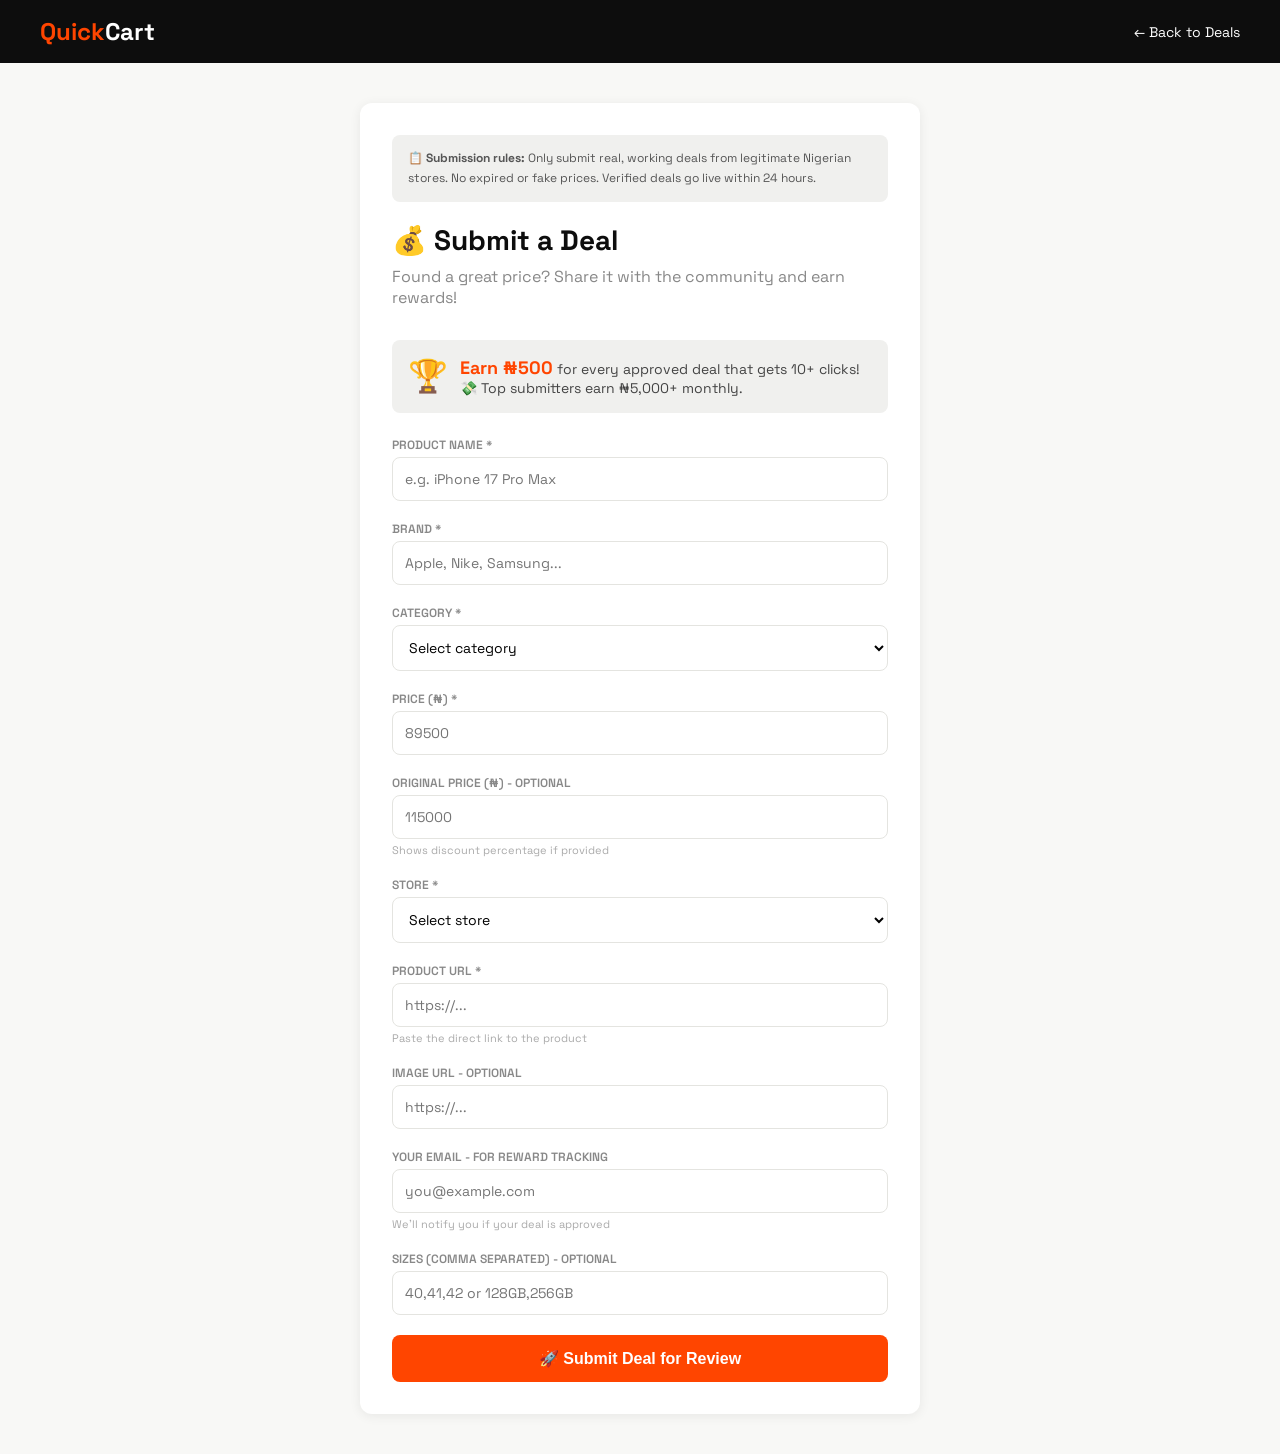
<file: submit.html>
<!DOCTYPE html>
<html lang="en">
<head>
<meta charset="UTF-8">
<meta name="viewport" content="width=device-width, initial-scale=1.0">
<title>Submit a Deal - QuickCart</title>
<link rel="preconnect" href="https://fonts.googleapis.com">
<link href="https://fonts.googleapis.com/css2?family=Space+Grotesk:wght@400;500;600;700&display=swap" rel="stylesheet">
<style>
    *{margin:0;padding:0;box-sizing:border-box;}
    body{font-family:'Space Grotesk',sans-serif;background:#f8f8f6;color:#0d0d0d;}
    .nav{background:#0d0d0d;padding:16px 24px;position:sticky;top:0;z-index:100;}
    .nav-in{max-width:1200px;margin:0 auto;display:flex;justify-content:space-between;align-items:center;}
    .logo{color:#fff;font-size:24px;font-weight:700;}
    .logo span{color:#ff4500;}
    .nav a{color:#fff;text-decoration:none;font-size:14px;}
    .container{max-width:600px;margin:40px auto;padding:0 20px;}
    .card{background:#fff;border-radius:12px;padding:32px;box-shadow:0 2px 12px rgba(0,0,0,0.07);}
    h1{font-size:28px;margin-bottom:8px;}
    .sub{color:#888;margin-bottom:32px;}
    .form-group{margin-bottom:20px;}
    label{display:block;font-size:12px;font-weight:600;text-transform:uppercase;color:#888;margin-bottom:4px;}
    input,select,textarea{width:100%;padding:12px;border:1.5px solid #e4e4e0;border-radius:8px;font-family:inherit;font-size:14px;background:#fff;}
    input:focus,select:focus,textarea:focus{outline:none;border-color:#ff4500;}
    .hint{font-size:11px;color:#aaa;margin-top:4px;}
    button{background:#ff4500;color:#fff;border:none;padding:14px 28px;border-radius:8px;font-weight:600;cursor:pointer;font-size:16px;width:100%;}
    button:hover{background:#e03c00;}
    button:disabled{background:#ccc;cursor:not-allowed;}
    .reward-box{background:#f0f0ee;border-radius:8px;padding:16px;margin:24px 0;display:flex;align-items:center;gap:12px;}
    .reward-emoji{font-size:32px;}
    .reward-text{font-size:14px;color:#444;}
    .reward-text strong{color:#ff4500;font-size:18px;}
    .toast{position:fixed;bottom:20px;left:50%;transform:translateX(-50%);background:#0d0d0d;color:#fff;padding:12px 24px;border-radius:8px;display:none;z-index:1000;}
    .loading{display:none;text-align:center;margin-top:20px;}
    .loading.show{display:block;}
</style>
</head>
<body>
    <div class="nav">
        <div class="nav-in">
            <div class="logo"><span>Quick</span>Cart</div>
            <a href="index.html">← Back to Deals</a>
        </div>
    </div>

    <div class="container">
        <div class="card">
    <div style="background:#f0f0ee;border-radius:8px;padding:13px 16px;margin-bottom:20px;font-size:12px;color:#555;line-height:1.7;">
      📋 <strong>Submission rules:</strong> Only submit real, working deals from legitimate Nigerian stores. No expired or fake prices. Verified deals go live within 24 hours.
    </div>
            <h1>💰 Submit a Deal</h1>
            <div class="sub">Found a great price? Share it with the community and earn rewards!</div>
            
            <div class="reward-box">
                <span class="reward-emoji">🏆</span>
                <span class="reward-text"><strong>Earn ₦500</strong> for every approved deal that gets 10+ clicks! 💸 Top submitters earn ₦5,000+ monthly.</span>
            </div>

            <form id="submitForm">
                <div class="form-group">
                    <label>Product Name *</label>
                    <input type="text" id="name" required placeholder="e.g. iPhone 17 Pro Max">
                </div>

                <div class="form-group">
                    <label>Brand *</label>
                    <input type="text" id="brand" required placeholder="Apple, Nike, Samsung...">
                </div>

                <div class="form-group">
                    <label>Category *</label>
                    <select id="category" required>
                        <option value="">Select category</option>
                        <option value="Sneakers">👟 Sneakers</option>
                        <option value="Smartphones">📱 Smartphones</option>
                        <option value="Laptops">💻 Laptops</option>
                        <option value="Gaming">🎮 Gaming</option>
                        <option value="Electronics">🔌 Electronics</option>
                        <option value="Accessories">🎧 Accessories</option>
                        <option value="Sneakers">👟 Sneakers</option>
                        <option value="Fashion">👔 Fashion</option>
                        <option value="Appliances">🏠 Appliances</option>
                    </select>
                </div>

                <div class="form-group">
                    <label>Price (₦) *</label>
                    <input type="number" id="price" required placeholder="89500" min="0">
                </div>

                <div class="form-group">
                    <label>Original Price (₦) - optional</label>
                    <input type="number" id="originalPrice" placeholder="115000" min="0">
                    <div class="hint">Shows discount percentage if provided</div>
                </div>

                <div class="form-group">
                    <label>Store *</label>
                    <select id="store" required>
                        <option value="">Select store</option>
                        <option value="Jumia">Jumia</option>
                        <option value="Konga">Konga</option>
                        <option value="Slot">Slot</option>
                        <option value="3C Hub">3C Hub</option>
                        <option value="Garmspot">Garmspot</option>
                        <option value="Jiji">Jiji</option>
                        <option value="Pointek">Pointek</option>
                        <option value="Fouani">Fouani Store</option>
                        <option value="Kara">Kara Nigeria</option>
                        <option value="Sims">Sims Nigeria</option>
                        <option value="Other">Other</option>
                    </select>
                </div>

                <div class="form-group">
                    <label>Product URL *</label>
                    <input type="url" id="url" required placeholder="https://...">
                    <div class="hint">Paste the direct link to the product</div>
                </div>

                <div class="form-group">
                    <label>Image URL - optional</label>
                    <input type="url" id="image" placeholder="https://...">
                </div>

                <div class="form-group">
                    <label>Your Email - for reward tracking</label>
                    <input type="email" id="email" placeholder="you@example.com">
                    <div class="hint">We'll notify you if your deal is approved</div>
                </div>

                <div class="form-group">
                    <label>Sizes (comma separated) - optional</label>
                    <input type="text" id="sizes" placeholder="40,41,42 or 128GB,256GB">
                </div>

                <button type="submit" id="submitBtn">🚀 Submit Deal for Review</button>
            </form>
            
            <div class="loading" id="loading">
                <p>Submitting your deal...</p>
            </div>
        </div>
    </div>

    <div class="toast" id="toast"></div>

    <script>
        const PENDING_DB = "https://sneakerai-c96f0-default-rtdb.firebaseio.com/pending-deals";

        document.getElementById('submitForm').addEventListener('submit', async (e) => {
            e.preventDefault();
            
            const submitBtn = document.getElementById('submitBtn');
            const loading = document.getElementById('loading');
            
            // Get form values
            const name = document.getElementById('name').value.trim();
            const brand = document.getElementById('brand').value.trim();
            const category = document.getElementById('category').value;
            const price = Number(document.getElementById('price').value);
            const originalPrice = document.getElementById('originalPrice').value ? Number(document.getElementById('originalPrice').value) : null;
            const store = document.getElementById('store').value;
            const storeUrl = document.getElementById('url').value.trim();
            const image = document.getElementById('image').value.trim();
            const email = document.getElementById('email').value.trim();
            const sizesInput = document.getElementById('sizes').value.trim();
            
            // Validate
            if(!name || !brand || !category || !price || !store || !storeUrl) {
                showToast('⚠️ Please fill all required fields');
                return;
            }
            
            if(price <= 0) {
                showToast('⚠️ Price must be greater than 0');
                return;
            }
            
            // Process sizes
            const sizes = sizesInput ? sizesInput.split(',').map(s => s.trim()).filter(Boolean) : [];
            
            // Create deal object
            const deal = {
                name: name,
                brand: brand,
                category: category,
                price: price,
                originalPrice: originalPrice,
                store: store,
                storeUrl: storeUrl,
                image: image || '',
                submitterEmail: email || '',
                sizes: sizes,
                status: 'pending',
                submittedAt: new Date().toISOString(),
                clicks: 0
            };

            // Generate ID
            const id = `${category}-${brand}-${name}`
                .replace(/\s+/g, '-')
                .toLowerCase()
                .replace(/[^a-z0-9-]/g, '');

            // Disable button and show loading
            submitBtn.disabled = true;
            loading.classList.add('show');

            try {
                // Save to Firebase pending deals
                const response = await fetch(`${PENDING_DB}/${id}.json`, {
                    method: 'PUT',
                    headers: {'Content-Type': 'application/json'},
                    body: JSON.stringify(deal)
                });
                
                if(response.ok) {
                    showToast('✅ Deal submitted! We\'ll review it within 24 hours.');
                    document.getElementById('submitForm').reset();
                } else {
                    showToast('❌ Error submitting. Please try again.');
                }
            } catch(err) {
                console.error('Submission error:', err);
                showToast('❌ Network error. Please check your connection.');
            } finally {
                // Re-enable button and hide loading
                submitBtn.disabled = false;
                loading.classList.remove('show');
            }
        });

        function showToast(msg) {
            const toast = document.getElementById('toast');
            toast.textContent = msg;
            toast.style.display = 'block';
            setTimeout(() => toast.style.display = 'none', 3000);
        }
    </script>
</body>
</html>
</file>
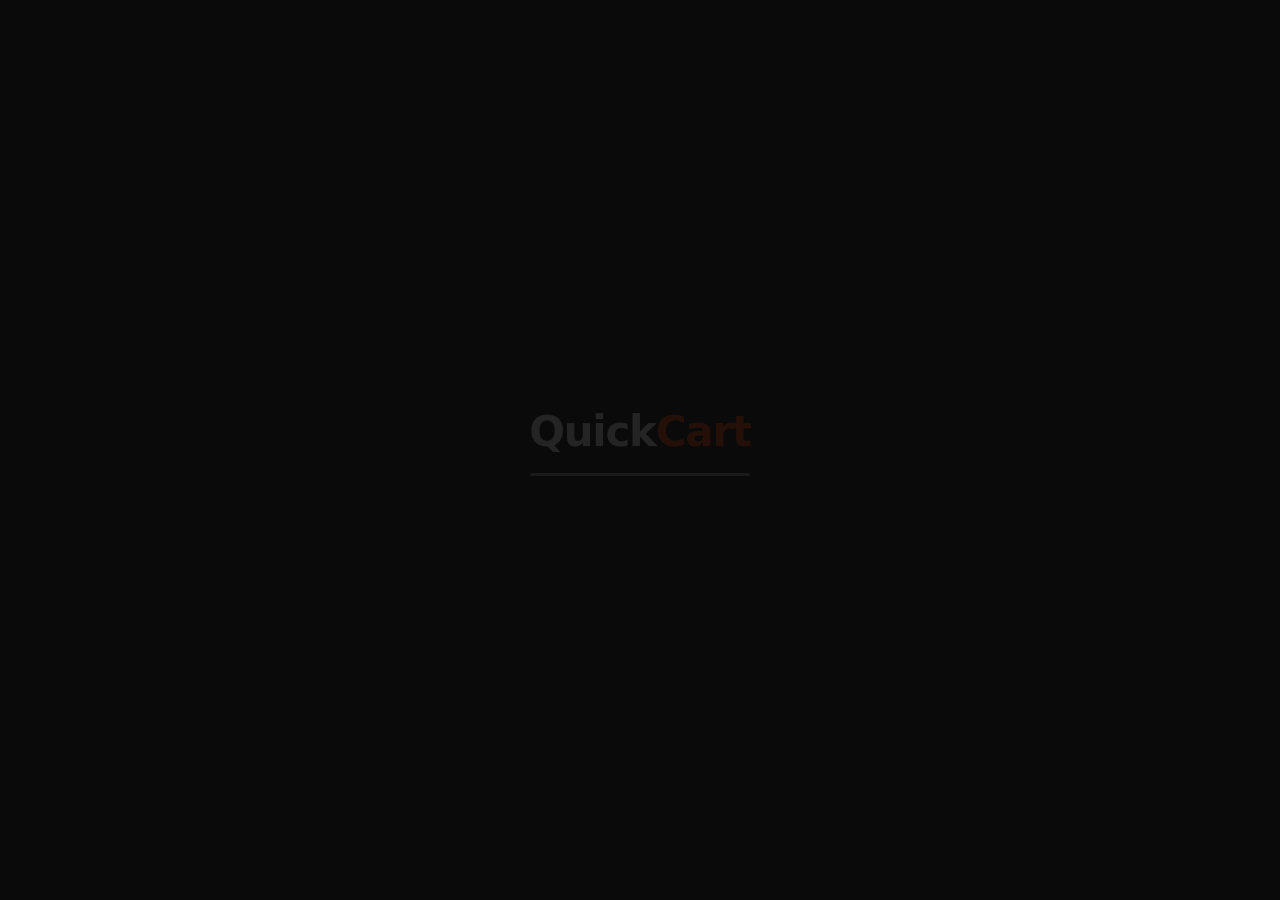
<file: track-click.html>
<!DOCTYPE html>
<html>
<head>
    <meta charset="UTF-8">
    <title>Redirecting...</title>
    <meta http-equiv="refresh" content="0; url=index.html">
    <style>
        body{font-family:sans-serif;text-align:center;padding:50px;background:#f8f8f6;}
        .loader{border:4px solid #f3f3f3;border-top:4px solid #ff4500;border-radius:50%;width:40px;height:40px;animation:spin 1s linear infinite;margin:20px auto;}
        @keyframes spin{0%{transform:rotate(0deg);}100%{transform:rotate(360deg);}}
    </style>
</head>
<body>
    <h2>Redirecting to store...</h2>
    <div class="loader"></div>
    <p>You will be redirected shortly.</p>
    
    <script>
        // QuickCart Click Tracker — tracks clicks for deal reward system
// Get URL from query parameter
        const urlParams = new URLSearchParams(window.location.search);
        const targetUrl = urlParams.get('url');
        const dealId = urlParams.get('dealId');
        
        if(targetUrl) {
            // Track click (optional - send to Firebase)
            if(dealId) {
                fetch(`https://sneakerai-c96f0-default-rtdb.firebaseio.com/clicks/${dealId}.json`, {
                    method: 'POST',
                    body: JSON.stringify({
                        timestamp: new Date().toISOString(),
                        userAgent: navigator.userAgent,
                        referer: document.referrer || 'direct'
                    })
                }).catch(() => {}); // Ignore errors
            }
            
            // Redirect after 1 second
            setTimeout(() => {
                window.location.href = decodeURIComponent(targetUrl);
            }, 1000);
        } else {
            // No URL, go home
            setTimeout(() => {
                window.location.href = 'index.html';
            }, 1000);
        }
    </script>
</body>
</html>
</file>
<file: assets/landing.css>
/* QuickCart landing — React build styles. Scoped with .lp- so the legacy auth modal keeps working. */
body::before{display:none!important}
body{font-family:'Plus Jakarta Sans','DM Sans',system-ui,sans-serif!important;background:#fffaf5!important;color:#14121a}
#lp-root{--ac:#ff4d00;--ac2:#ff8a3d;--ink:#14121a;--mut:#6f6a78;--line:#eee6dc;overflow-x:clip}
#lp-root *{box-sizing:border-box}
#lp-root h1,#lp-root h2,#lp-root h3{font-family:inherit;letter-spacing:-.035em;line-height:1.05}
#lp-root a{text-decoration:none;cursor:pointer}
:where(#lp-root) a{color:inherit}
#lp-root button{font-family:inherit;cursor:pointer}
:where(#lp-root) button{border:none;background:none}
.lp-btn{display:inline-flex;align-items:center;justify-content:center;gap:8px;padding:13px 24px;border-radius:99px;font-weight:700;font-size:15px;color:#fff;background:linear-gradient(135deg,var(--ac),var(--ac2));box-shadow:0 10px 28px rgba(255,77,0,.32);transition:.25s}
.lp-btn:hover{transform:translateY(-3px);box-shadow:0 16px 38px rgba(255,77,0,.45)}.lp-btn span{transition:.2s}.lp-btn:hover span{transform:translateX(3px)}
.lp-btn.sm{padding:10px 20px;font-size:14px;white-space:nowrap}.lp-btn.lg{padding:17px 30px;font-size:16px}.lp-btn.full{width:100%}
.lp-btn.ghost{background:rgba(255,255,255,.08);border:1px solid rgba(255,255,255,.22);box-shadow:none;color:#fff}.lp-btn.ghost.dk{background:#fff;color:var(--ink);border-color:var(--line)}
.lp-btn.ghost:hover{background:rgba(255,255,255,.16)}.lp-btn.ghost.dk:hover{background:#f6efe7}
.lp-ghost{padding:10px 18px;border-radius:99px;font-weight:700;font-size:14px;color:var(--ink);transition:.2s}.lp-ghost:hover{background:rgba(20,18,26,.07)}
/* nav */
.lp-nav{position:fixed;top:0;left:0;right:0;z-index:60;transition:.3s}
.lp-nav.sc{background:rgba(255,250,245,.82);backdrop-filter:blur(16px) saturate(180%);-webkit-backdrop-filter:blur(16px);box-shadow:0 1px 0 var(--line)}
.lp-nav-in{max-width:1220px;margin:0 auto;padding:0 22px;height:72px;display:flex;align-items:center;gap:28px}
.lp-logo{display:flex;align-items:center;gap:10px;font-weight:800;font-size:21px;letter-spacing:-.03em}.lp-logo.light{color:#fff}
.lp-logo-mark{width:36px;height:36px;border-radius:11px;background:linear-gradient(135deg,var(--ac),var(--ac2));color:#fff;display:grid;place-items:center;font-weight:800;box-shadow:0 6px 16px rgba(255,77,0,.4)}
.lp-links{display:flex;gap:4px;margin-left:8px}.lp-links a{padding:9px 15px;border-radius:99px;font-weight:600;font-size:14px;color:#4a4553;transition:.2s}.lp-links a:hover{background:rgba(20,18,26,.07);color:var(--ink)}
.lp-nav:not(.sc) .lp-links a,.lp-nav:not(.sc) .lp-logo{color:#fff}.lp-nav:not(.sc) .lp-links a:hover{background:rgba(255,255,255,.12)}
.lp-nav:not(.sc) .lp-ghost{color:#fff}.lp-nav:not(.sc) .lp-ghost:hover{background:rgba(255,255,255,.12)}
.lp-nav-r{margin-left:auto;display:flex;gap:8px;align-items:center}.m-only{display:none}
.lp-burger{display:none;width:42px;height:42px;border-radius:12px;flex-direction:column;gap:5px;align-items:center;justify-content:center;background:rgba(127,127,127,.15)}.lp-burger i{width:18px;height:2px;background:currentColor;border-radius:2px;display:block}.lp-nav:not(.sc) .lp-burger{color:#fff}
/* hero */
.lp-hero{position:relative;background:linear-gradient(160deg,#14121a 0%,#241008 70%,#3a1405 100%);color:#fff;padding:150px 22px 0;overflow:hidden}
.lp-orb{position:absolute;border-radius:50%;filter:blur(90px);pointer-events:none;animation:lpf 16s ease-in-out infinite}
.o1{width:520px;height:520px;background:var(--ac);opacity:.4;top:-180px;right:-120px}.o2{width:420px;height:420px;background:#6a5cff;opacity:.28;bottom:-100px;left:-120px;animation-delay:-6s}
@keyframes lpf{50%{transform:translate(30px,-26px) scale(1.08)}}
.lp-grid{position:absolute;inset:0;background-image:linear-gradient(rgba(255,255,255,.05) 1px,transparent 1px),linear-gradient(90deg,rgba(255,255,255,.05) 1px,transparent 1px);background-size:56px 56px;mask-image:radial-gradient(ellipse at 50% 30%,#000 20%,transparent 75%);-webkit-mask-image:radial-gradient(ellipse at 50% 30%,#000 20%,transparent 75%)}
.lp-hero-in{position:relative;max-width:1220px;margin:0 auto;display:grid;grid-template-columns:1.05fr .95fr;gap:50px;align-items:center;padding-bottom:70px}
.lp-pill{display:inline-flex;align-items:center;gap:9px;padding:8px 16px;border-radius:99px;background:rgba(255,255,255,.09);border:1px solid rgba(255,255,255,.16);font-size:13px;font-weight:600}
.lp-dot{width:8px;height:8px;border-radius:50%;background:#2be28a;box-shadow:0 0 0 0 rgba(43,226,138,.6);animation:lpp 1.8s infinite}@keyframes lpp{70%{box-shadow:0 0 0 9px rgba(43,226,138,0)}}
.lp-hero h1{font-size:clamp(38px,5.2vw,66px);font-weight:800;margin:24px 0 20px}
.lp-swap{display:inline-block;background:linear-gradient(90deg,#ffb36b,var(--ac));-webkit-background-clip:text;background-clip:text;color:transparent;animation:lps .55s cubic-bezier(.2,.8,.2,1)}
@keyframes lps{from{opacity:0;transform:translateY(18px) rotateX(-40deg)}}
.lp-hero p{font-size:clamp(16px,1.7vw,19px);color:rgba(255,255,255,.72);max-width:560px;line-height:1.6}
.lp-cta{display:flex;gap:12px;flex-wrap:wrap;margin:32px 0 40px}
.lp-stats{display:flex;gap:34px;flex-wrap:wrap}.lp-stats b{display:block;font-size:30px;font-weight:800;letter-spacing:-.03em}.lp-stats div>span{font-size:13px;color:rgba(255,255,255,.55)}
.lp-hero-r{position:relative}
.lp-mock{background:#fff;color:var(--ink);border-radius:24px;box-shadow:0 50px 100px rgba(0,0,0,.5);overflow:hidden;transform:perspective(1200px) rotateY(-7deg) rotateX(3deg);transition:.5s;animation:lpup .9s .2s backwards cubic-bezier(.2,.8,.2,1)}
.lp-mock:hover{transform:perspective(1200px) rotateY(0) rotateX(0)}@keyframes lpup{from{opacity:0;transform:translateY(40px)}}
.lp-mock-bar{display:flex;align-items:center;gap:6px;padding:13px 16px;background:#f4eee7}.lp-mock-bar i{width:10px;height:10px;border-radius:50%;background:#ddd}.lp-mock-bar i:nth-child(1){background:#ff6058}.lp-mock-bar i:nth-child(2){background:#ffbd2e}.lp-mock-bar i:nth-child(3){background:#28c940}.lp-mock-bar span{margin-left:14px;font-size:12px;color:#8a8490;background:#fff;padding:4px 14px;border-radius:99px}
.lp-mock-body{padding:22px}.lp-mock-top{display:flex;justify-content:space-between;align-items:flex-start}.lp-mock-top small{color:#8a8490;font-size:12px;font-weight:600}.lp-mock-top b{display:block;font-size:32px;letter-spacing:-.03em;font-weight:800}
.lp-up{background:#e3f8ee;color:#0a8a5a;padding:5px 11px;border-radius:99px;font-size:12px;font-weight:800}
.lp-spark{width:100%;height:70px;margin:8px 0 14px}
.lp-feed{display:grid;gap:10px;min-height:190px;align-content:start}
.lp-sale{display:flex;align-items:center;gap:12px;padding:12px 14px;border-radius:14px;background:#faf6f1;animation:lpin .5s cubic-bezier(.2,.8,.2,1)}@keyframes lpin{from{opacity:0;transform:translateY(-14px) scale(.96)}}
.lp-sale-i{width:38px;height:38px;border-radius:11px;background:#fff;display:grid;place-items:center;font-size:19px;box-shadow:0 2px 8px rgba(0,0,0,.06)}.lp-sale div{flex:1;min-width:0}.lp-sale b{display:block;font-size:14px}.lp-sale small{color:#8a8490;font-size:12px}.lp-sale em{font-style:normal;font-weight:800;color:#0a8a5a;font-size:14px}
.lp-float{position:absolute;background:#fff;color:var(--ink);padding:10px 16px;border-radius:14px;font-size:13px;font-weight:700;box-shadow:0 18px 40px rgba(0,0,0,.28);animation:lpbob 5s ease-in-out infinite}.lp-float b{color:#0a8a5a}
.f1{top:-18px;left:-24px}.f2{bottom:60px;right:-22px;animation-delay:-2s}.f3{bottom:-16px;left:30px;animation-delay:-3.5s}@keyframes lpbob{50%{transform:translateY(-10px)}}
.lp-marq{position:relative;border-top:1px solid rgba(255,255,255,.1);overflow:hidden;white-space:nowrap;padding:18px 0;margin:0 -22px;font-size:14px;font-weight:600;color:rgba(255,255,255,.6)}.lp-marq div{display:inline-block;animation:lpm 38s linear infinite}@keyframes lpm{to{transform:translateX(-50%)}}
/* sections */
.lp-sec{max-width:1220px;margin:0 auto;padding:110px 22px;position:relative}.lp-sec.narrow{max-width:820px}
.lp-sec.dark,.lp-sec.tint{max-width:none}.lp-sec.dark>*,.lp-sec.tint>*{max-width:1220px;margin-left:auto;margin-right:auto}
.lp-sec.dark{background:#14121a;color:#fff}.lp-sec.tint{background:linear-gradient(180deg,#fff,#f6eee5)}
.lp-sec>.lp-rv:first-child{text-align:center;margin-bottom:56px}
.lp-tag{display:inline-block;padding:6px 14px;border-radius:99px;background:rgba(255,77,0,.1);color:var(--ac);font-size:12px;font-weight:800;letter-spacing:.08em;text-transform:uppercase}
.lp-sec h2{font-size:clamp(30px,4.6vw,54px);font-weight:800;margin:16px auto 14px;max-width:820px}
.lp-sub{color:var(--mut);font-size:18px;max-width:640px;margin:0 auto;line-height:1.6}.dark .lp-sub{color:rgba(255,255,255,.6)}.lp-sub.left{margin:0 0 22px}
.lp-rv{opacity:0;transform:translateY(30px);transition:opacity .8s cubic-bezier(.2,.7,.2,1),transform .8s cubic-bezier(.2,.7,.2,1)}.lp-rv.in{opacity:1;transform:none}
.lp-bento{display:grid;grid-template-columns:repeat(3,1fr);gap:18px}.lp-bento .wide{grid-column:span 1}
.lp-spot{position:relative;height:100%;padding:30px;border-radius:26px;background:#fff;border:1px solid var(--line);overflow:hidden;transition:.35s;--mx:50%;--my:50%}
.lp-spot::before{content:'';position:absolute;inset:0;background:radial-gradient(380px circle at var(--mx) var(--my),rgba(255,77,0,.13),transparent 60%);opacity:0;transition:.3s}.lp-spot:hover::before{opacity:1}
.lp-spot:hover{transform:translateY(-6px);box-shadow:0 24px 60px rgba(20,18,26,.1);border-color:rgba(255,77,0,.35)}
.lp-fico{width:56px;height:56px;border-radius:17px;background:linear-gradient(135deg,#fff1e8,#ffe0cc);display:grid;place-items:center;font-size:27px;margin-bottom:20px;position:relative}
.lp-fcard h3{font-size:21px;margin-bottom:10px;position:relative}.lp-fcard p{color:var(--mut);line-height:1.65;position:relative;font-size:15px}
/* demo */
.lp-demo{max-width:900px;margin:0 auto}
.lp-tabs{display:flex;gap:8px;justify-content:center;flex-wrap:wrap;margin-bottom:22px}
.lp-tabs button{padding:11px 22px;border-radius:99px;color:rgba(255,255,255,.7);font-weight:700;font-size:14px;border:1px solid rgba(255,255,255,.14);transition:.25s}.lp-tabs button:hover{color:#fff;border-color:rgba(255,255,255,.4)}.lp-tabs button.on{background:var(--ac);color:#fff;border-color:var(--ac);box-shadow:0 8px 24px rgba(255,77,0,.4)}
.lp-screen{background:#fff;color:var(--ink);border-radius:26px;padding:30px;min-height:310px;box-shadow:0 40px 90px rgba(0,0,0,.45);animation:lpin .5s cubic-bezier(.2,.8,.2,1)}
.lp-d-store{display:grid;grid-template-columns:repeat(4,1fr);gap:14px}.lp-pc{background:#faf6f1;border-radius:18px;padding:14px;display:flex;flex-direction:column;gap:6px;transition:.25s}.lp-pc:hover{transform:translateY(-5px);box-shadow:0 14px 30px rgba(0,0,0,.1)}
.lp-pc-i{aspect-ratio:1;border-radius:13px;background:linear-gradient(135deg,#ffe7d6,#ffd0b0);display:grid;place-items:center;font-size:44px}.lp-pc b{font-size:14px}.lp-pc span{font-weight:800;color:var(--ac)}.lp-pc button{margin-top:4px;padding:9px;border-radius:11px;background:var(--ink);color:#fff;font-weight:700;font-size:12px;transition:.2s}.lp-pc button:hover{background:var(--ac)}
.lp-d-pos{display:grid;grid-template-columns:1.3fr 1fr;gap:22px}.lp-row{display:flex;justify-content:space-between;padding:14px 0;border-bottom:1px dashed var(--line)}.lp-row.tot{border:none;font-size:20px;font-weight:800;padding-top:18px}
.lp-pos-r{display:grid;gap:10px;align-content:start}.lp-pos-r button{padding:15px;border-radius:14px;border:1.5px solid var(--line);font-weight:700;transition:.2s}.lp-pos-r button.on{border-color:var(--ac);background:#fff3ec;color:var(--ac)}.lp-pos-r .pay{background:var(--ac);color:#fff;border-color:var(--ac);margin-top:6px}.lp-pos-r .pay:hover{transform:scale(1.03)}
.lp-d-inv{display:grid;gap:18px}.lp-inv{display:grid;grid-template-columns:150px 1fr 90px auto;gap:16px;align-items:center;font-size:14px}.lp-bar{height:12px;background:#f0e9e0;border-radius:9px;overflow:hidden}.lp-bar i{display:block;height:100%;border-radius:9px;animation:lpw 1s cubic-bezier(.2,.8,.2,1)}@keyframes lpw{from{width:0!important}}.lp-inv em{font-style:normal;background:#ffe9e0;color:var(--ac);font-size:11px;font-weight:800;padding:4px 9px;border-radius:99px}
.lp-kpis{display:grid;grid-template-columns:repeat(3,1fr);gap:14px;margin-bottom:24px}.lp-kpis div{background:#faf6f1;border-radius:16px;padding:16px}.lp-kpis small{color:#8a8490;font-weight:600}.lp-kpis b{display:block;font-size:26px;letter-spacing:-.03em}.lp-kpis .g{color:#0a8a5a}
.lp-bars{display:flex;gap:14px;align-items:flex-end;height:130px}.lp-bars i{flex:1;background:linear-gradient(180deg,var(--ac2),var(--ac));border-radius:10px 10px 4px 4px;animation:lph .8s backwards cubic-bezier(.2,.8,.2,1)}@keyframes lph{from{height:0!important}}
/* domain */
.lp-dom{display:grid;grid-template-columns:1fr 1fr;gap:60px;align-items:center}.lp-dom .lp-rv:first-child{text-align:left;margin:0}.lp-dom h2{margin-left:0;text-align:left}
.lp-grad{background:linear-gradient(90deg,var(--ac),#ff9a4d);-webkit-background-clip:text;background-clip:text;color:transparent}
.lp-checks{list-style:none;padding:0;margin:0 0 28px;display:grid;gap:10px}.lp-checks li{padding-left:30px;position:relative;font-weight:600}.lp-checks li::before{content:'✓';position:absolute;left:0;width:21px;height:21px;border-radius:50%;background:var(--ac);color:#fff;font-size:12px;display:grid;place-items:center;top:1px}
.lp-url{background:#fff;border:1px solid var(--line);border-radius:22px;box-shadow:0 30px 70px rgba(20,18,26,.14);overflow:hidden}.lp-url-bar{display:flex;align-items:center;gap:10px;padding:16px 20px;background:#f6f0e9;font-size:16px}.lp-url-bar b{font-family:ui-monospace,monospace;font-weight:600;min-width:1px}.lp-url-bar i{width:2px;height:20px;background:var(--ac);animation:lpbl 1s steps(1) infinite}@keyframes lpbl{50%{opacity:0}}
.lp-url-page{padding:26px;display:grid;gap:14px}.lp-skel{height:16px;border-radius:9px;background:linear-gradient(100deg,#f0e9e0 30%,#faf6f1 50%,#f0e9e0 70%);background-size:200% 100%;animation:sh 1.6s infinite}.w1{width:55%;height:26px}.w2{width:80%}@keyframes sh{to{background-position:-200% 0}}
.lp-skgrid{display:grid;grid-template-columns:repeat(3,1fr);gap:12px}.lp-skgrid i{aspect-ratio:1;border-radius:16px;background:linear-gradient(135deg,#ffe7d6,#ffd8bd)}
/* steps */
.lp-steps{display:grid;grid-template-columns:repeat(4,1fr);gap:18px}.lp-step{height:100%;padding:28px;border-radius:24px;background:#fff;border:1px solid var(--line);cursor:pointer;transition:.35s;position:relative;overflow:hidden}.lp-step.on{background:var(--ink);color:#fff;transform:translateY(-8px);box-shadow:0 26px 60px rgba(20,18,26,.25)}
.lp-n{font-size:46px;font-weight:800;letter-spacing:-.04em;color:var(--ac);margin-bottom:16px}.lp-step h3{font-size:19px;margin-bottom:10px}.lp-step p{font-size:14px;line-height:1.65;color:var(--mut)}.lp-step.on p{color:rgba(255,255,255,.7)}
/* pricing */
.lp-toggle{display:inline-flex;background:#fff;border:1px solid var(--line);border-radius:99px;padding:5px;margin-top:28px}.lp-toggle button{padding:10px 22px;border-radius:99px;font-weight:700;font-size:14px;transition:.25s;color:var(--mut)}.lp-toggle button.on{background:var(--ink);color:#fff}.lp-toggle em{font-style:normal;color:#0a8a5a;font-size:11px;margin-left:6px;font-weight:800}.lp-toggle button.on em{color:#5df0ae}
.lp-plans{display:grid;grid-template-columns:repeat(3,1fr);gap:20px;align-items:stretch}
.lp-plan{position:relative;height:100%;background:#fff;border:1px solid var(--line);border-radius:28px;padding:34px 30px;transition:.35s;display:flex;flex-direction:column}.lp-plan:hover{transform:translateY(-8px);box-shadow:0 30px 70px rgba(20,18,26,.12)}
.lp-plan.hot{background:linear-gradient(170deg,#1d1a26,#14121a);color:#fff;border-color:#14121a;transform:scale(1.03);box-shadow:0 36px 80px rgba(20,18,26,.35)}.lp-plan.hot:hover{transform:scale(1.03) translateY(-8px)}
.lp-hotb{position:absolute;top:-14px;left:50%;transform:translateX(-50%);background:linear-gradient(135deg,var(--ac),var(--ac2));color:#fff;padding:6px 16px;border-radius:99px;font-size:12px;font-weight:800;white-space:nowrap}
.lp-plan h3{font-size:20px}.lp-price{font-size:56px;font-weight:800;letter-spacing:-.04em;margin:12px 0 2px;display:flex;align-items:flex-start}.lp-price sup{font-size:24px;margin:8px 4px 0 0;color:var(--ac)}.lp-price span{animation:lps .4s}
.lp-plan small{color:var(--mut)}.hot small{color:rgba(255,255,255,.55)}
.lp-plan ul{list-style:none;padding:0;margin:26px 0;display:grid;gap:12px;flex:1}.lp-plan li{display:flex;gap:11px;align-items:center;font-size:14.5px;font-weight:500}.lp-plan li i{width:21px;height:21px;border-radius:50%;background:#e3f8ee;color:#0a8a5a;display:grid;place-items:center;font-size:11px;font-style:normal;font-weight:800;flex-shrink:0}.lp-plan li.no{opacity:.4}.lp-plan li.no i{background:#eee;color:#999}
.lp-note{text-align:center;margin-top:34px;color:var(--mut);font-size:14px}
/* reviews / faq */
.lp-rev{max-width:760px;margin:0 auto}.lp-rcard{background:#fff;border:1px solid var(--line);border-radius:28px;padding:42px;box-shadow:0 24px 60px rgba(20,18,26,.08);animation:lpin .6s cubic-bezier(.2,.8,.2,1);min-height:260px}
.lp-stars{color:#ffb300;font-size:20px;letter-spacing:3px;margin-bottom:16px}.lp-rcard p{font-size:clamp(18px,2.4vw,24px);line-height:1.55;font-weight:600;letter-spacing:-.01em}
.lp-who{display:flex;gap:14px;align-items:center;margin-top:26px}.lp-who span{width:48px;height:48px;border-radius:50%;background:linear-gradient(135deg,var(--ac),var(--ac2));color:#fff;display:grid;place-items:center;font-weight:800;font-size:19px}.lp-who b{display:block}.lp-who small{color:var(--mut)}
.lp-dots{display:flex;gap:8px;justify-content:center;margin-top:22px}.lp-dots button{width:9px;height:9px;border-radius:99px;background:#d8cfc4;transition:.3s}.lp-dots button.on{width:30px;background:var(--ac)}
.lp-faq{display:grid;gap:12px}.lp-q{background:#fff;border:1px solid var(--line);border-radius:20px;overflow:hidden;transition:.3s}.lp-q.on{border-color:rgba(255,77,0,.4);box-shadow:0 14px 34px rgba(255,77,0,.08)}
.lp-q button{width:100%;text-align:left;padding:22px 26px;font-weight:700;font-size:17px;display:flex;justify-content:space-between;align-items:center;gap:16px;color:var(--ink)}.lp-q button i{font-style:normal;font-size:26px;color:var(--ac);transition:.3s;line-height:1}.lp-q.on button i{transform:rotate(45deg)}
.lp-a{display:grid;grid-template-rows:0fr;transition:grid-template-rows .35s}.lp-q.on .lp-a{grid-template-rows:1fr}.lp-a p{overflow:hidden;padding:0 26px;color:var(--mut);line-height:1.7;margin:0}.lp-q.on .lp-a p{padding-bottom:24px}
.lp-final{position:relative;overflow:hidden;background:linear-gradient(135deg,#14121a,#3a1405);color:#fff;text-align:center;padding:110px 22px}.lp-final h2{font-size:clamp(30px,5vw,56px);font-weight:800;max-width:820px;margin:0 auto 16px;letter-spacing:-.035em;line-height:1.08}.lp-final p{color:rgba(255,255,255,.7);font-size:19px;margin-bottom:32px}
.lp-foot{background:#0d0c12;color:#fff;padding:60px 22px 26px}.lp-foot-in{max-width:1220px;margin:0 auto;display:flex;justify-content:space-between;gap:40px;flex-wrap:wrap}.lp-foot p{color:rgba(255,255,255,.55);max-width:340px;margin-top:14px;line-height:1.6;font-size:14px}.lp-fcols{display:flex;gap:70px}.lp-fcols h4{font-size:12px;letter-spacing:.12em;text-transform:uppercase;color:rgba(255,255,255,.45);margin-bottom:14px}.lp-fcols a{display:block;color:rgba(255,255,255,.8);margin-bottom:10px;font-size:14px;transition:.2s}.lp-fcols a:hover{color:var(--ac2)}
.lp-foot-b{max-width:1220px;margin:40px auto 0;padding-top:22px;border-top:1px solid rgba(255,255,255,.1);font-size:13px;color:rgba(255,255,255,.4)}
/* responsive */
@media(max-width:980px){
  .lp-hero-in{grid-template-columns:1fr;gap:56px}.lp-mock{transform:none}.lp-float{display:none}
  .lp-bento,.lp-plans{grid-template-columns:1fr 1fr}.lp-steps{grid-template-columns:1fr 1fr}.lp-dom{grid-template-columns:1fr;gap:34px}
  .lp-plan.hot{transform:none}.lp-plan.hot:hover{transform:translateY(-8px)}
}
@media(max-width:720px){
  .lp-burger{display:flex}.d-only{display:none}.m-only{display:block}
  .lp-links{display:none;position:fixed;top:72px;left:12px;right:12px;flex-direction:column;background:#fff;border-radius:22px;padding:12px;box-shadow:0 30px 70px rgba(0,0,0,.3)}.lp-links.open{display:flex}
  .lp-links a,.lp-nav:not(.sc) .lp-links a{color:var(--ink)!important;padding:14px 16px}.lp-links .m-only{width:100%;background:#f6efe7;color:var(--ink)!important}
  .lp-hero{padding-top:118px}.lp-sec{padding:76px 18px}.lp-bento,.lp-plans,.lp-steps{grid-template-columns:1fr}.lp-d-store{grid-template-columns:1fr 1fr}.lp-d-pos{grid-template-columns:1fr}.lp-inv{grid-template-columns:100px 1fr 60px}.lp-inv em{display:none}
  .lp-screen{padding:20px}.lp-rcard{padding:28px}.lp-fcols{gap:40px}.lp-stats{gap:22px}
}
@media(prefers-reduced-motion:reduce){#lp-root *{animation:none!important;transition:none!important}.lp-rv{opacity:1;transform:none}}
/* ── legacy auth modal, modernised (logic untouched) ── */
.modal-bg{background:rgba(14,12,20,.6)!important;backdrop-filter:blur(8px)}
.modal{border-radius:28px!important;overflow:hidden;box-shadow:0 50px 120px rgba(0,0,0,.5)!important;font-family:'Plus Jakarta Sans',sans-serif!important}
.modal .reg-header{background:linear-gradient(135deg,#14121a,#3a1405)!important;color:#fff!important;border:none!important}
.modal .reg-header h2,.modal .reg-header p{color:#fff!important;font-family:'Plus Jakarta Sans',sans-serif!important;letter-spacing:-.02em}.modal .reg-header p{opacity:.7}
.modal .reg-tab{font-family:'Plus Jakarta Sans',sans-serif!important;border-radius:0!important}.modal .reg-tab.on{color:#ff4d00!important;border-bottom-color:#ff4d00!important}
.modal .ff input,.modal .ff select{border-radius:14px!important;border:1.5px solid #eee6dc!important;padding:13px 14px!important;font-size:14.5px!important;transition:.2s}
.modal .ff input:focus{border-color:#ff4d00!important;box-shadow:0 0 0 4px rgba(255,77,0,.12);outline:none}
.modal .reg-cta{background:linear-gradient(135deg,#ff4d00,#ff8a3d)!important;border-radius:99px!important;padding:15px!important;font-weight:800!important;box-shadow:0 10px 26px rgba(255,77,0,.35);transition:.25s!important}.modal .reg-cta:hover{transform:translateY(-2px)}
.modal .plan-card{border-radius:16px!important}.modal .plan-card.sel{border-color:#ff4d00!important;background:#fff3ec!important}
.modal .modal-close{border-radius:50%!important}
</file>
<file: assets/shop.css>
:root{
  --accent:#ff4d00;--accent2:#ff7a45;--bg:#fbf8f4;--text:#14121a;--black:#14121a;--card:#ffffff;--border:#ece6de;
  --price-color:#14121a;--green:#0a9d6b;--muted:#7b7685;--r:20px;
  --shadow:0 1px 2px rgba(20,18,26,.04),0 8px 30px rgba(20,18,26,.07);
  --shadow-h:0 2px 4px rgba(20,18,26,.05),0 22px 50px rgba(20,18,26,.14);
}
*{box-sizing:border-box;margin:0;padding:0}
html{scroll-behavior:smooth;scroll-padding-top:76px}
body{font-family:'Plus Jakarta Sans',system-ui,-apple-system,'Segoe UI',Roboto,sans-serif;background:var(--bg);color:var(--text);-webkit-font-smoothing:antialiased;line-height:1.5}
button,input,select,textarea{font-family:inherit;font-size:inherit;color:inherit}
button{cursor:pointer;border:none;background:none}
a{color:inherit;text-decoration:none}
img{max-width:100%;display:block}
.muted{color:var(--muted);font-size:14px}.muted-l{color:rgba(255,255,255,.6);font-size:14px;margin-top:8px}

/* NAV */
.nav{position:sticky;top:0;z-index:50;background:rgba(251,248,244,.72);backdrop-filter:saturate(180%) blur(16px);-webkit-backdrop-filter:saturate(180%) blur(16px);border-bottom:1px solid transparent;transition:.25s}
.nav.scrolled{border-color:var(--border);box-shadow:0 6px 24px rgba(20,18,26,.06)}
.nav-in{max-width:1240px;margin:0 auto;height:68px;padding:0 20px;display:flex;align-items:center;gap:20px}
.logo{display:flex;align-items:center;gap:10px;font-weight:800;font-size:19px;letter-spacing:-.02em;min-width:0}
.logo-mark{width:38px;height:38px;border-radius:12px;background:linear-gradient(135deg,var(--accent),var(--accent2));color:#fff;display:grid;place-items:center;font-weight:800;flex-shrink:0;box-shadow:0 6px 16px rgba(255,77,0,.35)}
.logo-text{white-space:nowrap;overflow:hidden;text-overflow:ellipsis;max-width:240px}
.logo.light{color:#fff}
.nav-links{display:flex;gap:6px;margin-left:12px}
.nav-links a{padding:8px 14px;border-radius:99px;font-weight:600;font-size:14px;color:var(--muted);transition:.2s}
.nav-links a:hover{background:rgba(20,18,26,.06);color:var(--text)}
.nav-r{margin-left:auto;display:flex;align-items:center;gap:10px}
.wa-btn{display:flex;gap:6px;align-items:center;padding:9px 16px;border-radius:99px;background:#e9fbf1;color:#0a7a4f;font-weight:700;font-size:14px;transition:.2s}
.wa-btn:hover{background:#d4f6e4;transform:translateY(-1px)}
.cart-btn{position:relative;width:46px;height:46px;border-radius:50%;background:var(--text);color:#fff;font-size:19px;display:grid;place-items:center;transition:.2s}
.cart-btn:hover{transform:scale(1.07)}
.cart-btn i{position:absolute;top:-4px;right:-4px;min-width:20px;height:20px;border-radius:10px;background:var(--accent);color:#fff;font:700 11px/20px inherit;font-style:normal;text-align:center;padding:0 5px;animation:pop .35s cubic-bezier(.3,1.6,.5,1)}
@keyframes pop{from{transform:scale(0)}to{transform:scale(1)}}

/* HERO */
.hero{position:relative;overflow:hidden;background:linear-gradient(135deg,#14121a 0%,#2a1409 100%);color:#fff;padding:92px 20px 100px}
.blob{position:absolute;border-radius:50%;filter:blur(70px);opacity:.55;animation:float 14s ease-in-out infinite}
.b1{width:420px;height:420px;background:var(--accent);top:-140px;right:-80px}
.b2{width:340px;height:340px;background:#6a5cff;bottom:-160px;left:-60px;animation-delay:-5s;opacity:.4}
.b3{width:240px;height:240px;background:#ffb36b;top:30%;left:45%;animation-delay:-9s;opacity:.25}
@keyframes float{0%,100%{transform:translate(0,0) scale(1)}33%{transform:translate(30px,-24px) scale(1.08)}66%{transform:translate(-26px,18px) scale(.94)}}
.hero-in{position:relative;max-width:820px;margin:0 auto;text-align:center;animation:rise .8s cubic-bezier(.2,.7,.2,1)}
@keyframes rise{from{opacity:0;transform:translateY(24px)}to{opacity:1;transform:none}}
.eyebrow{display:inline-block;padding:7px 16px;border-radius:99px;background:rgba(255,255,255,.1);border:1px solid rgba(255,255,255,.16);font-size:13px;font-weight:600;backdrop-filter:blur(8px)}
.hero-h{font-size:clamp(38px,7vw,72px);line-height:1.03;letter-spacing:-.04em;font-weight:800;margin:22px 0 16px}
.hero-h em{font-style:normal;background:linear-gradient(90deg,#ffb36b,var(--accent2));-webkit-background-clip:text;background-clip:text;color:transparent}
.hero-p{font-size:clamp(15px,2.2vw,19px);color:rgba(255,255,255,.75);max-width:600px;margin:0 auto 32px}
.hero-cta{display:flex;gap:12px;justify-content:center;flex-wrap:wrap}
.btn-main,.btn-alt{display:inline-flex;align-items:center;gap:8px;padding:15px 28px;border-radius:99px;font-weight:700;font-size:15px;transition:.25s}
.btn-main{background:linear-gradient(135deg,var(--accent),var(--accent2));color:#fff;box-shadow:0 10px 30px rgba(255,77,0,.4)}
.btn-main:hover{transform:translateY(-3px);box-shadow:0 16px 40px rgba(255,77,0,.5)}
.btn-alt{background:rgba(255,255,255,.1);color:#fff;border:1px solid rgba(255,255,255,.22)}
.btn-alt:hover{background:rgba(255,255,255,.18);transform:translateY(-3px)}
.trust{display:flex;gap:22px;justify-content:center;flex-wrap:wrap;margin-top:36px;font-size:13px;color:rgba(255,255,255,.65);font-weight:500}

/* PRODUCTS */
.sec{max-width:1240px;margin:0 auto;padding:64px 20px 40px;min-height:50vh}
.sec-h{display:flex;align-items:baseline;justify-content:space-between;margin-bottom:22px}
.sec-h h2{font-size:clamp(26px,4vw,38px);font-weight:800;letter-spacing:-.03em}
.tools{display:flex;gap:14px;justify-content:space-between;flex-wrap:wrap;margin-bottom:26px}
.chips{display:flex;gap:8px;overflow-x:auto;padding-bottom:4px;max-width:100%;scrollbar-width:none}
.chips::-webkit-scrollbar{display:none}
.chips button{padding:9px 18px;border-radius:99px;background:var(--card);border:1px solid var(--border);font-weight:600;font-size:14px;white-space:nowrap;transition:.2s}
.chips button:hover{border-color:var(--text)}
.chips button.on{background:var(--text);color:#fff;border-color:var(--text)}
.tools-r{display:flex;gap:10px;flex-wrap:wrap}
.search,.tools select{padding:10px 16px;border-radius:99px;border:1px solid var(--border);background:var(--card);outline:none;font-size:14px;transition:.2s}
.search{min-width:200px}.search:focus,.tools select:focus{border-color:var(--accent);box-shadow:0 0 0 4px rgba(255,77,0,.12)}
.grid{display:grid;grid-template-columns:repeat(auto-fill,minmax(236px,1fr));gap:22px}
.card{background:var(--card);border-radius:var(--r);overflow:hidden;box-shadow:var(--shadow);border:1px solid var(--border);transition:transform .35s cubic-bezier(.2,.7,.2,1),box-shadow .35s;display:flex;flex-direction:column}
.card:hover{transform:translateY(-6px);box-shadow:var(--shadow-h)}
.reveal{opacity:0;transform:translateY(22px);transition:opacity .6s,transform .6s cubic-bezier(.2,.7,.2,1),box-shadow .35s}
.reveal.in{opacity:1;transform:none}.reveal.in:hover{transform:translateY(-6px)}
.card-img{position:relative;aspect-ratio:1/1;background:#f3eee8;overflow:hidden;cursor:pointer}
.card-img img{width:100%;height:100%;object-fit:cover;transition:transform .6s cubic-bezier(.2,.7,.2,1)}
.card:hover .card-img img{transform:scale(1.07)}
.ph{width:100%;height:100%;display:grid;place-items:center;color:#fff}
.badge{position:absolute;top:12px;left:12px;padding:5px 11px;border-radius:99px;font-size:12px;font-weight:800;background:var(--green);color:#fff}
.badge.tag{background:var(--text)}.badge.sold{background:#555;left:auto;right:12px;top:auto;bottom:12px}
.badge.off.inline{position:static;margin-left:8px}
.heart{position:absolute;top:10px;right:10px;width:36px;height:36px;border-radius:50%;background:rgba(255,255,255,.92);font-size:18px;display:grid;place-items:center;transition:.2s;color:#999;box-shadow:0 2px 8px rgba(0,0,0,.12)}
.heart:hover{transform:scale(1.15)}.heart.on{color:#ef3b5d}
.card-b{padding:16px 16px 18px;display:flex;flex-direction:column;gap:6px;flex:1}
.brand{font-size:11px;font-weight:700;letter-spacing:.1em;text-transform:uppercase;color:var(--muted)}
.card-b h3{font-size:16px;font-weight:700;line-height:1.3;cursor:pointer;display:-webkit-box;-webkit-line-clamp:2;-webkit-box-orient:vertical;overflow:hidden}
.prices{display:flex;align-items:baseline;gap:8px;margin-top:auto;padding-top:6px}
.price{font-size:19px;font-weight:800;color:var(--price-color);letter-spacing:-.02em}
.prices s{color:var(--muted);font-size:13px}.prices.big .price{font-size:30px}
.low{font-size:12px;font-weight:700;color:#d9480f}
.add{margin-top:10px;width:100%;padding:12px;border-radius:14px;background:var(--text);color:#fff;font-weight:700;font-size:14px;transition:.25s}
.add:hover:not(:disabled){background:var(--accent);transform:translateY(-1px);box-shadow:0 8px 20px rgba(255,77,0,.35)}
.add:disabled{opacity:.45;cursor:not-allowed}
.add.big{padding:16px;font-size:16px;border-radius:16px;background:linear-gradient(135deg,var(--accent),var(--accent2))}
.card.out .card-img img,.card.out .ph{filter:grayscale(1);opacity:.6}
.skel .card-img{background:linear-gradient(100deg,#eee 30%,#f8f8f8 50%,#eee 70%);background-size:200% 100%;animation:sh 1.2s infinite}
.skel i{display:block;height:14px;border-radius:8px;background:#eee;margin-bottom:8px}.skel i:nth-child(2){width:60%}
@keyframes sh{to{background-position:-200% 0}}
.empty{text-align:center;padding:70px 20px;max-width:520px;margin:0 auto}
.empty.small{padding:30px}
.empty-art{font-size:76px;position:relative;display:inline-block;animation:bob 3s ease-in-out infinite}
.empty-art span{position:absolute;font-size:28px;top:-6px;right:-22px;animation:twinkle 1.6s infinite}
@keyframes bob{50%{transform:translateY(-10px)}}@keyframes twinkle{50%{opacity:.2;transform:scale(.7)}}
.empty h3{font-size:24px;font-weight:800;letter-spacing:-.02em;margin:14px 0 8px}
.empty p{color:var(--muted);margin-bottom:24px}
.empty .btn-main{display:inline-flex}

/* ABOUT / FOOTER */
.about{background:linear-gradient(180deg,transparent,#f3ece3);padding:70px 20px}
.about-in{max-width:720px;margin:0 auto;text-align:center}
.about h2{font-size:clamp(24px,4vw,34px);font-weight:800;letter-spacing:-.03em;margin-bottom:12px}
.about p{color:var(--muted);font-size:17px}
footer{background:#14121a;color:#fff;padding:52px 20px 24px}
.foot-in{max-width:1240px;margin:0 auto;display:flex;justify-content:space-between;gap:30px;flex-wrap:wrap}
.foot-links{display:flex;flex-direction:column;gap:10px;font-size:15px;color:rgba(255,255,255,.8)}
.foot-links a:hover{color:var(--accent2)}
.foot-b{max-width:1240px;margin:36px auto 0;padding-top:20px;border-top:1px solid rgba(255,255,255,.1);font-size:13px;color:rgba(255,255,255,.5)}
.foot-b a{color:rgba(255,255,255,.8);text-decoration:underline}
.wa-fab{position:fixed;left:18px;bottom:18px;width:54px;height:54px;border-radius:50%;background:#25d366;display:grid;place-items:center;font-size:26px;box-shadow:0 10px 26px rgba(37,211,102,.45);z-index:40;transition:.25s}
.wa-fab:hover{transform:scale(1.1) rotate(-6deg)}

/* OVERLAYS */
.ov{position:fixed;inset:0;background:rgba(14,12,20,.55);backdrop-filter:blur(6px);z-index:80;display:grid;place-items:center;padding:16px;animation:fade .2s}
.ov.side{display:block;opacity:0;pointer-events:none;transition:.3s;animation:none}.ov.side.on{opacity:1;pointer-events:auto}
@keyframes fade{from{opacity:0}}
.x{position:absolute;top:14px;right:14px;width:36px;height:36px;border-radius:50%;background:rgba(20,18,26,.07);font-size:15px;display:grid;place-items:center;transition:.2s;z-index:2}
.x:hover{background:rgba(20,18,26,.14);transform:rotate(90deg)}
.qv,.co{position:relative;background:var(--card);border-radius:28px;width:100%;max-height:92vh;overflow:auto;animation:up .35s cubic-bezier(.2,.8,.2,1);box-shadow:0 40px 90px rgba(0,0,0,.35)}
@keyframes up{from{opacity:0;transform:translateY(30px) scale(.97)}}
.qv{max-width:900px;display:grid;grid-template-columns:1fr 1fr}
.qv-img{background:#f3eee8;min-height:340px}.qv-img img,.qv-img .ph{width:100%;height:100%;object-fit:cover}
.qv-b{padding:34px 30px;display:flex;flex-direction:column;gap:10px;justify-content:center}
.qv-b h2{font-size:28px;letter-spacing:-.03em;line-height:1.15}
.desc{color:var(--muted);font-size:15px}
.specs{padding-left:18px;color:var(--muted);font-size:14px;display:grid;gap:3px}
.sizes{display:flex;gap:8px;flex-wrap:wrap}
.sizes button{padding:9px 16px;border-radius:12px;border:1.5px solid var(--border);font-weight:700;font-size:14px;transition:.15s}
.sizes button.on{border-color:var(--text);background:var(--text);color:#fff}
.co{max-width:520px;padding:32px 28px;display:flex;flex-direction:column;gap:12px}
.co h2{font-size:26px;letter-spacing:-.03em}
.co label{display:flex;flex-direction:column;gap:5px;font-size:12px;font-weight:700;color:var(--muted);letter-spacing:.04em;text-transform:uppercase}
.co input,.co textarea{padding:13px 14px;border-radius:14px;border:1.5px solid var(--border);outline:none;font-size:15px;text-transform:none;letter-spacing:0;font-weight:500;color:var(--text);transition:.2s;resize:none}
.co input:focus,.co textarea:focus{border-color:var(--accent);box-shadow:0 0 0 4px rgba(255,77,0,.12)}
.grid2{display:grid;grid-template-columns:1fr 1fr;gap:12px}
.methods{display:flex;gap:8px;flex-wrap:wrap}
.methods button{flex:1;min-width:140px;padding:13px;border-radius:14px;border:1.5px solid var(--border);font-weight:700;font-size:14px;transition:.2s}
.methods button.on{border-color:var(--accent);background:#fff3ec;color:var(--accent)}
.bank{display:flex;flex-direction:column;gap:2px;background:#f6f3ee;border-radius:14px;padding:14px 16px}
.bank span{font:800 22px/1.3 ui-monospace,monospace;letter-spacing:.06em}.bank small{color:var(--muted)}
.err{background:#fff0f0;color:#c92a2a;padding:11px 14px;border-radius:12px;font-size:14px;font-weight:600}
.secure{text-align:center;font-size:12px;color:var(--muted)}
.co.ok{text-align:center;align-items:center}
.check{width:76px;height:76px;border-radius:50%;background:var(--green);color:#fff;font-size:40px;display:grid;place-items:center;animation:pop .5s cubic-bezier(.3,1.6,.5,1)}
.drawer{position:fixed;top:0;right:0;bottom:0;width:min(420px,100%);background:var(--card);z-index:90;display:flex;flex-direction:column;transform:translateX(105%);transition:transform .4s cubic-bezier(.2,.8,.2,1);box-shadow:-20px 0 60px rgba(0,0,0,.2)}
.drawer.on{transform:none}
.dr-h{display:flex;justify-content:space-between;align-items:center;padding:20px 22px;border-bottom:1px solid var(--border)}
.dr-h h3{font-size:20px;letter-spacing:-.02em}.dr-h h3 span{color:var(--muted);font-weight:600}.dr-h .x{position:static}
.dr-body{flex:1;overflow:auto;padding:12px 22px}
.dr-empty{text-align:center;padding:70px 0}.dr-empty div{font-size:60px}.dr-empty p{color:var(--muted);margin:10px 0 18px}
.ghost{padding:11px 22px;border-radius:99px;border:1.5px solid var(--border);font-weight:700}
.line{display:flex;gap:14px;padding:16px 0;border-bottom:1px solid var(--border);align-items:flex-start}
.line-img{width:72px;height:72px;border-radius:14px;overflow:hidden;flex-shrink:0;background:#f3eee8}.line-img img,.line-img .ph{width:100%;height:100%;object-fit:cover}.line-img .ph span{font-size:30px!important}
.line-b{flex:1;min-width:0}.line-n{font-weight:700;font-size:15px}.line-n em{font-style:normal;color:var(--muted);font-weight:500}
.line-p{font-weight:800;margin:2px 0 8px}
.qty{display:inline-flex;align-items:center;border:1.5px solid var(--border);border-radius:99px}
.qty button{width:32px;height:32px;font-size:18px;font-weight:700}.qty span{min-width:26px;text-align:center;font-weight:700}
.rm{opacity:.45;font-size:16px;transition:.2s}.rm:hover{opacity:1}
.dr-f{padding:18px 22px 24px;border-top:1px solid var(--border)}
.tot{display:flex;justify-content:space-between;font-size:18px;margin-bottom:6px}
.toast{position:fixed;left:50%;bottom:26px;transform:translate(-50%,30px);background:var(--text);color:#fff;padding:13px 24px;border-radius:99px;font-weight:700;font-size:14px;opacity:0;pointer-events:none;transition:.35s cubic-bezier(.2,.8,.2,1);z-index:120;box-shadow:0 14px 40px rgba(0,0,0,.3)}
.toast.on{opacity:1;transform:translate(-50%,0)}

@media(max-width:720px){
  .nav-links{display:none}.nav-in{height:62px;gap:12px}.logo-text{max-width:150px}.wa-btn span{display:none}.wa-btn{padding:10px 13px}
  .hero{padding:64px 18px 72px}
  .grid{grid-template-columns:repeat(2,1fr);gap:12px}.card-b{padding:12px}.card-b h3{font-size:14px}.price{font-size:16px}
  .qv{grid-template-columns:1fr}.qv-img{min-height:260px;max-height:300px}.qv-b{padding:22px}
  .grid2{grid-template-columns:1fr}.search{min-width:0;flex:1}.tools-r{width:100%}
  .sec{padding:44px 14px 30px}
}
@media(prefers-reduced-motion:reduce){*{animation:none!important;transition:none!important}.reveal{opacity:1;transform:none}}

/* ═════════ Store Builder blocks ═════════ */
.btn-main,.btn-alt,.add,.add.big{border-radius:var(--btn-r,999px)}
.ann{text-align:center;font-size:13px;font-weight:600;padding:9px 14px;line-height:1.4}.ann a{text-decoration:underline;text-underline-offset:3px}
.logo-img{width:auto;max-width:180px;object-fit:contain;display:block}.logo:has(.logo-img){gap:10px}
body[data-header=dark] .nav{background:rgba(20,18,26,.92);border-color:rgba(255,255,255,.08)}
body[data-header=dark] .nav .logo,body[data-header=dark] .nav-links a,body[data-header=dark] .cart-btn{color:#fff}
.blkw.pv{position:relative;cursor:pointer}.blkw.pv:hover{outline:2px dashed var(--accent);outline-offset:-2px}
.blkw.pv:hover:after{content:'Edit section';position:absolute;top:8px;left:8px;background:var(--accent);color:#fff;font-size:11px;font-weight:800;padding:4px 10px;border-radius:99px;z-index:20}
/* banners */
.bn{position:relative;overflow:hidden;background:#111}
.bn-track{display:flex;transition:transform .6s cubic-bezier(.65,0,.35,1)}
.bn-slide,.bn-one{min-width:100%;position:relative;min-height:clamp(240px,42vw,460px);background-size:cover;background-position:center;display:flex;align-items:center}
.bn-ov{position:absolute;inset:0}
.bn-in{position:relative;z-index:2;max-width:1180px;width:100%;margin:0 auto;padding:30px 28px}
.bn-in h2{font-size:clamp(26px,4.6vw,52px);font-weight:800;letter-spacing:-.03em;line-height:1.08;max-width:640px;margin-bottom:12px;text-shadow:0 2px 20px rgba(0,0,0,.25)}
.bn-in p{font-size:clamp(14px,1.6vw,18px);max-width:520px;margin-bottom:20px;opacity:.95;text-shadow:0 1px 12px rgba(0,0,0,.25)}
.al-center .bn-in{text-align:center}.al-center .bn-in h2,.al-center .bn-in p{margin-left:auto;margin-right:auto}.al-right .bn-in{text-align:right}.al-right .bn-in h2,.al-right .bn-in p{margin-left:auto}
.bn-arrow{position:absolute;top:50%;transform:translateY(-50%);width:42px;height:42px;border-radius:50%;background:rgba(255,255,255,.88);font-size:26px;line-height:1;z-index:5;box-shadow:0 6px 18px rgba(0,0,0,.2)}.bn-arrow.l{left:14px}.bn-arrow.r{right:14px}
.bn-dots{position:absolute;bottom:14px;left:0;right:0;display:flex;justify-content:center;gap:7px;z-index:5}.bn-dots button{width:9px;height:9px;border-radius:50%;background:rgba(255,255,255,.55)}.bn-dots button.on{background:#fff;width:26px;border-radius:99px}
.bn-one.sm{min-height:180px}.bn-one.md{min-height:300px}.bn-one.lg{min-height:440px}
/* sections */
.blk-in{max-width:1180px;margin:0 auto}.blk-in.narrow{max-width:780px}
.blk.sec{padding-top:44px;padding-bottom:44px}
.bg-soft{background:color-mix(in srgb,var(--accent) 7%,var(--bg))}.bg-dark{background:#14121a;color:#fff}.bg-accent{background:linear-gradient(135deg,var(--accent),var(--accent2));color:#fff}
.bg-dark .rich a.lnk,.bg-accent .rich a.lnk{color:#fff}
.blk.txt h2,.blk .blk-in>h2{font-size:clamp(24px,3.2vw,36px);font-weight:800;letter-spacing:-.03em;margin-bottom:14px}
.rich p{margin-bottom:12px;line-height:1.75;font-size:16px;opacity:.92}.rich a.lnk{color:var(--accent);font-weight:700;text-decoration:underline;text-underline-offset:3px}
.al-center{text-align:center}.al-right{text-align:right}.cta .btn-main{background:#fff;color:var(--text)}
.img-blk img{width:100%;height:auto;display:block}.img-blk.full{padding:0}.img-blk.sec img{border-radius:var(--r)}
.split .sp-in{display:grid;grid-template-columns:1fr 1fr;gap:42px;align-items:center}.split.rev .sp-img{order:2}.sp-img img{width:100%;border-radius:var(--r);aspect-ratio:4/3;object-fit:cover}.sp-tx h2{font-size:clamp(24px,3vw,34px);font-weight:800;letter-spacing:-.03em;margin-bottom:14px}.sp-tx .btn-main{margin-top:8px;display:inline-block}
.cat-grid{display:grid;grid-template-columns:repeat(var(--cols,4),1fr);gap:14px}
.cat-tile{position:relative;aspect-ratio:1/1;border-radius:var(--r);background:linear-gradient(135deg,color-mix(in srgb,var(--accent) 14%,#fff),color-mix(in srgb,var(--accent2) 22%,#fff));background-size:cover;background-position:center;display:flex;flex-direction:column;align-items:center;justify-content:flex-end;padding:16px;text-align:center;overflow:hidden;transition:.25s;box-shadow:var(--shadow)}
.cat-tile:hover{transform:translateY(-4px);box-shadow:var(--shadow-h)}.cat-tile[style*=url]:before{content:'';position:absolute;inset:0;background:linear-gradient(transparent 40%,rgba(0,0,0,.65))}
.cat-emoji{font-size:46px;position:absolute;top:28%;left:0;right:0}.cat-name{position:relative;font-weight:800;font-size:16px;letter-spacing:-.02em}.cat-n{position:relative;font-size:11px;opacity:.75;font-weight:600}.cat-tile[style*=url] .cat-name,.cat-tile[style*=url] .cat-n{color:#fff}
.gal{display:grid;grid-template-columns:repeat(var(--cols,3),1fr);gap:10px}.gal img{width:100%;aspect-ratio:1;object-fit:cover;border-radius:calc(var(--r) * .6)}
.tst{display:grid;grid-template-columns:repeat(auto-fit,minmax(250px,1fr));gap:16px}.tst figure{background:var(--card);color:var(--text);border-radius:var(--r);padding:22px;box-shadow:var(--shadow)}.tst blockquote{font-size:15px;line-height:1.7;margin-bottom:12px}.tst figcaption{font-size:13px;color:var(--muted)}.tst figcaption b{color:var(--text)}
.faq-i{border-bottom:1px solid var(--border)}.faq-i button{width:100%;display:flex;justify-content:space-between;gap:12px;padding:18px 4px;font-weight:700;font-size:16px;text-align:left}.faq-i i{font-style:normal;font-size:22px;color:var(--accent)}.faq-a{padding:0 4px 16px}
.vid{position:relative;aspect-ratio:16/9;border-radius:var(--r);overflow:hidden;background:#000}.vid iframe{position:absolute;inset:0;width:100%;height:100%;border:0}
.ctc{display:grid;gap:10px;font-size:16px}.ctc a{color:var(--accent);font-weight:700}.dv{border:0;border-top:1px solid var(--border);margin:0}
.about-in.with-img{display:grid;grid-template-columns:1fr 1.2fr;gap:36px;align-items:center;text-align:left}.about-img{width:100%;border-radius:var(--r);aspect-ratio:4/3;object-fit:cover}
.foot-info{margin-top:12px;font-size:13px;color:rgba(255,255,255,.7);display:grid;gap:4px}.foot-soc{display:flex;gap:12px;flex-wrap:wrap;margin-top:14px}.foot-soc a{font-size:12px;font-weight:700;border:1px solid rgba(255,255,255,.25);padding:6px 12px;border-radius:99px;color:#fff}
.qv-th{display:flex;gap:6px;padding:8px;position:absolute;bottom:0;left:0;right:0;background:linear-gradient(transparent,rgba(0,0,0,.4))}.qv-th button{width:46px;height:46px;border-radius:9px;overflow:hidden;border:2px solid transparent;opacity:.75}.qv-th button.on{border-color:#fff;opacity:1}.qv-th img{width:100%;height:100%;object-fit:cover}.qv-img{position:relative}
@media(max-width:760px){.split .sp-in,.about-in.with-img{grid-template-columns:1fr;gap:20px}.split.rev .sp-img{order:0}.cat-grid{grid-template-columns:repeat(2,1fr)}.gal{grid-template-columns:repeat(2,1fr)}.bn-arrow{display:none}.blk.sec{padding-top:30px;padding-bottom:30px}}
.blk.sec{min-height:0}
.blk.sec.bg-soft,.blk.sec.bg-dark,.blk.sec.bg-accent{max-width:none;padding-left:max(20px,calc((100% - 1180px)/2));padding-right:max(20px,calc((100% - 1180px)/2))}
.btn-main{box-shadow:0 10px 30px color-mix(in srgb,var(--accent) 40%,transparent)}
</file>
